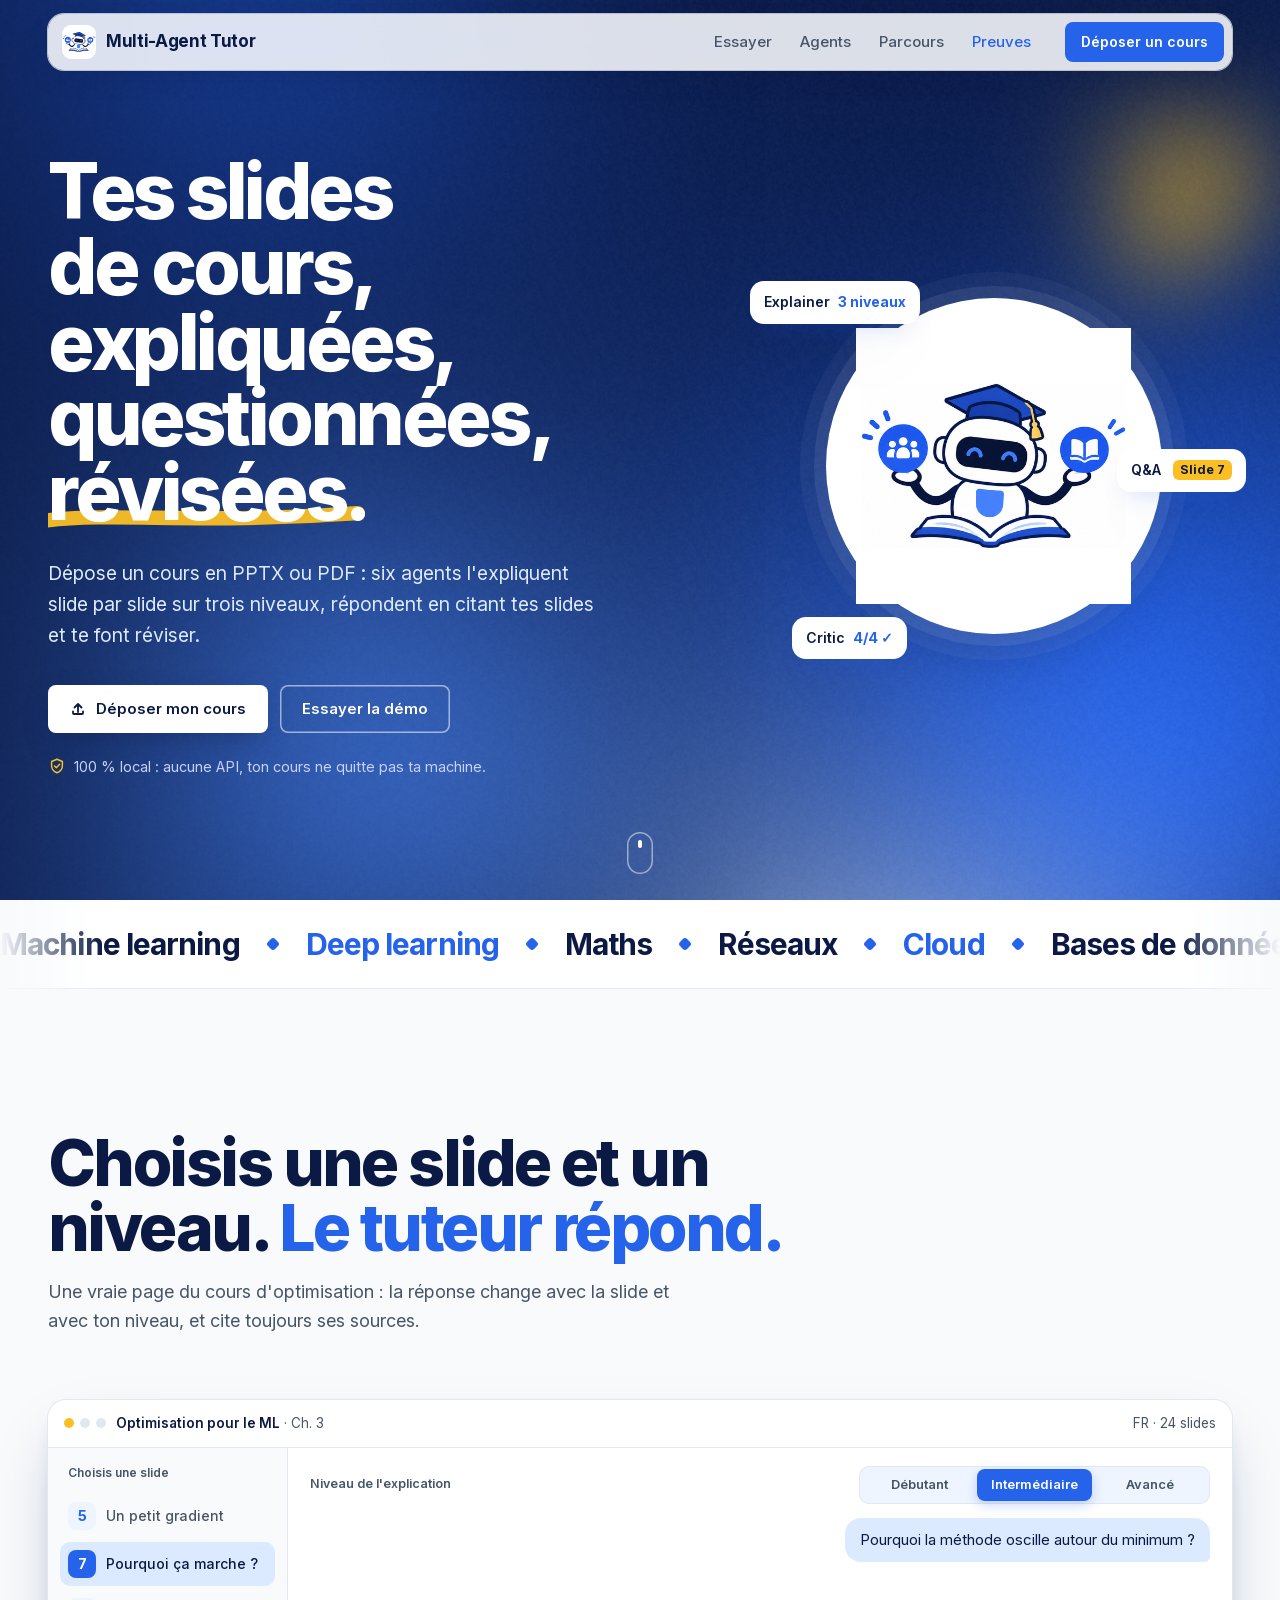
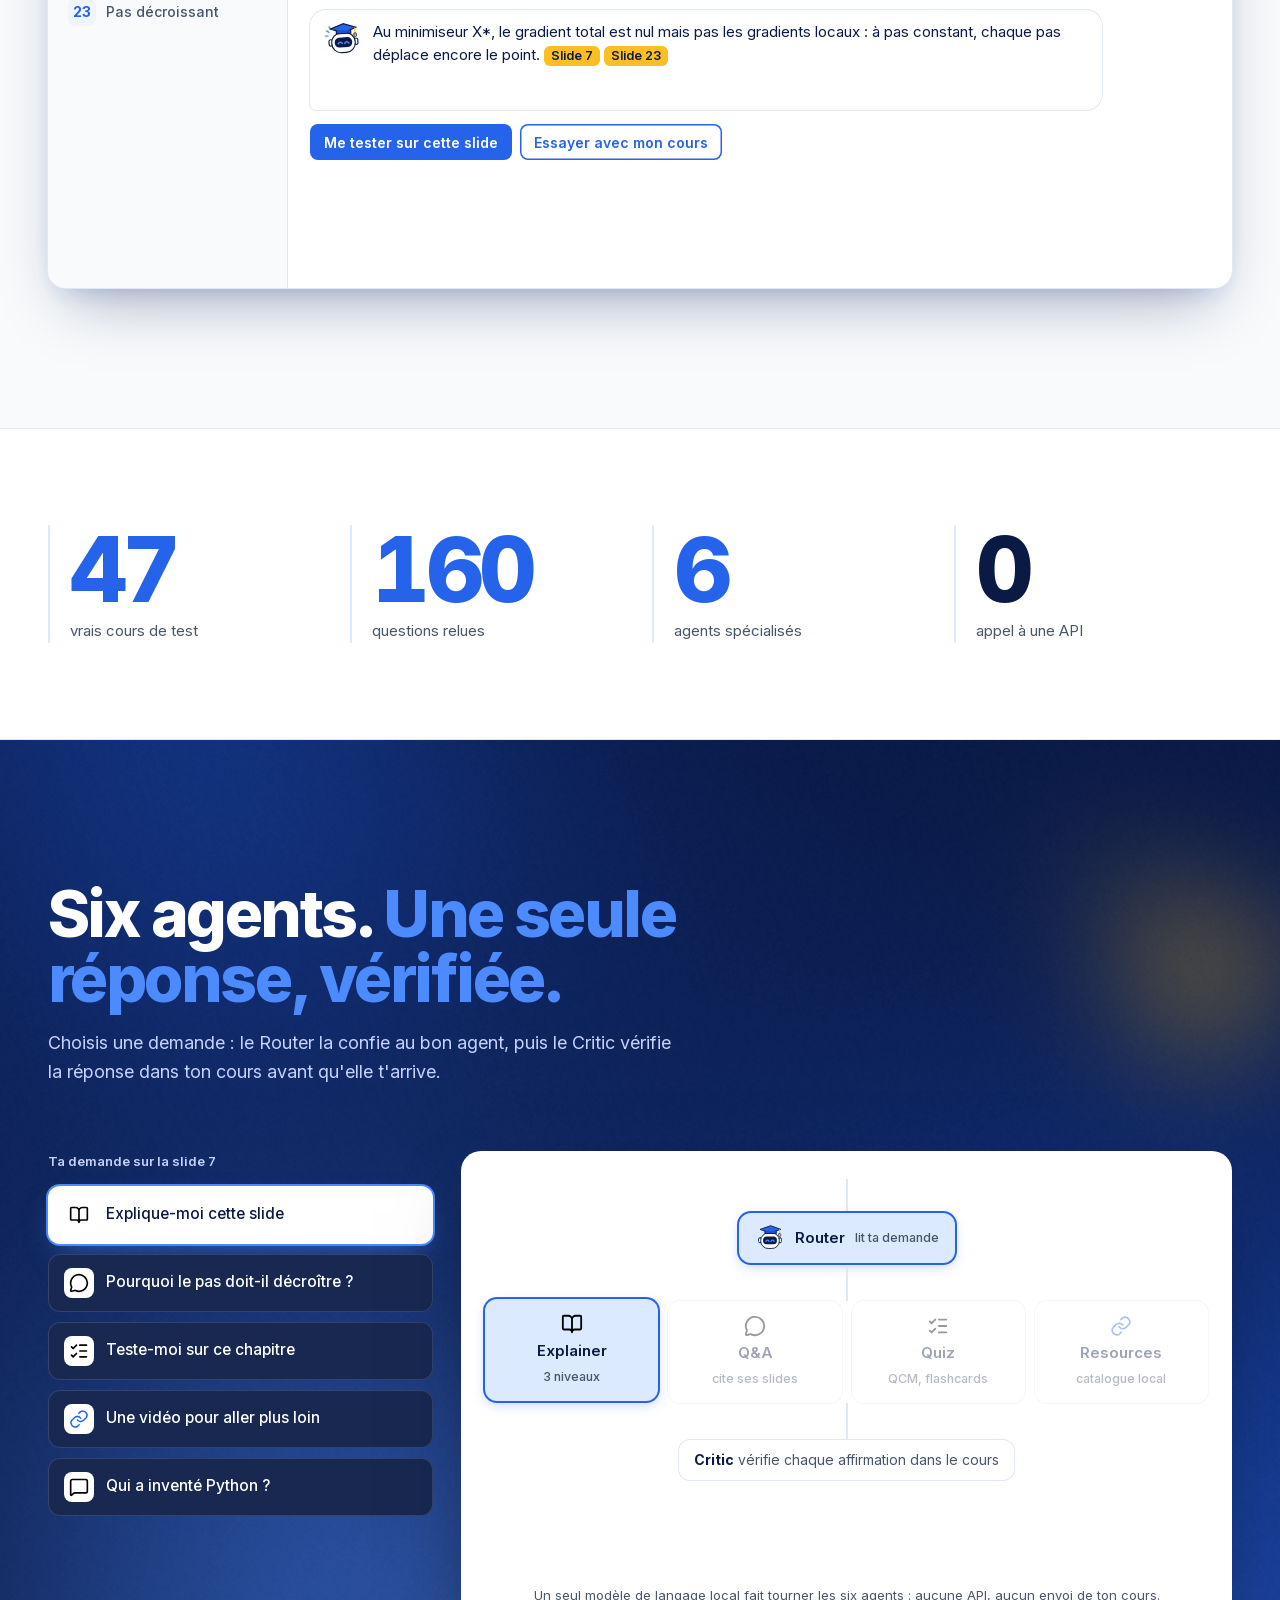
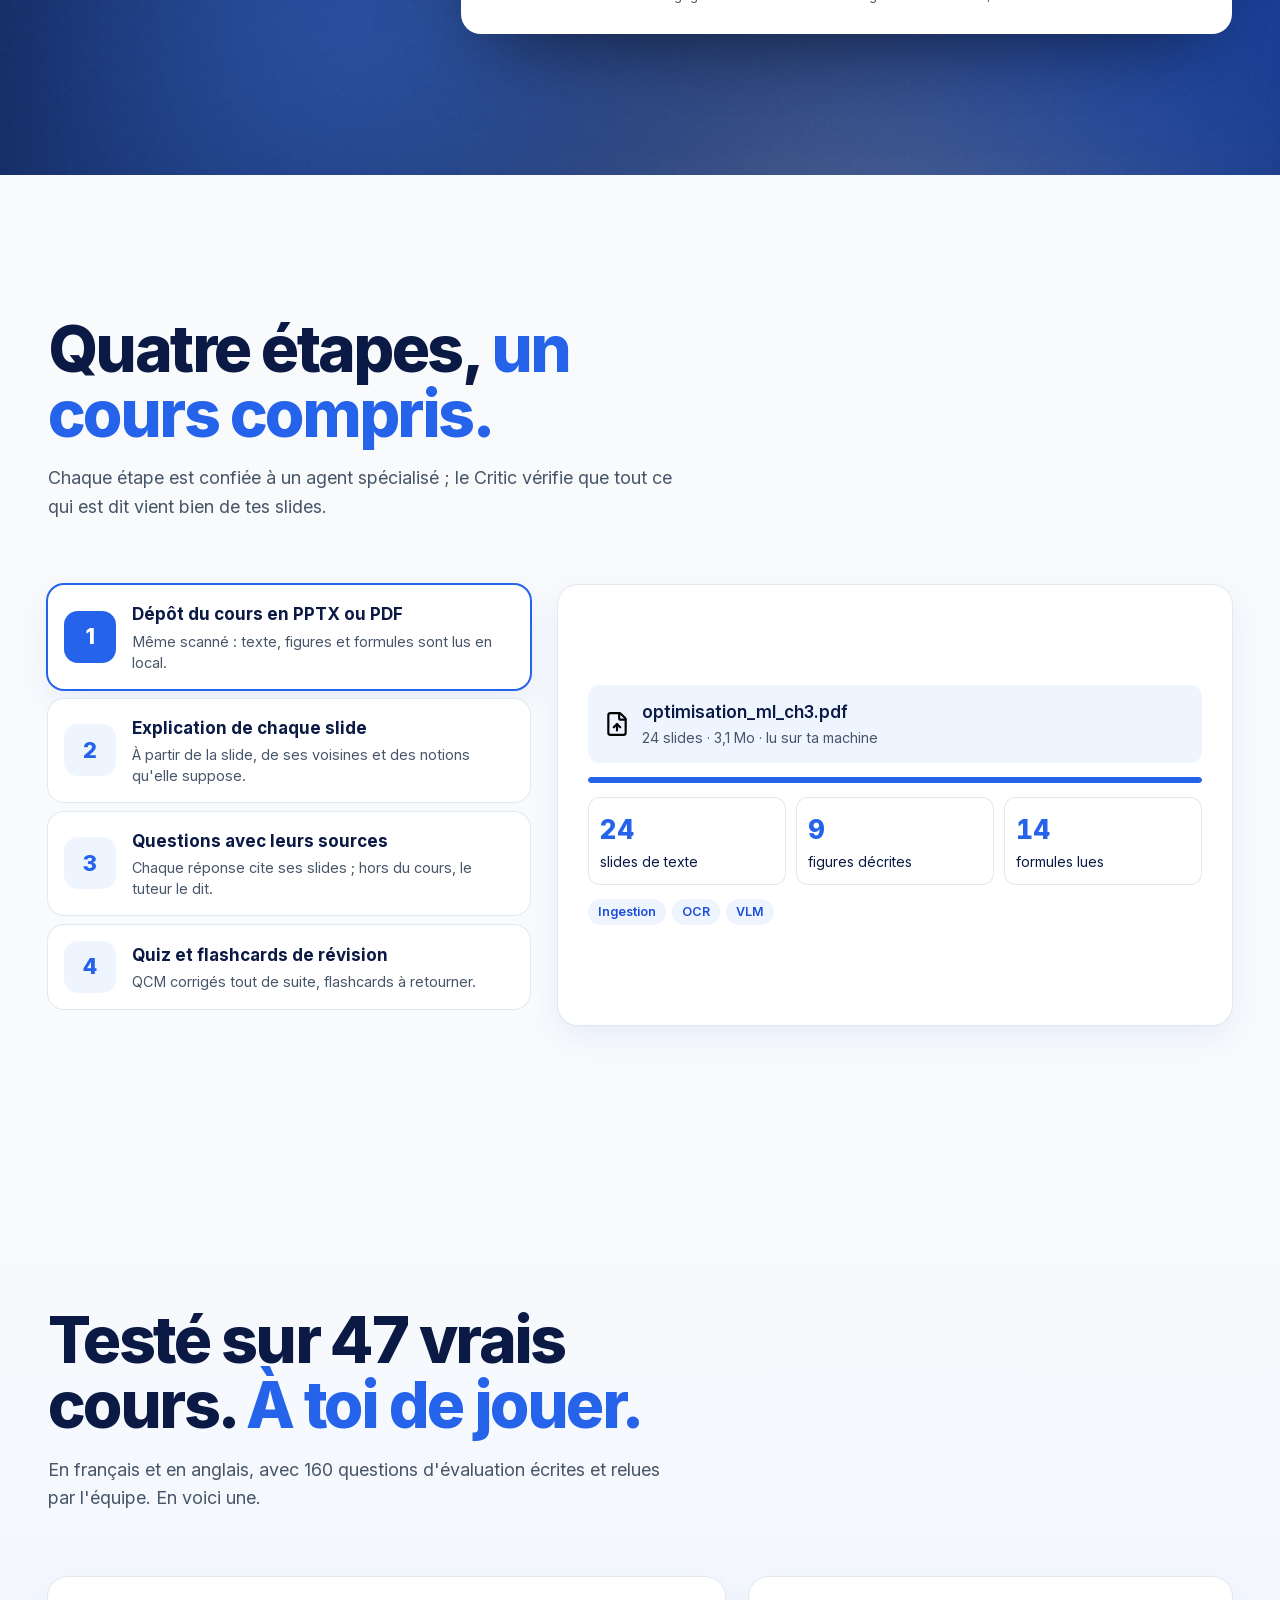
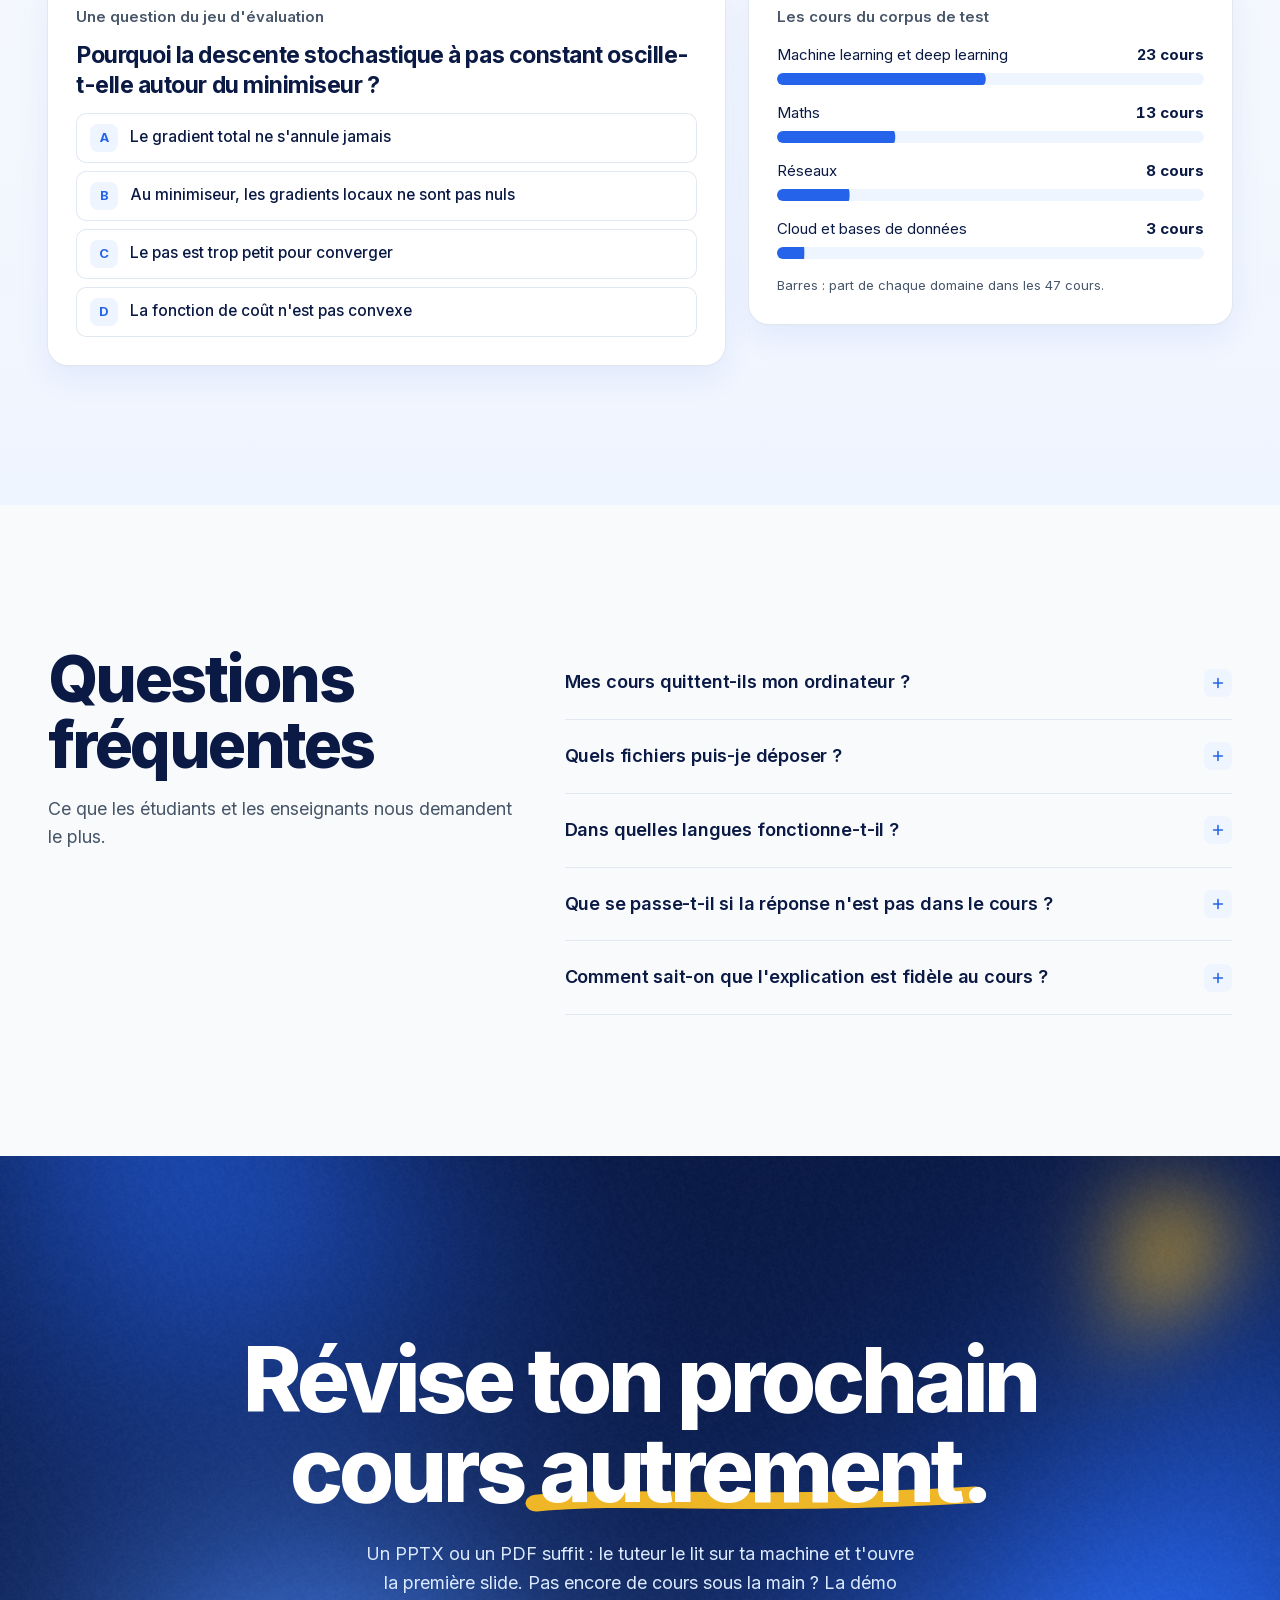
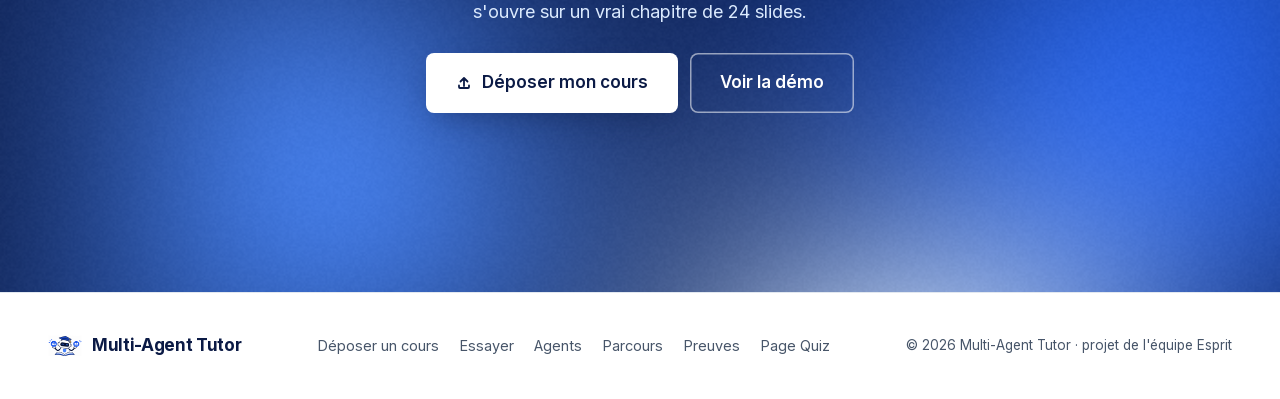
<file: docs/maquettes/accueil/index.html>
<!doctype html>
<html lang="fr">
<head>
<meta charset="utf-8">
<meta name="viewport" content="width=device-width, initial-scale=1, viewport-fit=cover">
<title>Multi-Agent Tutor : tuteur IA pour réviser tes slides de cours</title>
<meta name="description" content="Dépose les slides d'un cours en PPTX ou PDF : six agents l'expliquent slide par slide sur trois niveaux, répondent en citant tes slides et te font réviser. Tout tourne en local.">
<meta property="og:type" content="website">
<meta property="og:title" content="Multi-Agent Tutor : tuteur IA pour réviser tes slides de cours">
<meta property="og:description" content="Explications sur trois niveaux, réponses sourcées et quiz, à partir de tes propres slides. Tout tourne en local.">
<meta property="og:image" content="img/page-cours.png">
<meta name="twitter:card" content="summary_large_image">
<meta name="theme-color" content="#0B1A45">
<link rel="icon" href="img/logo-icone.png" type="image/png">
<link rel="preload" href="fonts/inter-latin.woff2" as="font" type="font/woff2" crossorigin>
<link rel="stylesheet" href="accueil.css">
<script>document.documentElement.classList.add("js")</script>
</head>
<body>
<a class="evitement" href="#contenu">Aller au contenu</a>

<header class="nav" data-nav>
  <div class="nav__pilule">
    <a class="nav__logo" href="#haut" aria-label="Multi-Agent Tutor, haut de page"><img src="img/logo-icone.png" alt="" width="34" height="34"><span>Multi-Agent Tutor</span></a>
    <nav class="nav__liens" aria-label="Principal">
      <a href="#essai">Essayer</a>
      <a href="#agents">Agents</a>
      <a href="#parcours">Parcours</a>
      <a href="#preuves">Preuves</a>
    </nav>
    <a class="bouton bouton--petit" href="../depot.html">Déposer un cours</a>
  </div>
</header>

<main id="contenu">
  <!-- 1. Hero : dégradé vivant, titre en trois temps, surligneur jaune -->
  <section class="hero" id="haut" aria-labelledby="hero-titre">
    <canvas class="degrade" data-degrade aria-hidden="true"></canvas>
    <div class="hero__voile" aria-hidden="true"></div>
    <div class="conteneur hero__grille">
      <div class="hero__texte">
        <h1 id="hero-titre" class="hero__titre">
          <span class="ligne"><span>Tes slides de cours,</span></span>
          <span class="ligne"><span>expliquées, questionnées,</span></span>
          <span class="ligne"><span class="surligne">révisées.<svg viewBox="0 0 300 24" preserveAspectRatio="none" aria-hidden="true"><path d="M4 16 C 70 8, 150 20, 296 9"/></svg></span></span>
        </h1>
        <p class="hero__chapo">Dépose un cours en PPTX ou PDF : six agents l'expliquent slide par slide sur trois niveaux, répondent en citant tes slides et te font réviser.</p>
        <div class="hero__actions">
          <a class="bouton bouton--clair aimant" href="../depot.html"><svg viewBox="0 0 16 16" aria-hidden="true"><path d="M8 11V3M4.5 6.5 8 3l3.5 3.5M3 10.5v1.5a1 1 0 0 0 1 1h8a1 1 0 0 0 1-1v-1.5"/></svg><span>Déposer mon cours</span></a>
          <a class="bouton bouton--contour" href="../cours.html">Essayer la démo</a>
        </div>
        <p class="hero__local"><svg viewBox="0 0 20 20" aria-hidden="true"><path d="M10 2.5l6 2.5v4.5c0 4-2.7 6.9-6 8-3.3-1.1-6-4-6-8V5z"/><path d="M7.2 10l2 2 3.8-4"/></svg>100 % local : aucune API, ton cours ne quitte pas ta machine.</p>
      </div>
      <div class="hero__mascotte" aria-hidden="true">
        <div class="mascotte-badge" data-parallaxe><img src="img/logo-icone.png" alt="" width="512" height="512" fetchpriority="high"></div>
        <span class="bulle bulle--1" data-parallaxe="0.6">Explainer <b>3 niveaux</b></span>
        <span class="bulle bulle--2" data-parallaxe="1.3">Q&amp;A <b class="cite">Slide 7</b></span>
        <span class="bulle bulle--3" data-parallaxe="0.9">Critic <b>4/4 ✓</b></span>
      </div>
    </div>
    <a class="hero__defiler" href="#essai" aria-label="Descendre vers la démonstration"><span></span></a>
  </section>

  <!-- 2. Bandeau des matières du corpus -->
  <div class="bandeau" aria-label="Matières du corpus de test">
    <div class="bandeau__piste">
      <ul>
        <li>Machine learning</li><li>Deep learning</li><li>Maths</li><li>Réseaux</li><li>Cloud</li><li>Bases de données</li><li>Français</li><li>English</li><li>العربية</li>
      </ul>
      <ul aria-hidden="true">
        <li>Machine learning</li><li>Deep learning</li><li>Maths</li><li>Réseaux</li><li>Cloud</li><li>Bases de données</li><li>Français</li><li>English</li><li>العربية</li>
      </ul>
    </div>
  </div>

  <!-- 3. Le tuteur, jouable -->
  <section class="section" id="essai" aria-labelledby="essai-titre">
    <div class="conteneur">
      <div class="entete revele">
        <h2 id="essai-titre">Choisis une slide et un niveau. <span class="accent">Le tuteur répond.</span></h2>
        <p>Une vraie page du cours d'optimisation : la réponse change avec la slide et avec ton niveau, et cite toujours ses sources.</p>
      </div>
      <div class="scene-tuteur" data-incline>
        <div class="tw" data-tuteur>
          <div class="tw__bar"><span class="tw__dots" aria-hidden="true"><i></i><i></i><i></i></span><span><b>Optimisation pour le ML</b> · Ch. 3</span><span class="sp"></span><span>FR · 24 slides</span></div>
          <div class="tw__body">
            <div class="tw__slides" role="group" aria-label="Choisir une slide">
              <p>Choisis une slide</p>
              <button class="tw__slide" type="button" data-slide="5" aria-pressed="false"><b>5</b><span>Un petit gradient</span></button>
              <button class="tw__slide" type="button" data-slide="7" aria-pressed="true"><b>7</b><span>Pourquoi ça marche ?</span></button>
              <button class="tw__slide" type="button" data-slide="23" aria-pressed="false"><b>23</b><span>Pas décroissant</span></button>
            </div>
            <div class="tw__chat">
              <div class="tw__outils">
                <span id="niveau-l">Niveau de l'explication</span>
                <div class="niveaux" role="group" aria-labelledby="niveau-l">
                  <span class="curseur" aria-hidden="true"></span>
                  <button type="button" data-niveau="debutant" aria-pressed="false">Débutant</button>
                  <button type="button" data-niveau="intermediaire" aria-pressed="true">Intermédiaire</button>
                  <button type="button" data-niveau="avance" aria-pressed="false">Avancé</button>
                </div>
              </div>
              <div class="msg msg--moi">Pourquoi la méthode oscille autour du minimum ?</div>
              <div class="outil" hidden>Recherche dans les slides du chapitre 3</div>
              <div class="msg msg--tuteur" data-mascotte aria-live="polite"><div><span class="ecrit">Au minimiseur X*, le gradient total est nul mais pas les gradients locaux : à pas constant, chaque pas déplace encore le point.</span><span class="sources"><span class="cite">Slide 7</span><span class="cite">Slide 23</span></span></div></div>
              <div class="acts"><a href="../quiz.html">Me tester sur cette slide</a><a class="acts__second" href="../depot.html">Essayer avec mon cours</a></div>
            </div>
          </div>
        </div>
      </div>
    </div>
  </section>

  <!-- 4. Les chiffres, qui comptent à l'arrivée -->
  <section class="chiffres" aria-label="Le projet en chiffres">
    <div class="conteneur chiffres__ligne">
      <p><b data-compte="47">47</b><span>vrais cours de test</span></p>
      <p><b data-compte="160">160</b><span>questions relues</span></p>
      <p><b data-compte="6">6</b><span>agents spécialisés</span></p>
      <p><b data-compte="0">0</b><span>appel à une API</span></p>
    </div>
  </section>

  <!-- 5. Les agents (bande marine) -->
  <section class="section section--marine" id="agents" aria-labelledby="agents-titre">
    <canvas class="degrade degrade--doux" data-degrade aria-hidden="true"></canvas>
    <div class="conteneur">
      <div class="entete revele">
        <h2 id="agents-titre">Six agents. <span class="accent">Une seule réponse, vérifiée.</span></h2>
        <p>Choisis une demande : le Router la confie au bon agent, puis le Critic vérifie la réponse dans ton cours avant qu'elle t'arrive.</p>
      </div>
      <div class="routeur" data-routeur>
        <div class="demandes" role="group" aria-label="Demandes d'exemple">
          <p>Ta demande sur la slide 7</p>
          <button class="demande" type="button" data-route="explainer" aria-pressed="false"><img src="assets/icons/ui-book-open.svg" alt="" width="20" height="20">Explique-moi cette slide</button>
          <button class="demande" type="button" data-route="qa" aria-pressed="false"><img src="assets/icons/ui-message-circle.svg" alt="" width="20" height="20">Pourquoi le pas doit-il décroître ?</button>
          <button class="demande" type="button" data-route="quiz" aria-pressed="false"><img src="assets/icons/ui-list-checks.svg" alt="" width="20" height="20">Teste-moi sur ce chapitre</button>
          <button class="demande" type="button" data-route="resources" aria-pressed="false"><svg width="20" height="20" viewBox="0 0 24 24" fill="none" stroke="currentColor" stroke-width="1.8" stroke-linecap="round" stroke-linejoin="round" aria-hidden="true"><path d="M10 13a5 5 0 0 0 7.5.5l3-3a5 5 0 0 0-7-7l-1.7 1.7"/><path d="M14 11a5 5 0 0 0-7.5-.5l-3 3a5 5 0 0 0 7 7l1.7-1.7"/></svg>Une vidéo pour aller plus loin</button>
          <button class="demande" type="button" data-route="refus" aria-pressed="false"><img src="assets/icons/ui-message-square.svg" alt="" width="20" height="20">Qui a inventé Python ?</button>
        </div>
        <div class="flux" aria-live="polite">
          <div class="lien" aria-hidden="true"><i></i></div>
          <div class="noeud noeud--router" data-mascotte>Router <small>lit ta demande</small></div>
          <div class="lien" aria-hidden="true"><i></i></div>
          <div class="agents4">
            <div class="noeud" data-agent="explainer"><img src="assets/icons/ui-book-open.svg" alt="" width="22" height="22">Explainer<small>3 niveaux</small></div>
            <div class="noeud" data-agent="qa"><img src="assets/icons/ui-message-circle.svg" alt="" width="22" height="22">Q&amp;A<small>cite ses slides</small></div>
            <div class="noeud" data-agent="quiz"><img src="assets/icons/ui-list-checks.svg" alt="" width="22" height="22">Quiz<small>QCM, flashcards</small></div>
            <div class="noeud" data-agent="resources"><svg width="22" height="22" viewBox="0 0 24 24" fill="none" stroke="#2563EB" stroke-width="1.8" stroke-linecap="round" stroke-linejoin="round" aria-hidden="true"><path d="M10 13a5 5 0 0 0 7.5.5l3-3a5 5 0 0 0-7-7l-1.7 1.7"/><path d="M14 11a5 5 0 0 0-7.5-.5l-3 3a5 5 0 0 0 7 7l1.7-1.7"/></svg>Resources<small>catalogue local</small></div>
          </div>
          <div class="lien" aria-hidden="true"><i></i></div>
          <div class="critic"><span><b>Critic</b> vérifie chaque affirmation dans le cours</span></div>
          <div class="sortie cache"></div>
          <p class="local">Un seul modèle de langage local fait tourner les six agents : aucune API, aucun envoi de ton cours.</p>
        </div>
      </div>
    </div>
  </section>

  <!-- 6. Le parcours -->
  <section class="section" id="parcours" aria-labelledby="parcours-titre">
    <div class="conteneur">
      <div class="entete revele">
        <h2 id="parcours-titre">Quatre étapes, <span class="accent">un cours compris.</span></h2>
        <p>Chaque étape est confiée à un agent spécialisé ; le Critic vérifie que tout ce qui est dit vient bien de tes slides.</p>
      </div>
      <div class="parcours">
        <div class="etapes" role="tablist" aria-label="Étapes du parcours" aria-orientation="vertical" data-parcours>
          <button class="etape projecteur" type="button" role="tab" id="t-depot" aria-controls="v-depot" aria-selected="true"><span class="num">1</span><span><strong class="t">Dépôt du cours en PPTX ou PDF</strong><span class="d">Même scanné : texte, figures et formules sont lus en local.</span></span></button>
          <button class="etape projecteur" type="button" role="tab" id="t-expl" aria-controls="v-expl" aria-selected="false" tabindex="-1"><span class="num">2</span><span><strong class="t">Explication de chaque slide</strong><span class="d">À partir de la slide, de ses voisines et des notions qu'elle suppose.</span></span></button>
          <button class="etape projecteur" type="button" role="tab" id="t-qa" aria-controls="v-qa" aria-selected="false" tabindex="-1"><span class="num">3</span><span><strong class="t">Questions avec leurs sources</strong><span class="d">Chaque réponse cite ses slides ; hors du cours, le tuteur le dit.</span></span></button>
          <button class="etape projecteur" type="button" role="tab" id="t-quiz" aria-controls="v-quiz" aria-selected="false" tabindex="-1"><span class="num">4</span><span><strong class="t">Quiz et flashcards de révision</strong><span class="d">QCM corrigés tout de suite, flashcards à retourner.</span></span></button>
        </div>
        <div class="scene">
          <div class="scene__vue" id="v-depot" role="tabpanel" aria-labelledby="t-depot">
            <div class="fichier"><img src="assets/icons/ui-file-up.svg" alt="" width="26" height="26"><span>optimisation_ml_ch3.pdf<small>24 slides · 3,1 Mo · lu sur ta machine</small></span></div>
            <div class="barre" aria-hidden="true"><i></i></div>
            <div class="lu"><div><b>24</b>slides de texte</div><div><b>9</b>figures décrites</div><div><b>14</b>formules lues</div></div>
            <div class="agents-cites"><span>Ingestion</span><span>OCR</span><span>VLM</span></div>
          </div>
          <div class="scene__vue" id="v-expl" role="tabpanel" aria-labelledby="t-expl" hidden>
            <dl class="rubriques">
              <div class="rubrique"><dt>Idée clé</dt><dd>À pas constant, la méthode oscille autour du minimum.<span class="cite">Slide 7</span></dd></div>
              <div class="rubrique"><dt>Explication</dt><dd>Le gradient total s'annule en X*, mais pas les gradients locaux.</dd></div>
              <div class="rubrique"><dt>Exemple</dt><dd>Deux exemples tirent à gauche, un à droite : le point bouge encore.</dd></div>
              <div class="rubrique"><dt>Lien slide 6</dt><dd>On reprend le pas constant présenté juste avant.<span class="cite">Slide 6</span></dd></div>
              <div class="rubrique"><dt>À retenir</dt><dd><span class="retenir">Pas constant = convergence vers un voisinage de X*</span></dd></div>
            </dl>
            <div class="agents-cites"><span>Explainer</span><span>Critic</span></div>
          </div>
          <div class="scene__vue" id="v-qa" role="tabpanel" aria-labelledby="t-qa" hidden>
            <div class="msg msg--moi">Pourquoi faire décroître le pas ?</div>
            <div class="msg msg--tuteur" data-mascotte><div>Avec un pas qui décroît, le bruit des gradients locaux s'atténue et l'itéré converge vers X*.<span class="cite">Slide 23</span><span class="cite">Slide 7</span></div></div>
            <div class="msg msg--moi">Et qui a inventé Python ?</div>
            <div class="refus"><img src="assets/icons/ui-message-circle.svg" alt="" width="20" height="20">L'information n'est pas dans le cours.</div>
            <div class="agents-cites"><span>Q&amp;A</span><span>Critic</span></div>
          </div>
          <div class="scene__vue" id="v-quiz" role="tabpanel" aria-labelledby="t-quiz" hidden>
            <button class="flashcard" type="button" aria-pressed="false" aria-label="Flashcard : clique pour voir la réponse">
              <span class="flashcard__in">
                <span class="flashcard__face flashcard__face--recto"><small>Recto · slide 23</small>Quelles conditions sur le pas αₖ ?</span>
                <span class="flashcard__face flashcard__face--dos"><small>Verso</small>Σαₖ = ∞ et Σαₖ² &lt; ∞, par exemple αₖ = 1/k.</span>
              </span>
            </button>
            <p class="indice">Clique sur la carte pour la retourner.</p>
            <div class="agents-cites"><span>Quiz</span><span>Resources</span></div>
          </div>
        </div>
      </div>
    </div>
  </section>

  <!-- 7. Preuves : une question du jeu d'évaluation, à jouer -->
  <section class="section section--ciel" id="preuves" aria-labelledby="preuves-titre">
    <div class="conteneur">
      <div class="entete revele">
        <h2 id="preuves-titre">Testé sur 47 vrais cours. <span class="accent">À toi de jouer.</span></h2>
        <p>En français et en anglais, avec 160 questions d'évaluation écrites et relues par l'équipe. En voici une.</p>
      </div>
      <div class="preuves">
        <article class="carte qcm projecteur" data-qcm>
          <h3>Une question du jeu d'évaluation</h3>
          <p class="q" id="qcm-q">Pourquoi la descente stochastique à pas constant oscille-t-elle autour du minimiseur ?</p>
          <div class="qcm__choix" role="group" aria-labelledby="qcm-q">
            <button class="choix" type="button" data-juste="false"><span class="lettre">A</span>Le gradient total ne s'annule jamais<svg class="verdict verdict--non" viewBox="0 0 20 20" aria-label="Faux"><path d="M5.5 5.5l9 9M14.5 5.5l-9 9"/></svg><svg class="verdict verdict--ok" viewBox="0 0 20 20" aria-label="Juste"><path d="M4.5 10.5l3.5 3.5 7.5-8"/></svg></button>
            <button class="choix" type="button" data-juste="true"><span class="lettre">B</span>Au minimiseur, les gradients locaux ne sont pas nuls<svg class="verdict verdict--non" viewBox="0 0 20 20" aria-label="Faux"><path d="M5.5 5.5l9 9M14.5 5.5l-9 9"/></svg><svg class="verdict verdict--ok" viewBox="0 0 20 20" aria-label="Juste"><path d="M4.5 10.5l3.5 3.5 7.5-8"/></svg></button>
            <button class="choix" type="button" data-juste="false"><span class="lettre">C</span>Le pas est trop petit pour converger<svg class="verdict verdict--non" viewBox="0 0 20 20" aria-label="Faux"><path d="M5.5 5.5l9 9M14.5 5.5l-9 9"/></svg><svg class="verdict verdict--ok" viewBox="0 0 20 20" aria-label="Juste"><path d="M4.5 10.5l3.5 3.5 7.5-8"/></svg></button>
            <button class="choix" type="button" data-juste="false"><span class="lettre">D</span>La fonction de coût n'est pas convexe<svg class="verdict verdict--non" viewBox="0 0 20 20" aria-label="Faux"><path d="M5.5 5.5l9 9M14.5 5.5l-9 9"/></svg><svg class="verdict verdict--ok" viewBox="0 0 20 20" aria-label="Juste"><path d="M4.5 10.5l3.5 3.5 7.5-8"/></svg></button>
          </div>
          <div class="retour" data-mascotte role="status" hidden><p></p></div>
          <button class="rejouer" type="button" hidden>Réessayer</button>
        </article>
        <article class="carte projecteur">
          <h3>Les cours du corpus de test</h3>
          <div class="corpus">
            <div class="corpus__ligne" style="--part: .489"><div><span>Machine learning et deep learning</span><b>23 cours</b></div><div class="corpus__barre" aria-hidden="true"><i></i></div></div>
            <div class="corpus__ligne" style="--part: .277"><div><span>Maths</span><b>13 cours</b></div><div class="corpus__barre" aria-hidden="true"><i></i></div></div>
            <div class="corpus__ligne" style="--part: .170"><div><span>Réseaux</span><b>8 cours</b></div><div class="corpus__barre" aria-hidden="true"><i></i></div></div>
            <div class="corpus__ligne" style="--part: .064"><div><span>Cloud et bases de données</span><b>3 cours</b></div><div class="corpus__barre" aria-hidden="true"><i></i></div></div>
            <p class="corpus__note">Barres : part de chaque domaine dans les 47 cours.</p>
          </div>
        </article>
      </div>
    </div>
  </section>

  <!-- 8. Questions -->
  <section class="section" id="questions" aria-labelledby="questions-titre">
    <div class="conteneur faq-grille">
      <div class="entete revele">
        <h2 id="questions-titre">Questions fréquentes</h2>
        <p>Ce que les étudiants et les enseignants nous demandent le plus.</p>
      </div>
      <div class="faq">
        <details><summary>Mes cours quittent-ils mon ordinateur ?</summary><p>Non. Le modèle de langage, la lecture des slides, la recherche et la voix tournent en local ; aucun service en ligne n'est appelé.</p></details>
        <details><summary>Quels fichiers puis-je déposer ?</summary><p>Des présentations PPTX et des PDF, y compris des slides scannées : le texte est alors lu par OCR.</p></details>
        <details><summary>Dans quelles langues fonctionne-t-il ?</summary><p>L'interface et les réponses existent en français, en anglais et en arabe, avec une mise en page de droite à gauche pour l'arabe.</p></details>
        <details><summary>Que se passe-t-il si la réponse n'est pas dans le cours ?</summary><p>Le tuteur répond que l'information n'est pas dans ton cours plutôt que d'inventer, et propose une notion proche qu'il peut expliquer.</p></details>
        <details><summary>Comment sait-on que l'explication est fidèle au cours ?</summary><p>L'agent Critic relit chaque réponse et vérifie que ses affirmations sont appuyées par les slides citées. Sinon, la réponse repart vers l'agent avec les corrections, deux fois au plus.</p></details>
      </div>
    </div>
  </section>

  <!-- 9. Fin : grand titre sur le dégradé -->
  <section class="fin" aria-labelledby="fin-titre">
    <canvas class="degrade" data-degrade data-clair="1" aria-hidden="true"></canvas>
    <div class="conteneur fin__contenu">
      <h2 id="fin-titre" class="fin__titre revele">Révise ton prochain cours <span class="surligne surligne--fin">autrement.<svg viewBox="0 0 300 24" preserveAspectRatio="none" aria-hidden="true"><path d="M4 16 C 70 8, 150 20, 296 9"/></svg></span></h2>
      <p class="revele">Un PPTX ou un PDF suffit : le tuteur le lit sur ta machine et t'ouvre la première slide. Pas encore de cours sous la main ? La démo s'ouvre sur un vrai chapitre de 24 slides.</p>
      <div class="fin__actions revele"><a class="bouton bouton--clair bouton--grand aimant" href="../depot.html"><svg viewBox="0 0 16 16" aria-hidden="true"><path d="M8 11V3M4.5 6.5 8 3l3.5 3.5M3 10.5v1.5a1 1 0 0 0 1 1h8a1 1 0 0 0 1-1v-1.5"/></svg><span>Déposer mon cours</span></a><a class="bouton bouton--contour bouton--grand" href="../cours.html">Voir la démo</a></div>
    </div>
  </section>
</main>

<footer class="pied">
  <div class="conteneur pied__grille">
    <a class="nav__logo" href="#haut" aria-label="Multi-Agent Tutor, haut de page"><img src="img/logo-icone.png" alt="" width="34" height="34"><span>Multi-Agent Tutor</span></a>
    <nav aria-label="Pied de page"><a href="../depot.html">Déposer un cours</a><a href="#essai">Essayer</a><a href="#agents">Agents</a><a href="#parcours">Parcours</a><a href="#preuves">Preuves</a><a href="../quiz.html">Page Quiz</a></nav>
    <p>&copy; 2026 Multi-Agent Tutor · projet de l'équipe Esprit</p>
  </div>
</footer>

<nav class="barre-action" aria-label="Action rapide"><a class="bouton" href="../depot.html">Déposer mon cours</a></nav>

<script src="../maquettes.js"></script>
<script src="accueil.js" defer></script>
<script type="module">
  import { monterDegrade } from "./gradient.js";
  document.querySelectorAll("[data-degrade]").forEach(c => monterDegrade(c, { clair: Number(c.dataset.clair || 0) }));
</script>
</body>
</html>
</file>
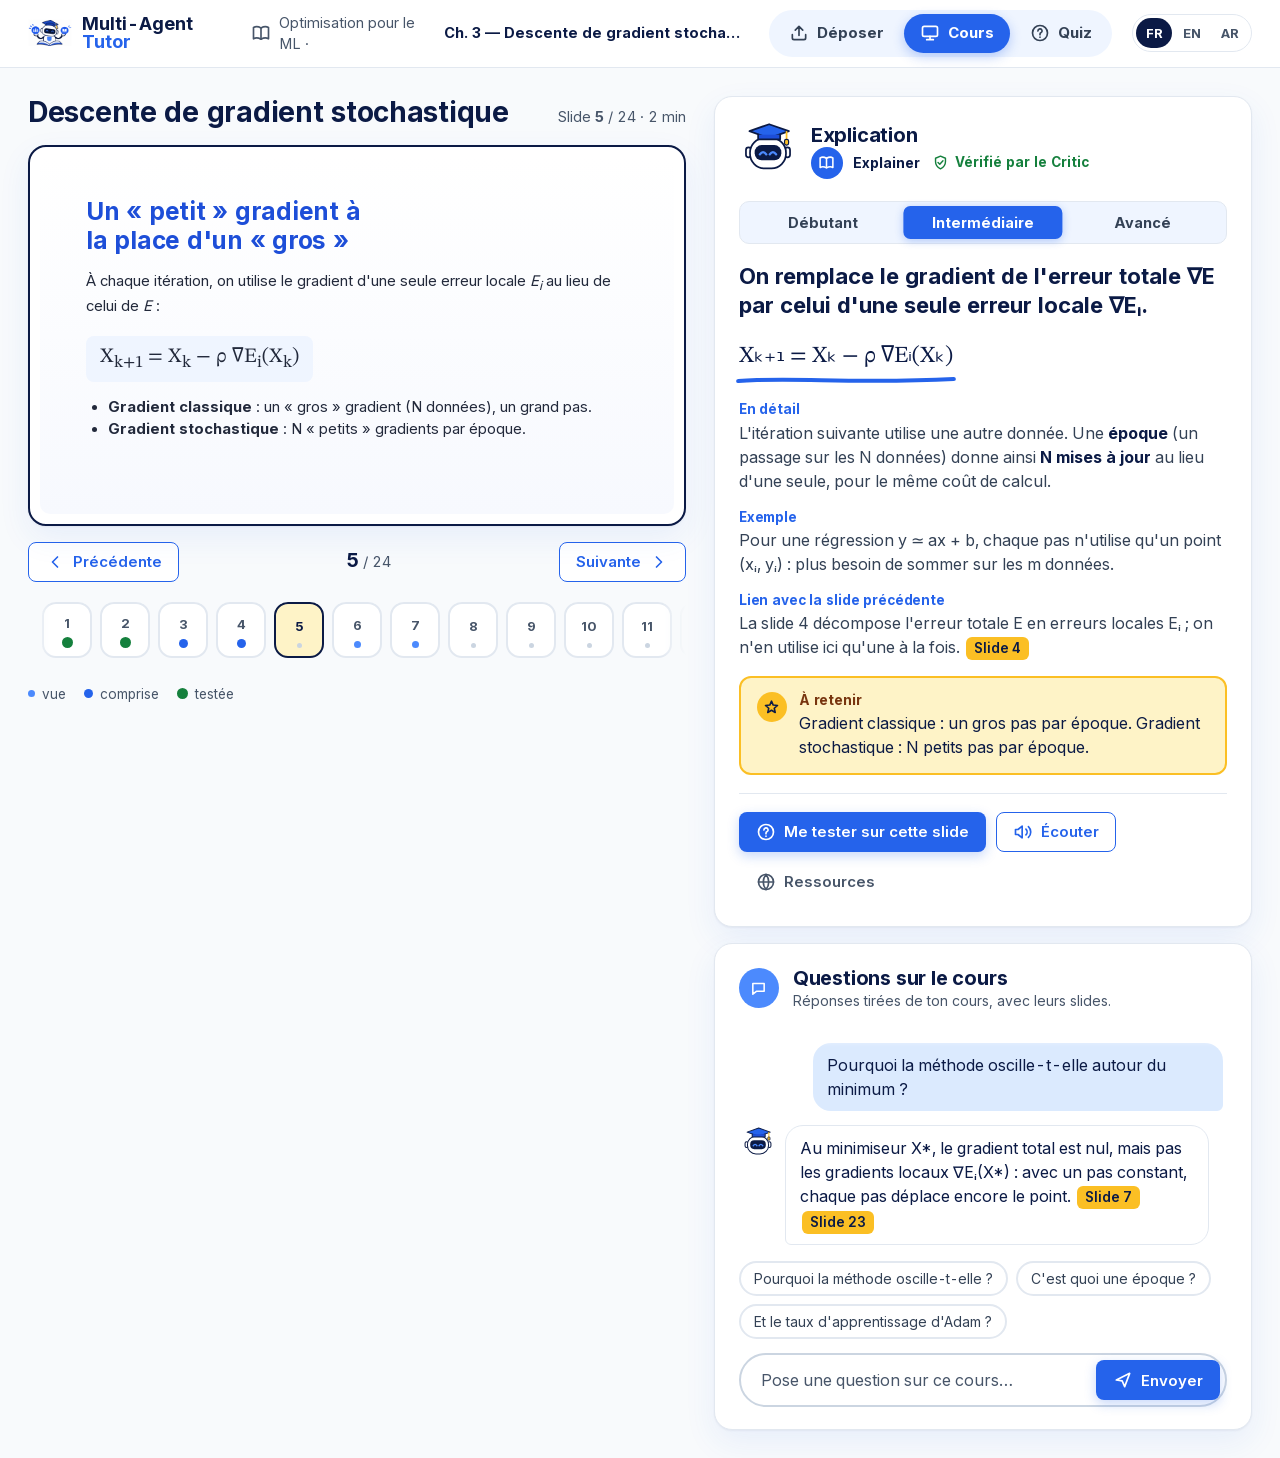
<file: docs/maquettes/cours.html>
<!doctype html>
<html lang="fr" dir="ltr">
<head>
<meta charset="utf-8">
<meta name="viewport" content="width=device-width, initial-scale=1">
<meta name="theme-color" content="#ffffff">
<title>Cours — Multi-Agent Tutor</title>
<link rel="preload" href="fonts/inter-latin.woff2" as="font" type="font/woff2" crossorigin>
<link rel="stylesheet" href="maquettes.css">
</head>
<body>
<svg width="0" height="0" style="position:absolute" aria-hidden="true">
  <symbol id="i-depot" viewBox="0 0 24 24"><path d="M12 15V4M7.5 8.5 12 4l4.5 4.5"/><path d="M4 14v4a2 2 0 0 0 2 2h12a2 2 0 0 0 2-2v-4"/></symbol>
  <symbol id="i-livre" viewBox="0 0 24 24"><path d="M3 5.5C5.5 4 8.5 4 12 6c3.5-2 6.5-2 9-.5V19c-2.5-1.5-5.5-1.5-9 .5-3.5-2-6.5-2-9-.5z"/><path d="M12 6v13.5"/></symbol>
  <symbol id="i-cours" viewBox="0 0 24 24"><rect x="3" y="4" width="18" height="12" rx="2"/><path d="M8 20h8M12 16v4"/></symbol>
  <symbol id="i-quiz" viewBox="0 0 24 24"><circle cx="12" cy="12" r="9"/><path d="M9.5 9.5a2.5 2.5 0 1 1 3.5 2.3c-.6.3-1 .9-1 1.6V14"/><path d="M12 17h.01"/></symbol>
  <symbol id="i-gauche" viewBox="0 0 24 24"><path d="M15 6l-6 6 6 6"/></symbol>
  <symbol id="i-droite" viewBox="0 0 24 24"><path d="M9 6l6 6-6 6"/></symbol>
  <symbol id="i-etoile" viewBox="0 0 24 24"><path d="M12 3l2.4 5.6 6.1.5-4.6 4 1.4 6-5.3-3.2-5.3 3.2 1.4-6-4.6-4 6.1-.5z"/></symbol>
  <symbol id="i-bouclier" viewBox="0 0 24 24"><path d="M12 3l7 3v5c0 4.5-3 8-7 10-4-2-7-5.5-7-10V6z"/><path d="M8.5 12l2.5 2.5 4.5-5"/></symbol>
  <symbol id="i-son" viewBox="0 0 24 24"><path d="M11 5L6 9H3v6h3l5 4z"/><path d="M15.5 8.5a5 5 0 0 1 0 7M18.5 5.5a9 9 0 0 1 0 13"/></symbol>
  <symbol id="i-monde" viewBox="0 0 24 24"><circle cx="12" cy="12" r="9"/><path d="M3 12h18M12 3a14 14 0 0 1 0 18M12 3a14 14 0 0 0 0 18"/></symbol>
  <symbol id="i-bulle" viewBox="0 0 24 24"><path d="M4 5h16v11H9l-5 4z"/></symbol>
  <symbol id="i-envoyer" viewBox="0 0 24 24"><path d="M4 12l16-8-6 16-3-7z"/></symbol>
  <symbol id="i-etudiants" viewBox="0 0 24 24"><circle cx="12" cy="8" r="3"/><circle cx="5.5" cy="10" r="2.2"/><circle cx="18.5" cy="10" r="2.2"/><path d="M6.5 19c0-3 2.5-5 5.5-5s5.5 2 5.5 5M1.5 18c0-2 1.5-3.5 4-3.5M22.5 18c0-2-1.5-3.5-4-3.5"/></symbol>
</svg>

<header class="barre">
  <a class="marque" href="accueil/index.html" aria-label="Multi-Agent Tutor, accueil"><img src="img/logo-icone.png" alt="" width="44" height="44"><span class="marque-nom">Multi-Agent <b>Tutor</b></span></a>
  <div class="cours-actuel">
    <svg class="icone"><use href="#i-livre"/></svg>
    <span>Optimisation pour le ML ·</span>
    <strong>Ch. 3 — Descente de gradient stochastique</strong>
  </div>
  <nav class="onglets" aria-label="Sections">
    <a href="depot.html"><svg class="icone"><use href="#i-depot"/></svg><span data-t="depot">Déposer</span></a>
    <a href="cours.html" aria-current="page"><svg class="icone"><use href="#i-cours"/></svg><span data-t="cours">Cours</span></a>
    <a href="quiz.html"><svg class="icone"><use href="#i-quiz"/></svg><span data-t="quiz">Quiz</span></a>
  </nav>
  <div class="langues" role="group" aria-label="Langue">
    <button data-lang="fr" aria-pressed="true">FR</button>
    <button data-lang="en" aria-pressed="false">EN</button>
    <button data-lang="ar" aria-pressed="false" aria-label="العربية">AR</button>
  </div>
</header>

<main class="page-cours">
  <!-- Gauche : la slide du cours -->
  <div class="colonne slide-fixe">
    <div class="titre-slide">
      <h1>Descente de gradient stochastique</h1>
      <span class="meta"><span data-t="slide">Slide</span> <b id="numero">5</b> / 24 · 2 min</span>
    </div>
    <div class="cadre-slide" id="cadre">
      <section class="slide" id="slide" aria-live="polite" aria-label="Slide 5"></section>
    </div>
    <div class="navigation">
      <button class="bouton" id="precedente"><svg class="icone miroir"><use href="#i-gauche"/></svg><span data-t="prec">Précédente</span></button>
      <div class="position"><b id="numero-nav">5</b> / 24</div>
      <button class="bouton" id="suivante"><span data-t="suiv">Suivante</span><svg class="icone miroir"><use href="#i-droite"/></svg></button>
    </div>
    <div class="bande" id="bande" aria-label="Slides du cours"></div>
    <div class="legende" aria-hidden="true">
      <span><i style="width:7px;height:7px;background:var(--bleu-clair)"></i><span data-t="vue">vue</span></span>
      <span><i style="width:9px;height:9px;background:var(--bleu)"></i><span data-t="comprise">comprise</span></span>
      <span><i style="width:11px;height:11px;background:var(--vert)"></i><span data-t="testee">testée</span></span>
    </div>
  </div>

  <!-- Droite : explication puis questions -->
  <div class="colonne">
    <section class="panneau explication" aria-labelledby="titre-explication">
      <div class="tete-panneau">
        <span data-mascotte id="mascotte-explication"></span>
        <div>
          <h2 id="titre-explication" data-t="expl">Explication</h2>
          <div class="sous">
            <span class="agent"><span class="disque"><svg class="icone"><use href="#i-livre"/></svg></span>Explainer</span>
            <span class="verifie"><svg class="icone"><use href="#i-bouclier"/></svg><span data-t="verifie">Vérifié par le Critic</span></span>
          </div>
        </div>
      </div>
      <div class="niveaux" role="group" aria-label="Niveau">
        <span class="curseur" id="curseur"></span>
        <button data-niveau="debutant" aria-pressed="false" data-t="debutant">Débutant</button>
        <button data-niveau="intermediaire" aria-pressed="true" data-t="intermediaire">Intermédiaire</button>
        <button data-niveau="avance" aria-pressed="false" data-t="avance">Avancé</button>
      </div>
      <div class="contenu" id="contenu" aria-live="polite"></div>
      <div class="actions">
        <a class="bouton principal" href="quiz.html"><svg class="icone"><use href="#i-quiz"/></svg><span data-t="tester">Me tester sur cette slide</span></a>
        <button class="bouton"><svg class="icone"><use href="#i-son"/></svg><span data-t="ecouter">Écouter</span></button>
        <button class="bouton discret"><svg class="icone"><use href="#i-monde"/></svg><span data-t="ress">Ressources</span></button>
      </div>
    </section>

    <section class="panneau questions" aria-labelledby="titre-questions">
      <div class="tete-panneau">
        <span class="disque clair" style="width:40px;height:40px"><svg class="icone"><use href="#i-bulle"/></svg></span>
        <div>
          <h2 id="titre-questions" data-t="questions">Questions sur le cours</h2>
          <div class="sous" data-t="sous-questions">Réponses tirées de ton cours, avec leurs slides.</div>
        </div>
      </div>
      <div class="fil" id="fil" aria-live="polite"></div>
      <div class="suggestions" id="suggestions">
        <button>Pourquoi la méthode oscille-t-elle ?</button>
        <button>C'est quoi une époque ?</button>
        <button>Et le taux d'apprentissage d'Adam ?</button>
      </div>
      <form class="saisie" id="formulaire">
        <input type="text" id="question" data-ph="ph" placeholder="Pose une question sur ce cours…" aria-label="Ta question" autocomplete="off">
        <button class="bouton principal" type="submit"><svg class="icone miroir"><use href="#i-envoyer"/></svg><span data-t="envoyer">Envoyer</span></button>
      </form>
    </section>
  </div>
</main>

<!-- Mobile : l'action principale reste à portée de pouce -->
<nav class="barre-mobile" aria-label="Actions">
  <a class="bouton principal" href="quiz.html"><svg class="icone"><use href="#i-quiz"/></svg><span data-t="tester-court">Me tester</span></a>
  <a class="bouton" href="#formulaire"><svg class="icone"><use href="#i-bulle"/></svg><span data-t="demander">Demander</span></a>
</nav>

<script src="maquettes.js"></script>
<script>
  // ---------- Données de démonstration (cours ml_gradient_stochastique_esprit_fr) ----------
  const slides = {
    3: { titre: "Stochastique, mais pourquoi ?", corps: `<p>Pour la régression linéaire sur m données, chaque itération de la descente de gradient demande une <b>somme sur toutes les données</b>.</p><ul><li>Avec des millions de données, ce calcul répété devient très coûteux.</li><li><b>Idée</b> : utiliser à chaque itération une seule donnée, choisie au hasard.</li></ul>` },
    4: { titre: "Erreur totale et erreurs locales", corps: `<p>On mesure la qualité du modèle F par l'erreur totale, somme des erreurs locales :</p><p class="formule-slide">E = Σ E<sub>i</sub>,  E<sub>i</sub> = (y<sub>i</sub> − F(X<sub>i</sub>))²</p>` },
    5: { titre: "Un « petit » gradient à la place d'un « gros »", corps: `<p>À chaque itération, on utilise le gradient d'une seule erreur locale <i>E<sub>i</sub></i> au lieu de celui de <i>E</i> :</p><p class="formule-slide">X<sub>k+1</sub> = X<sub>k</sub> − ρ ∇E<sub>i</sub>(X<sub>k</sub>)</p><ul><li><b>Gradient classique</b> : un « gros » gradient (N données), un grand pas.</li><li><b>Gradient stochastique</b> : N « petits » gradients par époque.</li></ul>` },
    7: { titre: "Pourquoi ça marche ?", corps: `<p>Si l'indice I est tiré uniformément, le gradient stochastique est un <b>estimateur sans biais</b> du gradient :</p><p class="formule-slide">𝔼[∇E<sub>I</sub>(X)] = (1/N) ∇E(X)</p><ul><li>Au minimiseur, ∇E(X*) = 0 mais ∇E<sub>i</sub>(X*) ≠ 0 : à pas constant, la méthode oscille.</li></ul>` },
    13: { titre: "Descente par lots (mini-batch)", corps: `<ul><li><b>K = 1</b> : descente de gradient stochastique ; <b>K = N</b> : descente classique.</li><li>Moyenner sur K données réduit le bruit ; les K gradients se calculent en parallèle (GPU).</li><li>Valeurs usuelles : K = 32, 64, 128 (batch_size).</li></ul>` },
    23: { titre: "Pas constant ou pas décroissant", corps: `<p>Pour converger vers X*, on fait tendre le pas vers 0, mais pas trop vite :</p><p class="formule-slide">Σ ρ<sub>k</sub> = +∞,  Σ ρ<sub>k</sub>² < +∞</p>` }
  };
  const textes = {
    debutant: {
      idee: "Au lieu de regarder toutes les données avant chaque pas, on n'en regarde qu'une seule.",
      formule: "Xₖ₊₁ = Xₖ − ρ ∇Eᵢ(Xₖ)",
      explication: "Imagine descendre une colline dans le brouillard : plutôt que d'interroger mille personnes sur la pente, tu en interroges <strong>une seule</strong> à chaque pas. Chaque conseil est moins précis, mais tu avances bien plus vite.",
      exemple: "Avec un million de photos, la méthode classique les parcourt toutes pour faire un seul pas ; la méthode stochastique fait un million de petits pas dans le même temps.",
      retenir: "Un petit pas par donnée, beaucoup de pas : plus rapide, mais plus « bruité »."
    },
    intermediaire: {
      idee: "On remplace le gradient de l'erreur totale ∇E par celui d'une seule erreur locale ∇Eᵢ.",
      formule: "Xₖ₊₁ = Xₖ − ρ ∇Eᵢ(Xₖ)",
      explication: "L'itération suivante utilise une autre donnée. Une <strong>époque</strong> (un passage sur les N données) donne ainsi <strong>N mises à jour</strong> au lieu d'une seule, pour le même coût de calcul.",
      exemple: "Pour une régression y ≃ ax + b, chaque pas n'utilise qu'un point (xᵢ, yᵢ) : plus besoin de sommer sur les m données.",
      retenir: "Gradient classique : un gros pas par époque. Gradient stochastique : N petits pas par époque."
    },
    avance: {
      idee: "Avec I tiré uniformément, ∇E_I est un estimateur sans biais de (1/N) ∇E.",
      formule: "𝔼[∇E_I(X)] = (1/N) ∇E(X)",
      explication: "En moyenne, un pas stochastique est un pas de descente classique, à l'échelle 1/N près. La <strong>variance</strong> de l'estimateur rend la trajectoire bruitée : au minimiseur, ∇E(X*) = 0 mais ∇Eᵢ(X*) ≠ 0, d'où l'oscillation à pas constant.",
      exemple: "Coût par itération O(1) au lieu de O(N) ; converger vers X* demande Σ ρₖ = ∞ et Σ ρₖ² < ∞.",
      retenir: "Sans biais mais bruité : le pas ρ règle le compromis entre vitesse et précision."
    }
  };
  // Réponses du Q&A (B3) : sourcées, ou refus honnête quand ce n'est pas dans le cours.
  const reponses = [
    { mots: ["oscill", "minimum", "minimis"], texte: "Au minimiseur X*, le gradient total est nul, mais pas les gradients locaux ∇Eᵢ(X*) : avec un pas constant, chaque pas déplace encore le point.", sources: [7, 23] },
    { mots: ["époque", "epoque", "epoch", "itération"], texte: "Une itération est une mise à jour des paramètres ; une époque est un passage complet sur les N données.", sources: [3] },
    { mots: ["lot", "batch", "mini"], texte: "La descente par lots utilise K données par pas : K = 1 donne la descente stochastique, K = N la descente classique.", sources: [13] },
    { mots: ["pas", "décroiss", "ρ", "rho", "converg"], texte: "Pour converger, le pas doit tendre vers 0 sans aller trop vite : Σ ρₖ = +∞ et Σ ρₖ² < +∞.", sources: [23] }
  ];

  const $ = id => document.getElementById(id);
  dessinerMascottes();
  const mascotte = $("mascotte-explication");

  // ---------- Explication à trois niveaux ----------
  const ordre = ["debutant", "intermediaire", "avance"];
  let niveau = "intermediaire";
  function placerCurseur() {
    const i = ordre.indexOf(niveau);
    const sens = document.documentElement.dir === "rtl" ? -1 : 1;
    $("curseur").style.transform = `translateX(${i * 100 * sens}%)`;
    document.querySelectorAll(".niveaux button").forEach(b => b.setAttribute("aria-pressed", b.dataset.niveau === niveau));
  }
  function rendreExplication(trace) {
    const t = textes[niveau];
    $("contenu").innerHTML =
      `<p class="idee">${t.idee}</p>` +
      `<div><span class="formule${trace ? " trace" : ""}">${t.formule}<svg viewBox="0 0 200 10" preserveAspectRatio="none" aria-hidden="true"><path d="M3 6 C 50 2, 110 9, 197 4"/></svg></span></div>` +
      `<div class="bloc"><h3 data-t="h-expl">En détail</h3><p>${t.explication}</p></div>` +
      `<div class="bloc"><h3 data-t="h-ex">Exemple</h3><p>${t.exemple}</p></div>` +
      `<div class="bloc"><h3 data-t="h-lien">Lien avec la slide précédente</h3><p>La slide 4 décompose l'erreur totale E en erreurs locales Eᵢ ; on n'en utilise ici qu'une à la fois. <button class="source" data-slide="4">Slide 4</button></p></div>` +
      `<div class="encadre"><span class="disque"><svg class="icone"><use href="#i-etoile"/></svg></span><div><h3 data-t="h-retenir">À retenir</h3><p>${t.retenir}</p></div></div>`;
    traduire($("contenu"));
  }
  // Changer de niveau = une nouvelle génération de l'agent : la mascotte réfléchit, puis le texte arrive.
  document.querySelectorAll(".niveaux button").forEach(b => b.addEventListener("click", () => {
    if (b.dataset.niveau === niveau) return;
    niveau = b.dataset.niveau;
    placerCurseur();
    $("contenu").classList.add("genere");
    etatMascotte(mascotte, "reflechit");
    clearTimeout(window._gen);
    window._gen = setTimeout(() => {
      rendreExplication(true);
      $("contenu").classList.remove("genere");
      etatMascotte(mascotte, "");
    }, reduireMouvement() ? 150 : 650);
  }));
  rendreExplication(false);
  placerCurseur();

  // ---------- Slides : navigation, bande de maîtrise, sources cliquables ----------
  const total = 24;
  const etats = { 1: "testee", 2: "testee", 3: "comprise", 4: "comprise", 6: "vue", 7: "vue" };
  const bande = $("bande");
  for (let n = 1; n <= total; n++) {
    const b = document.createElement("button");
    b.className = "vignette"; b.dataset.etat = etats[n] || "";
    b.innerHTML = `<span>${n}</span><span class="point"></span>`;
    b.setAttribute("aria-label", `Slide ${n}`);
    b.addEventListener("click", () => aller(n));
    bande.appendChild(b);
  }
  let numero = 5;
  function aller(n, repere) {
    numero = Math.min(total, Math.max(1, n));
    const s = slides[numero] || { titre: `Slide ${numero}`, corps: `<p>Contenu de la slide ${numero} (démonstration : seules les slides 3, 4, 5, 7, 13 et 23 sont remplies).</p>` };
    $("slide").classList.add("change");
    setTimeout(() => {
      $("slide").innerHTML = `<h2>${s.titre}</h2>${s.corps}`;
      $("slide").setAttribute("aria-label", `Slide ${numero} : ${s.titre}`);
      $("slide").classList.remove("change");
    }, 120);
    $("numero").textContent = numero;
    $("numero-nav").textContent = numero;
    [...bande.children].forEach((b, i) => b.setAttribute("aria-current", i + 1 === numero));
    $("precedente").disabled = numero === 1;
    $("suivante").disabled = numero === total;
    const v = bande.children[numero - 1];
    bande.scrollLeft = v.offsetLeft - bande.offsetLeft - (bande.clientWidth - v.offsetWidth) / 2;
    if (repere) {
      // Une source cliquée amène à sa slide, qui s'éclaire brièvement en or.
      $("cadre").classList.remove("repere"); void $("cadre").offsetWidth; $("cadre").classList.add("repere");
      if (innerWidth <= 980) $("cadre").scrollIntoView({ behavior: reduireMouvement() ? "auto" : "smooth", block: "center" });
    }
  }
  $("precedente").addEventListener("click", () => aller(numero - 1));
  $("suivante").addEventListener("click", () => aller(numero + 1));
  document.addEventListener("click", e => {
    const src = e.target.closest(".source[data-slide]");
    if (src) aller(+src.dataset.slide, true);
  });
  aller(5);

  // ---------- Questions : réponse « streamée » avec ses sources, ou refus ----------
  const fil = $("fil");
  function ajouterEtudiant(texte) {
    fil.insertAdjacentHTML("beforeend", `<div class="tour etudiant entre"><div class="bulle"></div></div>`);
    fil.lastElementChild.querySelector(".bulle").textContent = texte;
  }
  function repondre(question) {
    const q = question.toLowerCase();
    const r = reponses.find(x => x.mots.some(m => q.includes(m)));
    fil.insertAdjacentHTML("beforeend", `<div class="tour tuteur entre"><span data-mascotte></span><div class="bulle curseur-ecriture"></div></div>`);
    const tour = fil.lastElementChild;
    dessinerMascottes(tour);
    tour.querySelector(".mascotte").style.cssText = "width:34px;height:34px";
    etatMascotte(tour, "reflechit");
    fil.scrollTop = fil.scrollHeight;
    const bulle = tour.querySelector(".bulle");
    const texte = r ? r.texte : "Ce n'est pas dans ce cours : le chapitre 3 ne traite pas de ce point. Je peux t'expliquer le choix du pas décroissant.";
    const sources = r ? r.sources : [23];
    if (!r) bulle.classList.add("refus");
    const mots = texte.split(" ");
    let i = 0;
    setTimeout(function ecrire() {
      bulle.textContent = mots.slice(0, ++i).join(" ");
      fil.scrollTop = fil.scrollHeight;
      if (i < mots.length) return setTimeout(ecrire, reduireMouvement() ? 0 : 35);
      bulle.classList.remove("curseur-ecriture");
      bulle.insertAdjacentHTML("beforeend", " " + sources.map(n => `<button class="source" data-slide="${n}">Slide ${n}</button>`).join(""));
      etatMascotte(tour, r ? "" : "oups", r ? 0 : 1600);
    }, reduireMouvement() ? 100 : 700);
  }
  function envoyer(texte) {
    if (!texte.trim()) return;
    ajouterEtudiant(texte);
    repondre(texte);
  }
  $("formulaire").addEventListener("submit", e => { e.preventDefault(); envoyer($("question").value); $("question").value = ""; });
  document.querySelectorAll("#suggestions button").forEach(b => b.addEventListener("click", () => envoyer(b.textContent)));
  // Un premier échange déjà présent, pour la démo.
  ajouterEtudiant("Pourquoi la méthode oscille-t-elle autour du minimum ?");
  fil.insertAdjacentHTML("beforeend", `<div class="tour tuteur"><span data-mascotte></span><div class="bulle">${reponses[0].texte} <button class="source" data-slide="7">Slide 7</button><button class="source" data-slide="23">Slide 23</button></div></div>`);
  dessinerMascottes(fil);
  fil.querySelectorAll(".mascotte").forEach(m => (m.style.cssText = "width:34px;height:34px"));
  fil.querySelectorAll(".entre").forEach(e => e.classList.remove("entre"));

  // ---------- Langue de l'interface ----------
  brancherLangues({
    fr: { "tester-court": "Me tester", demander: "Demander", depot: "Déposer", cours: "Cours", quiz: "Quiz", slide: "Slide", prec: "Précédente", suiv: "Suivante", vue: "vue", comprise: "comprise", testee: "testée", expl: "Explication", verifie: "Vérifié par le Critic", debutant: "Débutant", intermediaire: "Intermédiaire", avance: "Avancé", tester: "Me tester sur cette slide", ecouter: "Écouter", ress: "Ressources", questions: "Questions sur le cours", "sous-questions": "Réponses tirées de ton cours, avec leurs slides.", envoyer: "Envoyer", ph: "Pose une question sur ce cours…", "h-expl": "En détail", "h-ex": "Exemple", "h-lien": "Lien avec la slide précédente", "h-retenir": "À retenir" },
    en: { "tester-court": "Test me", demander: "Ask", depot: "Upload", cours: "Course", quiz: "Quiz", slide: "Slide", prec: "Previous", suiv: "Next", vue: "seen", comprise: "understood", testee: "tested", expl: "Explanation", verifie: "Checked by the Critic", debutant: "Beginner", intermediaire: "Intermediate", avance: "Advanced", tester: "Test me on this slide", ecouter: "Listen", ress: "Resources", questions: "Ask about the course", "sous-questions": "Answers drawn from your course, with their slides.", envoyer: "Send", ph: "Ask a question about this course…", "h-expl": "In detail", "h-ex": "Example", "h-lien": "Link with the previous slide", "h-retenir": "Key takeaway" },
    ar: { "tester-court": "اختبرني", demander: "اسأل", depot: "رفع", cours: "الدرس", quiz: "اختبار", slide: "شريحة", prec: "السابقة", suiv: "التالية", vue: "تمت رؤيتها", comprise: "مفهومة", testee: "مختبرة", expl: "الشرح", verifie: "تحقق منه المُراجِع", debutant: "مبتدئ", intermediaire: "متوسط", avance: "متقدم", tester: "اختبرني في هذه الشريحة", ecouter: "استمع", ress: "مصادر", questions: "أسئلة حول الدرس", "sous-questions": "إجابات مأخوذة من درسك مع شرائحها.", envoyer: "إرسال", ph: "اطرح سؤالاً حول هذا الدرس…", "h-expl": "بالتفصيل", "h-ex": "مثال", "h-lien": "الصلة بالشريحة السابقة", "h-retenir": "للتذكّر" }
  }, () => { placerCurseur(); aller(numero); });
</script>
</body>
</html>
</file>
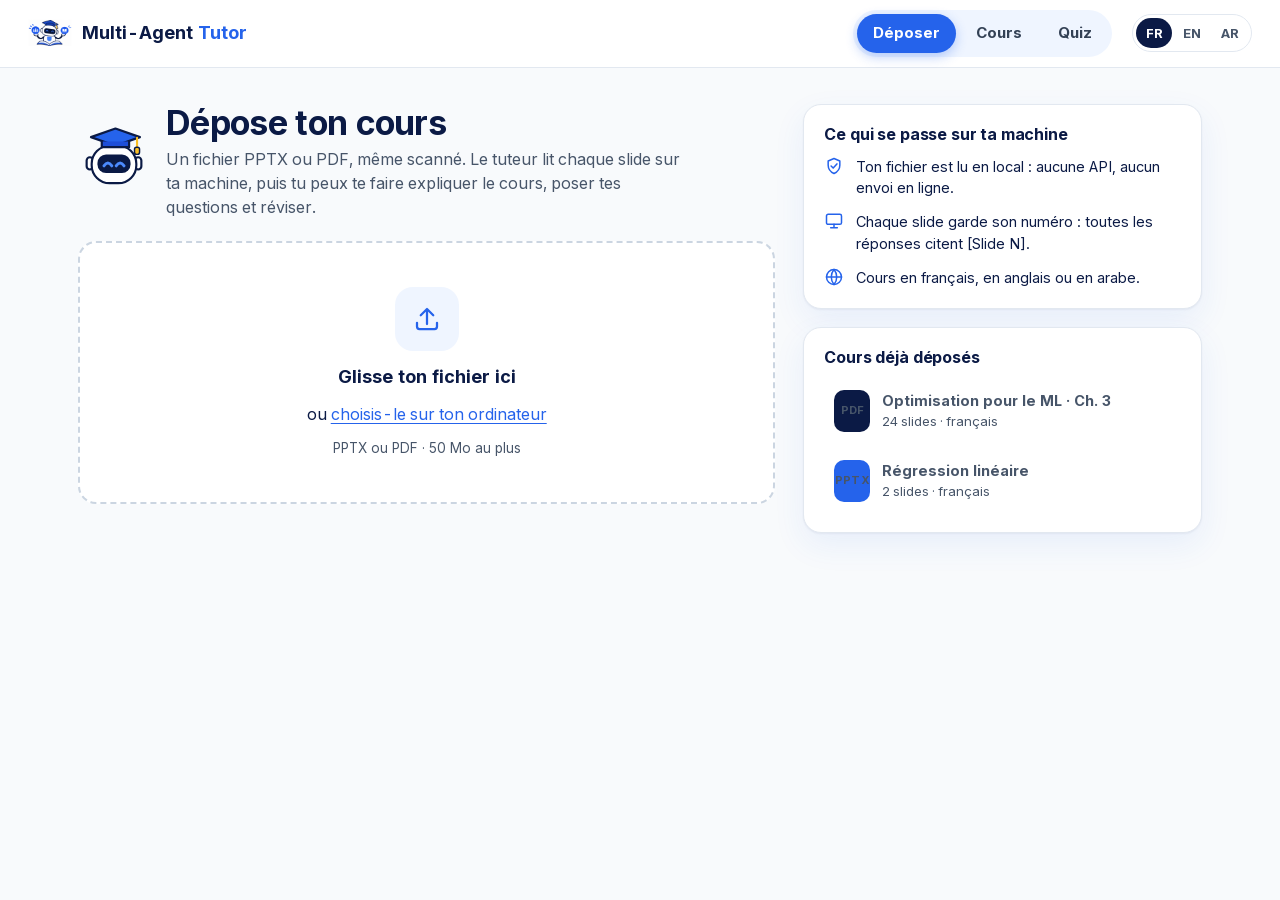
<file: docs/maquettes/depot.html>
<!doctype html>
<html lang="fr" dir="ltr">
<head>
<meta charset="utf-8">
<meta name="viewport" content="width=device-width, initial-scale=1">
<meta name="theme-color" content="#ffffff">
<title>Déposer un cours — Multi-Agent Tutor</title>
<link rel="preload" href="fonts/inter-latin.woff2" as="font" type="font/woff2" crossorigin>
<link rel="icon" href="img/logo-icone.png" type="image/png">
<link rel="stylesheet" href="maquettes.css">
<style>
/* Page Dépôt (maquette D2) : même système que Cours et Quiz (DESIGN.md, registre « outil »). */
.page-depot { display: grid; grid-template-columns: minmax(0, 7fr) minmax(0, 4fr); gap: 28px; max-width: 1180px; margin: 0 auto; padding: 36px 28px 56px; }
.entete-depot { display: flex; align-items: center; gap: 16px; margin-bottom: 22px; }
.entete-depot .mascotte { width: 72px; height: 72px; }
.entete-depot h1 { font-size: clamp(26px, 3vw, 34px); line-height: 1.1; letter-spacing: -0.02em; margin: 0 0 6px; }
.entete-depot p { margin: 0; color: var(--gris); max-width: 52ch; }

.zone { position: relative; display: grid; justify-items: center; gap: 12px; padding: 44px 24px; text-align: center; cursor: pointer;
  border: 2px dashed var(--filet-fort, #CBD5E1); border-radius: 18px; background: var(--surface);
  transition: border-color 160ms ease, background-color 160ms ease, transform 200ms var(--ease-out); }
.zone input { position: absolute; width: 1px; height: 1px; opacity: 0; pointer-events: none; }
.zone:focus-within { outline: 2px solid var(--bleu); outline-offset: 2px; }
.zone .disque { display: grid; place-items: center; width: 64px; height: 64px; border-radius: 18px; background: var(--bleu-ciel); color: var(--bleu);
  transition: transform 240ms var(--ease-out), background-color 160ms ease, color 160ms ease; }
.zone .disque svg { width: 30px; height: 30px; fill: none; stroke: currentColor; stroke-width: 1.8; stroke-linecap: round; stroke-linejoin: round; }
.zone strong { font-size: 18px; }
.zone .lien-choisir { color: var(--bleu); text-decoration: underline; text-underline-offset: 3px; }
.zone small { color: var(--gris); font-size: 13.5px; }
.zone.survol { border-color: var(--bleu); background: var(--bleu-ciel); transform: scale(1.01); }
.zone.survol .disque { background: var(--bleu); color: #fff; transform: translateY(-4px); }
@media (hover: hover) and (pointer: fine) { .zone:hover { border-color: var(--bleu-clair); } .zone:hover .disque { transform: translateY(-3px); } }
.zone[hidden] { display: none; }

.erreur { display: flex; gap: 10px; align-items: center; margin-top: 12px; padding: 10px 14px; border-radius: 10px; background: var(--rouge-doux, #FEE2E2);
  color: #7F1D1D; font-size: 14.5px; }
.erreur svg { flex: none; width: 18px; height: 18px; fill: none; stroke: var(--rouge); stroke-width: 2.2; stroke-linecap: round; }
.erreur[hidden] { display: none; }

.fichier-choisi { display: grid; grid-template-columns: auto 1fr auto; gap: 14px; align-items: center; padding: 16px 18px; }
.fichier-choisi[hidden] { display: none; }
.badge-type { display: grid; place-items: center; width: 48px; height: 56px; border-radius: 10px; background: var(--bleu); color: #fff; font-weight: 700; font-size: 12.5px; letter-spacing: .02em; }
.badge-type.pdf { background: var(--marine); }
.fichier-choisi .nom { font-weight: 600; overflow-wrap: anywhere; }
.fichier-choisi .meta { color: var(--gris); font-size: 13.5px; }

.options { display: grid; grid-template-columns: 1fr 1fr; gap: 14px; margin-top: 16px; }
.options[hidden] { display: none; }
.option { display: grid; gap: 6px; }
.option > span { font-size: 13px; font-weight: 600; color: var(--gris); }
.option select { height: 42px; padding: 0 12px; border: 1px solid var(--filet-fort, #CBD5E1); border-radius: 8px; background: var(--surface);
  font: 500 15px var(--texte, inherit); color: var(--marine); }
.actions-depot { display: flex; flex-wrap: wrap; gap: 10px; margin-top: 18px; }
.actions-depot[hidden] { display: none; }

.etapes-analyse { margin: 18px 0 0; padding: 18px 20px; list-style: none; display: grid; gap: 12px; }
.etapes-analyse[hidden] { display: none; }
.etapes-analyse li { display: grid; grid-template-columns: 26px 1fr auto; gap: 12px; align-items: center; color: var(--gris); transition: color 200ms ease; }
.etapes-analyse .pastille { display: grid; place-items: center; width: 26px; height: 26px; border-radius: 50%; border: 2px solid var(--filet-fort, #CBD5E1); background: var(--surface); }
.etapes-analyse .pastille svg { width: 14px; height: 14px; fill: none; stroke: #fff; stroke-width: 3; stroke-linecap: round; stroke-linejoin: round; opacity: 0; }
.etapes-analyse li.en-cours { color: var(--marine); font-weight: 600; }
.etapes-analyse li.en-cours .pastille { border-color: var(--bleu); border-right-color: transparent; animation: tourne 700ms linear infinite; }
.etapes-analyse li.fait { color: var(--marine); }
.etapes-analyse li.fait .pastille { border-color: var(--vert); background: var(--vert); }
.etapes-analyse li.fait .pastille svg { opacity: 1; }
.etapes-analyse .agent { font-size: 12.5px; font-weight: 600; padding: 2px 9px; border-radius: 999px; background: var(--bleu-ciel); color: var(--bleu-fonce); }
@keyframes tourne { to { transform: rotate(1turn); } }

.pret { margin-top: 18px; padding: 22px; display: grid; gap: 14px; border-color: var(--vert); }
.pret[hidden] { display: none; }
.pret .titre-pret { display: flex; align-items: center; gap: 12px; }
.pret .titre-pret .mascotte { width: 52px; height: 52px; }
.pret h2 { margin: 0; font-size: 21px; }
.pret p { margin: 0; color: var(--gris); }
.pret .verifie { display: inline-flex; gap: 6px; align-items: center; font-size: 13px; font-weight: 600; color: var(--vert); }
.pret .verifie svg { width: 16px; height: 16px; fill: none; stroke: currentColor; stroke-width: 2.4; stroke-linecap: round; stroke-linejoin: round; }

.mode-demo { margin-top: 14px; font-size: 13px; color: var(--gris); }
.mode-demo[hidden] { display: none; }

.cote { display: grid; gap: 18px; align-content: start; }
.cote .panneau { padding: 20px; }
.cote h2 { font-size: 16px; margin: 0 0 12px; }
.liste-garanties { margin: 0; padding: 0; list-style: none; display: grid; gap: 12px; font-size: 14.5px; }
.liste-garanties li { display: grid; grid-template-columns: 22px 1fr; gap: 10px; }
.liste-garanties svg { width: 20px; height: 20px; fill: none; stroke: var(--bleu); stroke-width: 1.8; stroke-linecap: round; stroke-linejoin: round; }
.recents { margin: 0; padding: 0; list-style: none; display: grid; gap: 8px; }
.recents a { display: grid; grid-template-columns: auto 1fr; gap: 12px; align-items: center; padding: 10px; border-radius: 10px; text-decoration: none; color: var(--marine);
  transition: background-color 160ms ease; }
.recents a:hover { background: var(--bleu-ciel); }
.recents .badge-type { width: 36px; height: 42px; font-size: 11px; }
.recents b { display: block; font-size: 14.5px; }
.recents span { font-size: 13px; color: var(--gris); }

@media (max-width: 980px) { .page-depot { grid-template-columns: 1fr; padding: 22px 16px 96px; } }
@media (max-width: 640px) { .options { grid-template-columns: 1fr; } .zone { padding: 32px 16px; } .entete-depot .mascotte { width: 56px; height: 56px; } }
@media (prefers-reduced-motion: reduce) {
  .zone, .zone .disque { transition-property: border-color, background-color, color; }
  .zone.survol, .zone.survol .disque { transform: none; }
  .etapes-analyse li.en-cours .pastille { animation: none; border-right-color: var(--bleu); }
}
</style>
</head>
<body>
<header class="barre">
  <a class="marque" href="accueil/index.html" aria-label="Multi-Agent Tutor, page d'accueil"><img src="img/logo-icone.png" alt="" width="44" height="44"><span class="marque-nom">Multi-Agent <b>Tutor</b></span></a>
  <nav class="onglets" aria-label="Sections">
    <a href="depot.html" aria-current="page"><span data-t="depot">Déposer</span></a>
    <a href="cours.html"><span data-t="cours">Cours</span></a>
    <a href="quiz.html"><span data-t="quiz">Quiz</span></a>
  </nav>
  <div class="langues" role="group" aria-label="Langue">
    <button data-lang="fr" aria-pressed="true">FR</button>
    <button data-lang="en" aria-pressed="false">EN</button>
    <button data-lang="ar" aria-pressed="false" aria-label="العربية">AR</button>
  </div>
</header>

<main class="page-depot">
  <div>
    <div class="entete-depot">
      <span data-mascotte id="mascotte-depot"></span>
      <div>
        <h1 data-t="titre">Dépose ton cours</h1>
        <p data-t="chapo">Un fichier PPTX ou PDF, même scanné. Le tuteur lit chaque slide sur ta machine, puis tu peux te faire expliquer le cours, poser tes questions et réviser.</p>
      </div>
    </div>

    <label class="zone" id="zone">
      <input type="file" id="fichier" accept=".pdf,.pptx,application/pdf,application/vnd.openxmlformats-officedocument.presentationml.presentation">
      <span class="disque" aria-hidden="true"><svg viewBox="0 0 24 24"><path d="M12 16V4M7 9l5-5 5 5"/><path d="M4 15v3a2 2 0 0 0 2 2h12a2 2 0 0 0 2-2v-3"/></svg></span>
      <strong data-t="glisser">Glisse ton fichier ici</strong>
      <span><span data-t="ou">ou</span> <span class="lien-choisir" data-t="choisir">choisis-le sur ton ordinateur</span></span>
      <small data-t="formats">PPTX ou PDF · 50 Mo au plus</small>
    </label>
    <p class="erreur" id="erreur" role="alert" hidden><svg viewBox="0 0 24 24" aria-hidden="true"><circle cx="12" cy="12" r="9"/><path d="M12 7.5v5M12 16h.01"/></svg><span id="erreur-texte"></span></p>

    <div class="panneau fichier-choisi" id="choisi" hidden>
      <span class="badge-type" id="badge">PPTX</span>
      <div><div class="nom" id="nom-fichier"></div><div class="meta" id="meta-fichier"></div></div>
      <button class="bouton discret" type="button" id="changer" data-t="changer">Changer</button>
    </div>

    <div class="options" id="options" hidden>
      <label class="option"><span data-t="langue-cours">Langue du cours</span>
        <select id="langue-cours"><option value="auto" data-t="auto">Détecter automatiquement</option><option value="fr">Français</option><option value="en">English</option><option value="ar">العربية</option></select></label>
      <label class="option"><span data-t="niveau">Niveau des explications</span>
        <select id="niveau"><option value="debutant" data-t="debutant">Débutant</option><option value="intermediaire" selected data-t="intermediaire">Intermédiaire</option><option value="avance" data-t="avance">Avancé</option></select></label>
    </div>
    <div class="actions-depot" id="actions" hidden>
      <button class="bouton principal" type="button" id="lancer"><span data-t="lancer">Analyser le cours</span></button>
    </div>

    <ol class="panneau etapes-analyse" id="etapes" hidden aria-live="polite">
      <li><span class="pastille"><svg viewBox="0 0 16 16"><path d="M3.5 8.5l3 3 6-7"/></svg></span><span data-t="e1">Lecture du fichier et découpage en slides</span><span class="agent">Ingestion</span></li>
      <li><span class="pastille"><svg viewBox="0 0 16 16"><path d="M3.5 8.5l3 3 6-7"/></svg></span><span data-t="e2">Texte, notes et OCR des slides scannées</span><span class="agent">OCR</span></li>
      <li><span class="pastille"><svg viewBox="0 0 16 16"><path d="M3.5 8.5l3 3 6-7"/></svg></span><span data-t="e3">Description des figures et des formules</span><span class="agent">VLM</span></li>
      <li><span class="pastille"><svg viewBox="0 0 16 16"><path d="M3.5 8.5l3 3 6-7"/></svg></span><span data-t="e4">Indexation pour les questions sourcées</span><span class="agent">RAG</span></li>
    </ol>

    <section class="panneau pret" id="pret" hidden aria-labelledby="pret-titre">
      <div class="titre-pret"><span data-mascotte id="mascotte-pret"></span><div><h2 id="pret-titre"></h2><p id="pret-detail"></p></div></div>
      <span class="verifie"><svg viewBox="0 0 16 16" aria-hidden="true"><path d="M3.5 8.5l3 3 6-7"/></svg><span data-t="local">Analysé sur ta machine, rien n'a été envoyé en ligne</span></span>
      <div class="actions-depot">
        <a class="bouton principal" href="cours.html" id="ouvrir"><span data-t="ouvrir">Ouvrir le cours</span></a>
        <a class="bouton" href="quiz.html"><span data-t="tester">Me tester tout de suite</span></a>
        <button class="bouton discret" type="button" id="autre" data-t="autre">Déposer un autre cours</button>
      </div>
    </section>
    <p class="mode-demo" id="mode-demo" hidden data-t="demo">Mode démo : l'API locale n'est pas lancée, l'analyse est simulée sur le cours d'exemple.</p>
  </div>

  <aside class="cote">
    <section class="panneau">
      <h2 data-t="garanties-titre">Ce qui se passe sur ta machine</h2>
      <ul class="liste-garanties">
        <li><svg viewBox="0 0 24 24" aria-hidden="true"><path d="M12 3l7 3v5c0 4.5-3 8-7 10-4-2-7-5.5-7-10V6z"/><path d="M8.5 12l2.5 2.5 4.5-5"/></svg><span data-t="g1">Ton fichier est lu en local : aucune API, aucun envoi en ligne.</span></li>
        <li><svg viewBox="0 0 24 24" aria-hidden="true"><rect x="3" y="4" width="18" height="12" rx="2"/><path d="M8 20h8M12 16v4"/></svg><span data-t="g2">Chaque slide garde son numéro : toutes les réponses citent [Slide N].</span></li>
        <li><svg viewBox="0 0 24 24" aria-hidden="true"><circle cx="12" cy="12" r="9"/><path d="M3 12h18M12 3a14 14 0 0 1 0 18M12 3a14 14 0 0 0 0 18"/></svg><span data-t="g3">Cours en français, en anglais ou en arabe.</span></li>
      </ul>
    </section>
    <section class="panneau">
      <h2 data-t="recents-titre">Cours déjà déposés</h2>
      <ul class="recents">
        <li><a href="cours.html"><span class="badge-type pdf">PDF</span><span><b>Optimisation pour le ML · Ch. 3</b><span data-t="r1">24 slides · français</span></span></a></li>
        <li><a href="cours.html"><span class="badge-type">PPTX</span><span><b>Régression linéaire</b><span data-t="r2">2 slides · français</span></span></a></li>
      </ul>
    </section>
  </aside>
</main>

<script src="maquettes.js"></script>
<script>
const API = "http://localhost:8000";
const TAILLE_MAX = 50 * 1024 * 1024;
const zone = document.getElementById("zone"), entree = document.getElementById("fichier");
const erreur = document.getElementById("erreur"), erreurTexte = document.getElementById("erreur-texte");
const choisi = document.getElementById("choisi"), options = document.getElementById("options"), actions = document.getElementById("actions");
const etapes = document.getElementById("etapes"), pret = document.getElementById("pret"), modeDemo = document.getElementById("mode-demo");
let fichier = null;

const T = {
  fr: { erreurType: "Ce fichier n'est ni un PPTX ni un PDF.", erreurTaille: "Ce fichier dépasse 50 Mo.", erreurApi: "L'analyse a échoué : ", pretTitre: n => `Ton cours est prêt : ${n} slides`, pretDetail: "Chaque slide est lue, indexée et prête à être expliquée.", slides: "slides" },
  en: { erreurType: "This file is neither a PPTX nor a PDF.", erreurTaille: "This file is larger than 50 MB.", erreurApi: "The analysis failed: ", pretTitre: n => `Your course is ready: ${n} slides`, pretDetail: "Every slide is read, indexed and ready to be explained.", slides: "slides" },
  ar: { erreurType: "هذا الملف ليس PPTX ولا PDF.", erreurTaille: "حجم هذا الملف يتجاوز 50 ميغابايت.", erreurApi: "فشل التحليل: ", pretTitre: n => `درسك جاهز: ${n} شريحة`, pretDetail: "تمت قراءة كل شريحة وفهرستها، وهي جاهزة للشرح.", slides: "شرائح" },
};
const t = () => T[LANGUE] || T.fr;

function montrerErreur(message) { erreurTexte.textContent = message; erreur.hidden = !message; }
function taille(octets) { return octets > 1048576 ? `${(octets / 1048576).toFixed(1).replace(".", ",")} Mo` : `${Math.max(1, Math.round(octets / 1024))} Ko`; }

function choisir(f) {
  if (!f) return;
  const ext = f.name.split(".").pop().toLowerCase();
  if (!["pdf", "pptx"].includes(ext)) { montrerErreur(t().erreurType); etatMascotte(document.getElementById("mascotte-depot"), "oups", 1600); return; }
  if (f.size > TAILLE_MAX) { montrerErreur(t().erreurTaille); etatMascotte(document.getElementById("mascotte-depot"), "oups", 1600); return; }
  montrerErreur("");
  fichier = f;
  const badge = document.getElementById("badge");
  badge.textContent = ext.toUpperCase();
  badge.classList.toggle("pdf", ext === "pdf");
  document.getElementById("nom-fichier").textContent = f.name;
  document.getElementById("meta-fichier").textContent = taille(f.size);
  zone.hidden = true; choisi.hidden = false; options.hidden = false; actions.hidden = false;
  document.getElementById("lancer").focus();
}

entree.addEventListener("change", () => choisir(entree.files[0]));
["dragenter", "dragover"].forEach(ev => zone.addEventListener(ev, e => { e.preventDefault(); zone.classList.add("survol"); }));
["dragleave", "drop"].forEach(ev => zone.addEventListener(ev, e => { e.preventDefault(); zone.classList.remove("survol"); }));
zone.addEventListener("drop", e => choisir(e.dataTransfer.files[0]));
document.getElementById("changer").addEventListener("click", () => { entree.value = ""; entree.click(); });

function reinitialiser() {
  fichier = null; entree.value = "";
  zone.hidden = false; choisi.hidden = true; options.hidden = true; actions.hidden = true; etapes.hidden = true; pret.hidden = true; modeDemo.hidden = true;
  etapes.querySelectorAll("li").forEach(li => li.className = "");
  document.getElementById("lancer").disabled = false;
  zone.focus();
}
document.getElementById("autre").addEventListener("click", reinitialiser);

async function apiDisponible() {
  try {
    const r = await fetch(`${API}/health`, { signal: AbortSignal.timeout(800) });
    return r.ok;
  } catch { return false; }
}

const pause = ms => new Promise(r => setTimeout(r, reduireMouvement() ? Math.min(ms, 120) : ms));

document.getElementById("lancer").addEventListener("click", async () => {
  if (!fichier) return;
  const bouton = document.getElementById("lancer");
  bouton.disabled = true;
  etapes.hidden = false;
  const lignes = [...etapes.querySelectorAll("li")];
  const mascotte = document.getElementById("mascotte-depot");
  etatMascotte(mascotte, "reflechit");

  // Vraie API d'Ali (A1) si elle tourne en local, sinon analyse simulée sur le cours d'exemple.
  let cours = null, reel = await apiDisponible();
  const envoi = reel ? (async () => {
    const donnees = new FormData();
    donnees.append("fichier", fichier);
    const r = await fetch(`${API}/upload`, { method: "POST", body: donnees });
    if (!r.ok) throw new Error((await r.json().catch(() => ({}))).detail || r.statusText);
    return r.json();
  })() : null;

  try {
    for (const [i, li] of lignes.entries()) {
      li.className = "en-cours";
      await pause(700 + i * 150);
      if (i === lignes.length - 1 && envoi) cours = await envoi;
      li.className = "fait";
    }
  } catch (e) {
    etatMascotte(mascotte, "oups", 2000);
    montrerErreur(t().erreurApi + e.message);
    bouton.disabled = false;
    return;
  }
  etatMascotte(mascotte, "");
  const n = cours?.nombre_slides ?? 24;
  document.getElementById("pret-titre").textContent = t().pretTitre(n);
  document.getElementById("pret-detail").textContent = cours?.titre ? `${cours.titre} · ${t().pretDetail}` : t().pretDetail;
  pret.hidden = false;
  modeDemo.hidden = reel;
  etatMascotte(document.getElementById("mascotte-pret"), "contente", 1800);
  document.getElementById("ouvrir").focus();
});

const LIBELLES_DEPOT = {
  fr: { depot: "Déposer", cours: "Cours", quiz: "Quiz", titre: "Dépose ton cours", chapo: "Un fichier PPTX ou PDF, même scanné. Le tuteur lit chaque slide sur ta machine, puis tu peux te faire expliquer le cours, poser tes questions et réviser.", glisser: "Glisse ton fichier ici", ou: "ou", choisir: "choisis-le sur ton ordinateur", formats: "PPTX ou PDF · 50 Mo au plus", changer: "Changer", "langue-cours": "Langue du cours", auto: "Détecter automatiquement", niveau: "Niveau des explications", debutant: "Débutant", intermediaire: "Intermédiaire", avance: "Avancé", lancer: "Analyser le cours", e1: "Lecture du fichier et découpage en slides", e2: "Texte, notes et OCR des slides scannées", e3: "Description des figures et des formules", e4: "Indexation pour les questions sourcées", local: "Analysé sur ta machine, rien n'a été envoyé en ligne", ouvrir: "Ouvrir le cours", tester: "Me tester tout de suite", autre: "Déposer un autre cours", demo: "Mode démo : l'API locale n'est pas lancée, l'analyse est simulée sur le cours d'exemple.", "garanties-titre": "Ce qui se passe sur ta machine", g1: "Ton fichier est lu en local : aucune API, aucun envoi en ligne.", g2: "Chaque slide garde son numéro : toutes les réponses citent [Slide N].", g3: "Cours en français, en anglais ou en arabe.", "recents-titre": "Cours déjà déposés", r1: "24 slides · français", r2: "2 slides · français" },
  en: { depot: "Upload", cours: "Course", quiz: "Quiz", titre: "Upload your course", chapo: "A PPTX or PDF file, even scanned. The tutor reads every slide on your machine, then you can get the course explained, ask questions and revise.", glisser: "Drop your file here", ou: "or", choisir: "pick it from your computer", formats: "PPTX or PDF · 50 MB max", changer: "Change", "langue-cours": "Course language", auto: "Detect automatically", niveau: "Explanation level", debutant: "Beginner", intermediaire: "Intermediate", avance: "Advanced", lancer: "Analyse the course", e1: "Reading the file and splitting it into slides", e2: "Text, notes and OCR of scanned slides", e3: "Describing figures and formulas", e4: "Indexing for sourced answers", local: "Analysed on your machine, nothing was sent online", ouvrir: "Open the course", tester: "Quiz me now", autre: "Upload another course", demo: "Demo mode: the local API is not running, the analysis is simulated on the sample course.", "garanties-titre": "What happens on your machine", g1: "Your file is read locally: no API, nothing sent online.", g2: "Every slide keeps its number: every answer cites [Slide N].", g3: "Courses in French, English or Arabic.", "recents-titre": "Uploaded courses", r1: "24 slides · French", r2: "2 slides · French" },
  ar: { depot: "رفع", cours: "الدرس", quiz: "اختبار", titre: "ارفع درسك", chapo: "ملف PPTX أو PDF، حتى لو كان ممسوحًا ضوئيًا. يقرأ المعلم كل شريحة على جهازك، ثم يمكنك طلب شرح الدرس وطرح أسئلتك والمراجعة.", glisser: "اسحب ملفك إلى هنا", ou: "أو", choisir: "اختره من حاسوبك", formats: "PPTX أو PDF · 50 ميغابايت كحد أقصى", changer: "تغيير", "langue-cours": "لغة الدرس", auto: "اكتشاف تلقائي", niveau: "مستوى الشرح", debutant: "مبتدئ", intermediaire: "متوسط", avance: "متقدم", lancer: "تحليل الدرس", e1: "قراءة الملف وتقسيمه إلى شرائح", e2: "النص والملاحظات والتعرف الضوئي", e3: "وصف الأشكال والمعادلات", e4: "الفهرسة للإجابات الموثقة", local: "تم التحليل على جهازك، لم يُرسل أي شيء عبر الإنترنت", ouvrir: "فتح الدرس", tester: "اختبرني الآن", autre: "رفع درس آخر", demo: "وضع العرض: واجهة البرمجة المحلية غير مشغلة، والتحليل محاكى على الدرس النموذجي.", "garanties-titre": "ما يحدث على جهازك", g1: "يُقرأ ملفك محليًا: بلا واجهة برمجة ولا إرسال عبر الإنترنت.", g2: "تحتفظ كل شريحة برقمها: كل إجابة تذكر [Slide N].", g3: "دروس بالفرنسية أو الإنجليزية أو العربية.", "recents-titre": "الدروس المرفوعة", r1: "24 شريحة · الفرنسية", r2: "شريحتان · الفرنسية" },
};
dessinerMascottes();
brancherLangues(LIBELLES_DEPOT);
</script>
</body>
</html>
</file>
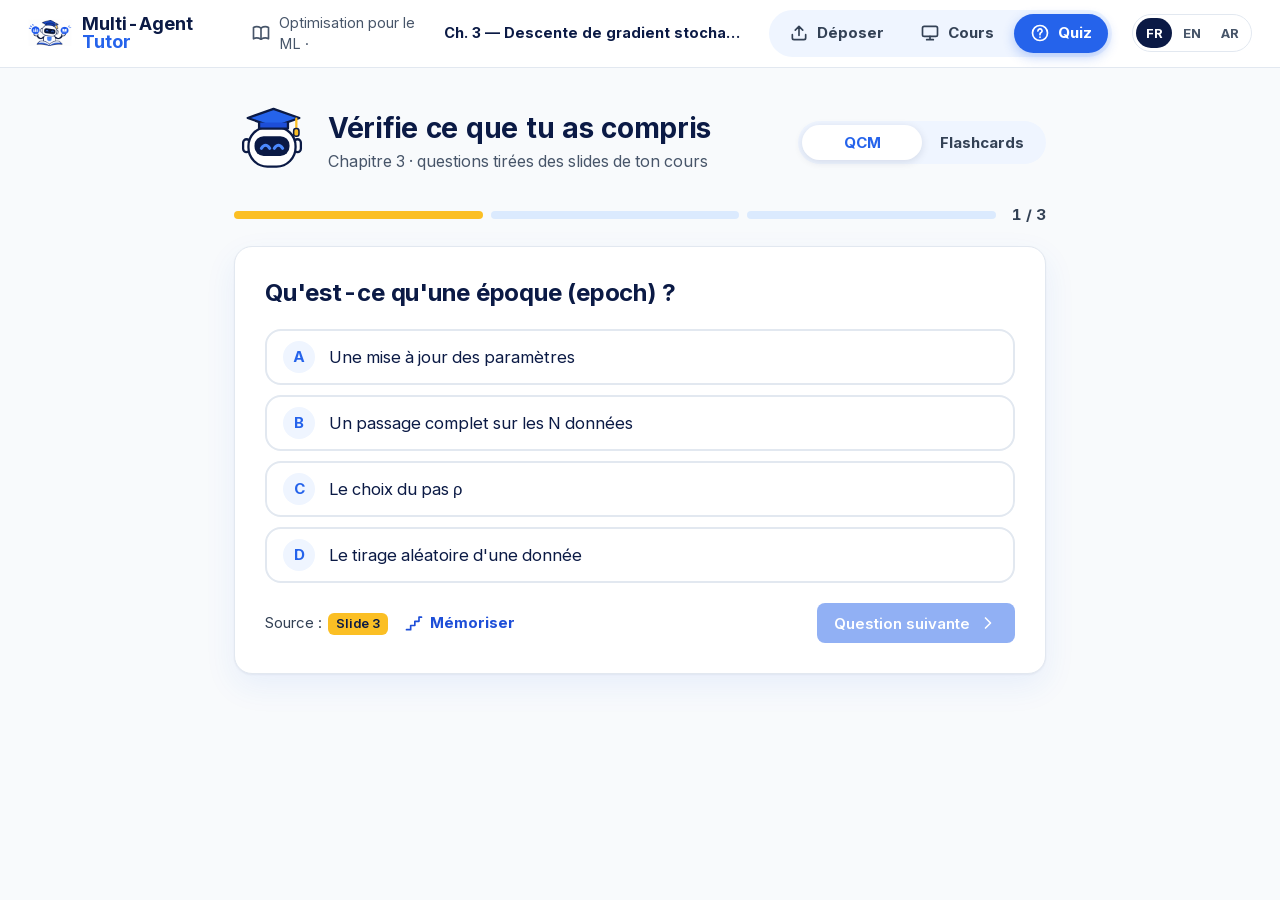
<file: docs/maquettes/quiz.html>
<!doctype html>
<html lang="fr" dir="ltr">
<head>
<meta charset="utf-8">
<meta name="viewport" content="width=device-width, initial-scale=1">
<meta name="theme-color" content="#ffffff">
<title>Quiz — Multi-Agent Tutor</title>
<link rel="preload" href="fonts/inter-latin.woff2" as="font" type="font/woff2" crossorigin>
<link rel="stylesheet" href="maquettes.css">
</head>
<body>
<svg width="0" height="0" style="position:absolute" aria-hidden="true">
  <symbol id="i-depot" viewBox="0 0 24 24"><path d="M12 15V4M7.5 8.5 12 4l4.5 4.5"/><path d="M4 14v4a2 2 0 0 0 2 2h12a2 2 0 0 0 2-2v-4"/></symbol>
  <symbol id="i-livre" viewBox="0 0 24 24"><path d="M3 5.5C5.5 4 8.5 4 12 6c3.5-2 6.5-2 9-.5V19c-2.5-1.5-5.5-1.5-9 .5-3.5-2-6.5-2-9-.5z"/><path d="M12 6v13.5"/></symbol>
  <symbol id="i-cours" viewBox="0 0 24 24"><rect x="3" y="4" width="18" height="12" rx="2"/><path d="M8 20h8M12 16v4"/></symbol>
  <symbol id="i-quiz" viewBox="0 0 24 24"><circle cx="12" cy="12" r="9"/><path d="M9.5 9.5a2.5 2.5 0 1 1 3.5 2.3c-.6.3-1 .9-1 1.6V14"/><path d="M12 17h.01"/></symbol>
  <symbol id="i-ok" viewBox="0 0 24 24"><path d="M6 12.5l4 4L18 8"/></symbol>
  <symbol id="i-ko" viewBox="0 0 24 24"><path d="M7 7l10 10M17 7L7 17"/></symbol>
  <symbol id="i-droite" viewBox="0 0 24 24"><path d="M9 6l6 6-6 6"/></symbol>
  <symbol id="i-recommencer" viewBox="0 0 24 24"><path d="M4 12a8 8 0 1 0 2.5-5.8"/><path d="M4 4v4h4"/></symbol>
  <symbol id="i-export" viewBox="0 0 24 24"><path d="M12 3v12M7 10l5 5 5-5"/><path d="M5 21h14"/></symbol>
  <symbol id="i-cartes" viewBox="0 0 24 24"><rect x="3" y="6" width="14" height="14" rx="2"/><path d="M7 3h12a2 2 0 0 1 2 2v12"/></symbol>
  <symbol id="i-niveau" viewBox="0 0 24 24"><path d="M3 20h5v-5h5v-5h5V5h3"/></symbol>
</svg>

<header class="barre">
  <a class="marque" href="accueil/index.html" aria-label="Multi-Agent Tutor, accueil"><img src="img/logo-icone.png" alt="" width="44" height="44"><span class="marque-nom">Multi-Agent <b>Tutor</b></span></a>
  <div class="cours-actuel">
    <svg class="icone"><use href="#i-livre"/></svg>
    <span>Optimisation pour le ML ·</span>
    <strong>Ch. 3 — Descente de gradient stochastique</strong>
  </div>
  <nav class="onglets" aria-label="Sections">
    <a href="depot.html"><svg class="icone"><use href="#i-depot"/></svg><span data-t="depot">Déposer</span></a>
    <a href="cours.html"><svg class="icone"><use href="#i-cours"/></svg><span data-t="cours">Cours</span></a>
    <a href="quiz.html" aria-current="page"><svg class="icone"><use href="#i-quiz"/></svg><span data-t="quiz">Quiz</span></a>
  </nav>
  <div class="langues" role="group" aria-label="Langue">
    <button data-lang="fr" aria-pressed="true">FR</button>
    <button data-lang="en" aria-pressed="false">EN</button>
    <button data-lang="ar" aria-pressed="false" aria-label="العربية">AR</button>
  </div>
</header>

<main class="page-quiz">
  <div class="entete-quiz">
    <div class="titre-quiz">
      <span data-mascotte id="mascotte-quiz"></span>
      <div>
        <h1 data-t="titre">Vérifie ce que tu as compris</h1>
        <p data-t="sous-titre">Chapitre 3 · questions tirées des slides de ton cours</p>
      </div>
    </div>
    <div class="modes" role="group" aria-label="Mode">
      <button data-mode="qcm" aria-pressed="true" data-t="qcm">QCM</button>
      <button data-mode="flashcards" aria-pressed="false" data-t="flash">Flashcards</button>
    </div>
  </div>
  <div class="progression-quiz" id="progression">
    <div class="etapes" id="etapes" aria-hidden="true"></div>
    <span class="compteur" id="compteur"></span>
  </div>

  <!-- QCM : une question à la fois, retour immédiat -->
  <section class="panneau carte-question" id="qcm" aria-live="polite">
    <h2 id="enonce"></h2>
    <div class="choix" id="choix"></div>
    <div class="retour" id="retour"></div>
    <div class="pied">
      <div class="infos">
        <span><span data-t="source">Source</span> : <span id="source"></span></span>
        <span class="bloom"><svg class="icone"><use href="#i-niveau"/></svg><span id="bloom"></span></span>
      </div>
      <button class="bouton principal" id="suivant" disabled><span id="libelle-suivant" data-t="suivante">Question suivante</span><svg class="icone miroir"><use href="#i-droite"/></svg></button>
    </div>
  </section>

  <!-- Score -->
  <section class="panneau score" id="score" aria-live="polite">
    <span data-mascotte id="mascotte-score"></span>
    <div class="resultat" id="resultat"></div>
    <div class="pastilles" id="pastilles" aria-hidden="true"></div>
    <h2 id="message"></h2>
    <div class="revoir" id="revoir"></div>
    <div class="actions" style="justify-content:center;border:0;padding:0">
      <button class="bouton" id="recommencer"><svg class="icone"><use href="#i-recommencer"/></svg><span data-t="recommencer">Recommencer</span></button>
      <button class="bouton" id="vers-cartes"><svg class="icone"><use href="#i-cartes"/></svg><span data-t="reviser">Réviser en flashcards</span></button>
      <button class="bouton principal"><svg class="icone"><use href="#i-export"/></svg><span data-t="anki">Exporter vers Anki</span></button>
    </div>
  </section>

  <!-- Flashcards : recto / verso, auto-évaluation (SM-2, A6) -->
  <section class="flashcards" id="flashcards">
    <div class="scene">
      <button class="flashcard" id="carte" aria-pressed="false" aria-label="Retourner la carte">
        <span class="face recto"><span class="cote" data-t="question">Question</span><span class="contenu" id="recto"></span><span class="indice" data-t="indice">Clique ou appuie sur Espace pour voir la réponse</span></span>
        <span class="face verso"><span class="cote" data-t="reponse">Réponse</span><span class="contenu" id="verso"></span></span>
      </button>
    </div>
    <div class="evaluation">
      <button class="bouton"><span data-t="revoir">À revoir</span><small data-t="d1">dans 1 min</small></button>
      <button class="bouton"><span data-t="difficile">Difficile</span><small data-t="d2">dans 6 min</small></button>
      <button class="bouton"><span data-t="bien">Bien</span><small data-t="d3">demain</small></button>
      <button class="bouton principal"><span data-t="facile">Facile</span><small data-t="d4">dans 4 jours</small></button>
    </div>
    <p class="compte" id="compte-cartes"></p>
  </section>
</main>

<script src="maquettes.js"></script>
<script>
  // Données de démonstration au format de l'agent Quiz (A2).
  const questions = [
    { enonce: "Qu'est-ce qu'une époque (epoch) ?", bloom: "Mémoriser", slide: 3,
      choix: ["Une mise à jour des paramètres", "Un passage complet sur les N données", "Le choix du pas ρ", "Le tirage aléatoire d'une donnée"],
      bonne: 1, explication: "Une itération est une mise à jour des paramètres ; une époque est un passage complet sur les N données." },
    { enonce: "Pourquoi la descente stochastique à pas constant oscille-t-elle autour du minimiseur X* ?", bloom: "Comprendre", slide: 7,
      choix: ["Parce que ∇E(X*) ≠ 0", "Parce que les gradients locaux ∇Eᵢ(X*) ne sont pas nuls", "Parce que le pas est trop petit", "Parce que les données sont mélangées"],
      bonne: 1, explication: "Au minimiseur, le gradient total est nul, mais pas les gradients locaux : chaque pas déplace encore le point." },
    { enonce: "Avec une descente par lots de taille K = N, on retrouve…", bloom: "Appliquer", slide: 13,
      choix: ["La descente stochastique", "La recherche linéaire", "La descente de gradient classique", "La méthode de Newton"],
      bonne: 2, explication: "K = 1 donne la descente stochastique ; K = N, la descente de gradient classique." }
  ];
  const cartes = [
    { recto: "Formule de mise à jour de la descente stochastique", verso: "Xₖ₊₁ = Xₖ − ρ ∇Eᵢ(Xₖ)" },
    { recto: "Conditions d'un pas décroissant qui converge", verso: "Σ ρₖ = +∞  et  Σ ρₖ² < +∞" },
    { recto: "Tailles de lot usuelles en apprentissage profond", verso: "32, 64, 128 (batch_size)" }
  ];
  const $ = id => document.getElementById(id);
  const L = k => LIBELLES[LANGUE][k];
  dessinerMascottes();
  let i = 0; const resultats = [];

  function etapes() {
    $("etapes").style.setProperty("--n", questions.length);
    $("etapes").innerHTML = questions.map((_, n) =>
      `<span class="${n < resultats.length ? (resultats[n] ? "juste" : "fausse") : n === i ? "courante" : ""}"></span>`).join("");
    $("compteur").textContent = `${Math.min(i + 1, questions.length)} / ${questions.length}`;
  }
  function afficherQuestion() {
    const q = questions[i];
    $("enonce").textContent = q.enonce;
    $("bloom").textContent = q.bloom;
    $("source").innerHTML = `<a class="source" href="cours.html">Slide ${q.slide}</a>`;
    $("retour").className = "retour";
    $("suivant").disabled = true;
    $("choix").innerHTML = "";
    q.choix.forEach((texte, n) => {
      const b = document.createElement("button");
      b.innerHTML = `<span class="lettre">${"ABCD"[n]}</span><span></span>`;
      b.lastElementChild.textContent = texte;
      b.addEventListener("click", () => repondre(n));
      $("choix").appendChild(b);
    });
    etatMascotte($("mascotte-quiz"), "");
    etapes();
  }
  function repondre(n) {
    const q = questions[i];
    const boutons = [...$("choix").children];
    boutons.forEach(b => (b.disabled = true));
    boutons[q.bonne].classList.add("bonne");
    // Icône ✓ / ✗ en plus de la couleur (charte D1 : ne pas reposer sur la couleur seule)
    boutons[q.bonne].querySelector(".lettre").innerHTML = `<svg class="icone" aria-label="Bonne réponse"><use href="#i-ok"/></svg>`;
    const juste = n === q.bonne;
    resultats.push(juste);
    if (!juste) { boutons[n].classList.add("mauvaise"); boutons[n].querySelector(".lettre").innerHTML = `<svg class="icone" aria-label="Mauvaise réponse"><use href="#i-ko"/></svg>`; }
    // La mascotte réagit : éclats du logo sur une bonne réponse, tête penchée sur une erreur.
    etatMascotte($("mascotte-quiz"), juste ? "contente" : "oups");
    $("retour").className = `retour visible ${juste ? "ok" : "ko"}`;
    $("retour").innerHTML = `<span data-mascotte></span><p><strong>${L(juste ? "exact" : "presque")}</strong> ${q.explication}</p>`;
    dessinerMascottes($("retour"));
    etatMascotte($("retour"), juste ? "contente" : "oups");
    $("suivant").disabled = false;
    $("libelle-suivant").dataset.t = i === questions.length - 1 ? "voir-score" : "suivante";
    $("libelle-suivant").textContent = L($("libelle-suivant").dataset.t);
    $("suivant").focus();
    etapes();
  }
  function score() {
    const bonnes = resultats.filter(Boolean).length;
    $("qcm").style.display = "none";
    $("progression").style.visibility = "hidden";
    $("score").style.display = "flex";
    $("resultat").innerHTML = `${bonnes}<small> / ${questions.length}</small>`;
    $("pastilles").innerHTML = resultats.map((ok, k) =>
      `<span class="disque ${ok ? "vert" : ""}" style="${ok ? "" : "background:var(--rouge)"};animation-delay:${80 + k * 70}ms"><svg class="icone"><use href="#i-${ok ? "ok" : "ko"}"/></svg></span>`).join("");
    $("message").dataset.t = bonnes === questions.length ? "tout-acquis" : "a-revoir";
    $("message").textContent = L($("message").dataset.t);
    etatMascotte($("mascotte-score"), bonnes === questions.length ? "contente" : "");
    if (bonnes) etatMascotte($("mascotte-score"), "contente");
    const fausses = questions.filter((_, n) => !resultats[n]);
    $("revoir").innerHTML = fausses.map(q => `<div><span>${q.enonce}</span><a class="source" href="cours.html">Slide ${q.slide}</a></div>`).join("");
  }
  $("suivant").addEventListener("click", () => { i++; i < questions.length ? afficherQuestion() : score(); });
  function recommencer() {
    i = 0; resultats.length = 0;
    $("score").style.display = "none"; $("qcm").style.display = "flex"; $("progression").style.visibility = "visible";
    afficherQuestion();
  }
  $("recommencer").addEventListener("click", recommencer);

  // Flashcards
  let c = 0;
  function carte() {
    $("carte").setAttribute("aria-pressed", "false");
    $("recto").textContent = cartes[c].recto;
    $("verso").textContent = cartes[c].verso;
    $("compte-cartes").textContent = `${c + 1} / ${cartes.length}`;
  }
  $("carte").addEventListener("click", () => $("carte").setAttribute("aria-pressed", $("carte").getAttribute("aria-pressed") !== "true"));
  document.querySelectorAll(".evaluation button").forEach(b => b.addEventListener("click", () => { c = (c + 1) % cartes.length; carte(); }));

  function mode(m) {
    const flash = m === "flashcards";
    document.querySelectorAll(".modes button").forEach(x => x.setAttribute("aria-pressed", x.dataset.mode === m));
    $("flashcards").style.display = flash ? "flex" : "none";
    if (flash) { $("qcm").style.display = "none"; $("score").style.display = "none"; $("progression").style.visibility = "hidden"; }
    else recommencer();
  }
  document.querySelectorAll(".modes button").forEach(b => b.addEventListener("click", () => mode(b.dataset.mode)));
  $("vers-cartes").addEventListener("click", () => mode("flashcards"));

  brancherLangues({
    fr: { exact: "Exact !", presque: "Pas tout à fait.", "voir-score": "Voir mon score", "tout-acquis": "Tout est acquis sur ce chapitre !", "a-revoir": "Bien joué ! Encore une notion à revoir.", depot: "Déposer", cours: "Cours", quiz: "Quiz", titre: "Vérifie ce que tu as compris", "sous-titre": "Chapitre 3 · questions tirées des slides de ton cours", qcm: "QCM", flash: "Flashcards", source: "Source", suivante: "Question suivante", recommencer: "Recommencer", reviser: "Réviser en flashcards", anki: "Exporter vers Anki", question: "Question", reponse: "Réponse", indice: "Clique ou appuie sur Espace pour voir la réponse", revoir: "À revoir", difficile: "Difficile", bien: "Bien", facile: "Facile", d1: "dans 1 min", d2: "dans 6 min", d3: "demain", d4: "dans 4 jours" },
    en: { exact: "Correct!", presque: "Not quite.", "voir-score": "See my score", "tout-acquis": "You have mastered this chapter!", "a-revoir": "Well done! One notion left to review.", depot: "Upload", cours: "Course", quiz: "Quiz", titre: "Check what you understood", "sous-titre": "Chapter 3 · questions drawn from your course slides", qcm: "Multiple choice", flash: "Flashcards", source: "Source", suivante: "Next question", recommencer: "Start again", reviser: "Review as flashcards", anki: "Export to Anki", question: "Question", reponse: "Answer", indice: "Click or press Space to see the answer", revoir: "Again", difficile: "Hard", bien: "Good", facile: "Easy", d1: "in 1 min", d2: "in 6 min", d3: "tomorrow", d4: "in 4 days" },
    ar: { exact: "صحيح!", presque: "ليس تمامًا.", "voir-score": "عرض نتيجتي", "tout-acquis": "أتقنت هذا الفصل!", "a-revoir": "أحسنت! بقيت فكرة واحدة للمراجعة.", depot: "رفع", cours: "الدرس", quiz: "اختبار", titre: "تحقّق مما فهمته", "sous-titre": "الفصل 3 · أسئلة مأخوذة من شرائح درسك", qcm: "اختيار من متعدد", flash: "بطاقات", source: "المصدر", suivante: "السؤال التالي", recommencer: "إعادة", reviser: "راجع بالبطاقات", anki: "تصدير إلى Anki", question: "سؤال", reponse: "الجواب", indice: "انقر أو اضغط المسافة لرؤية الجواب", revoir: "أعد", difficile: "صعب", bien: "جيد", facile: "سهل", d1: "بعد دقيقة", d2: "بعد 6 دقائق", d3: "غدًا", d4: "بعد 4 أيام" }
  });

  afficherQuestion();
  carte();
</script>
</body>
</html>
</file>
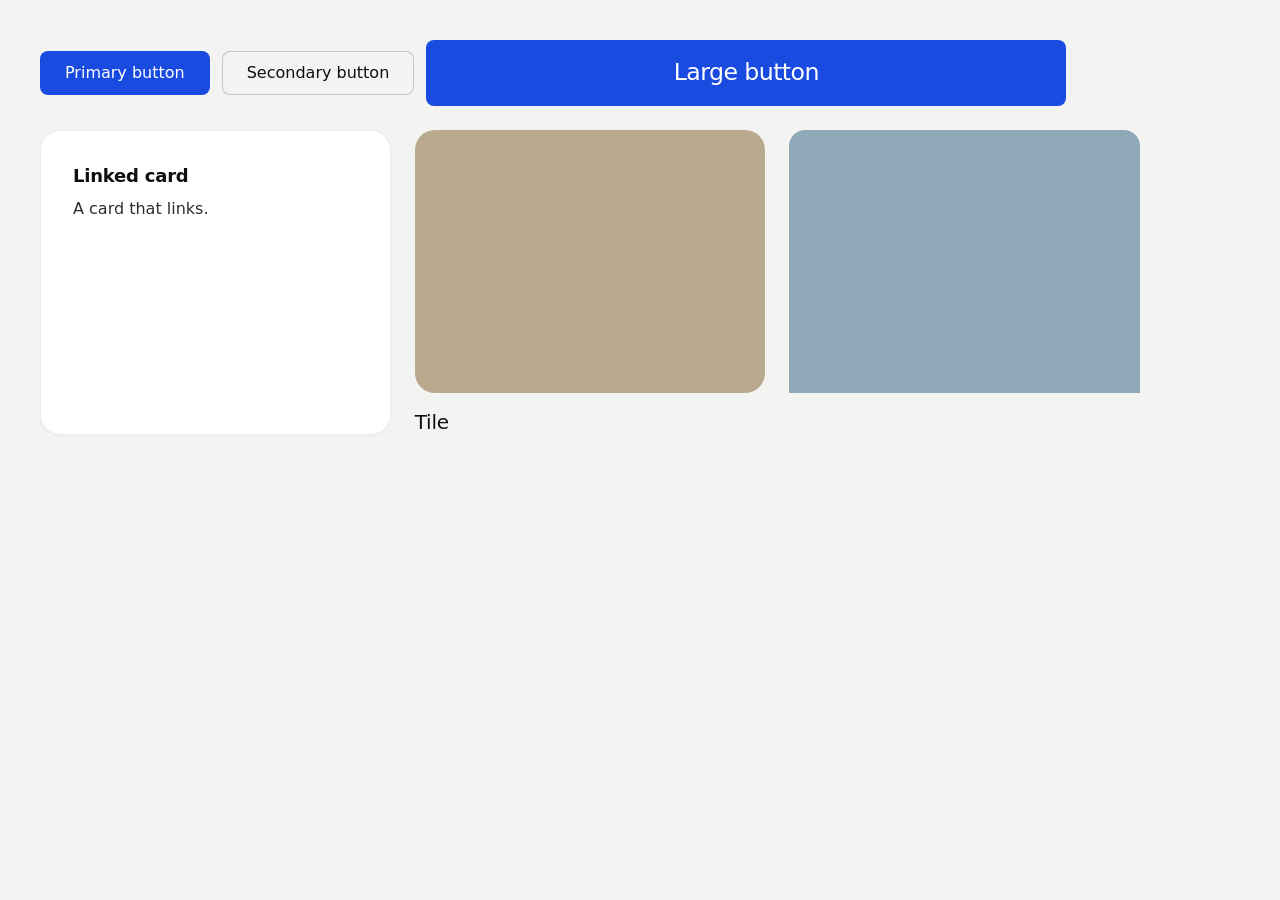
<file: docs/maquettes/accueil/assets/motion/_hover-test.html>
<!doctype html>
<html lang="en">
<head>
<meta charset="utf-8"><meta name="viewport" content="width=device-width, initial-scale=1">
<title>Hover test</title>
<link rel="stylesheet" href="../system.css">
<link rel="stylesheet" href="../ui/cards.css">
<link rel="stylesheet" href="motion.css">
<style>:root{--bg:#f3f3f1;--card:#fff;--ink:#0f0f0e;--muted:#686863;--accent:#e5531c}body{background:var(--bg);color:var(--ink);padding:40px}.row{display:grid;grid-template-columns:repeat(3,1fr);gap:24px;max-width:1100px}</style>
</head>
<body>
<main>
<div class="btn-row" style="margin-bottom:24px"><a class="btn btn--primary" href="#p">Primary button</a><a class="btn btn--secondary" href="#s">Secondary button</a><a class="btn btn--primary btn--xl" href="#x">Large button</a></div>
<div class="row">
  <a class="card" id="c1" href="#a"><h3>Linked card</h3><p>A card that links.</p></a>
  <a class="tile" id="t1" href="#b"><div class="tile__media"><img id="i1" alt="" src="data:image/svg+xml,%3Csvg xmlns='http://www.w3.org/2000/svg' width='400' height='300'%3E%3Crect width='400' height='300' fill='%23b9a98f'/%3E%3C/svg%3E"></div><div class="tile__head"><h3>Tile</h3></div></a>
  <div class="m-zoom" id="z1" style="border-radius:16px"><img id="i2" alt="" style="display:block;width:100%" src="data:image/svg+xml,%3Csvg xmlns='http://www.w3.org/2000/svg' width='400' height='300'%3E%3Crect width='400' height='300' fill='%238fa9b9'/%3E%3C/svg%3E"></div>
</div>
</main>
</body>
</html>
</file>
<file: docs/maquettes/accueil/accueil.css>
/* Landing Multi-Agent Tutor — version créative et animée, dans la charte D1 (Both, docs/charte.md).
   Toute couleur vient d'une variable --mat-* ou d'une teinte pâle dérivée ; Inter auto-hébergée partout.
   Mouvement : transform et opacity seulement (voir animation-performance), le reste en couleur. */

@font-face { font-family: "Inter"; font-style: normal; font-weight: 100 900; font-display: swap;
  src: url("fonts/inter-latin.woff2") format("woff2");
  unicode-range: U+0000-00FF, U+0131, U+0152-0153, U+02BB-02BC, U+02C6, U+02DA, U+02DC, U+0304, U+0308, U+0329, U+2000-206F, U+20AC, U+2122, U+2191, U+2193, U+2212, U+2215, U+FEFF, U+FFFD; }
@font-face { font-family: "Inter"; font-style: normal; font-weight: 100 900; font-display: swap;
  src: url("fonts/inter-latin-ext.woff2") format("woff2");
  unicode-range: U+0100-02BA, U+02BD-02C5, U+02C7-02CC, U+02CE-02D7, U+02DD-02FF, U+0304, U+0308, U+0329, U+1D00-1DBF, U+1E00-1E9F, U+1EF2-1EFF, U+2020, U+20A0-20AB, U+20AD-20C0, U+2113, U+2C60-2C7F, U+A720-A7FF; }

:root {
  --mat-primaire: #2563EB;
  --mat-primaire-survol: #1D4ED8;
  --mat-secondaire: #4C8AFD;
  --mat-accent: #FBBF24;
  --mat-texte: #0B1A45;
  --mat-texte-secondaire: #475569;
  --mat-fond: #F8FAFC;
  --mat-surface: #FFFFFF;
  --mat-fond-clair: #DBEAFE;
  --mat-bordure: #E2E8F0;
  --mat-succes: #15803D;
  --mat-erreur: #DC2626;
  --bleu-ciel: #EFF5FF;          /* teinte pâle dérivée de --mat-fond-clair */
  --jaune-pale: #FEF3C7;         /* « à retenir », dérivé de --mat-accent */
  --vert-pale: #DCFCE7;
  --rouge-pale: #FEE2E2;
  --marine-surface: #182851;           /* surface sur la bande marine, dérivée de --mat-texte */
  --sur-marine: #C7D2FE;         /* texte secondaire sur marine, dérivé de --mat-fond-clair */
  --ombre-panneau: 0 1px 2px rgba(14, 26, 61, .05), 0 12px 32px rgba(35, 80, 216, .08);
  --ombre-forte: 0 30px 60px -20px rgba(11, 26, 69, .35), 0 12px 24px -12px rgba(37, 99, 235, .25);
  --lueur-action: 0 4px 12px rgba(37, 99, 235, .25);
  --ease-out: cubic-bezier(0.23, 1, 0.32, 1);
  --ease-in-out: cubic-bezier(0.77, 0, 0.175, 1);
  --police: "Inter", "Segoe UI", Roboto, Arial, sans-serif;
  --gouttiere: clamp(16px, 4vw, 48px);
  --largeur: 1240px;
}

*, *::before, *::after { box-sizing: border-box; }
html { scroll-behavior: smooth; scroll-padding-top: 96px; -webkit-text-size-adjust: 100%;
  scrollbar-color: var(--mat-secondaire) var(--mat-fond); accent-color: var(--mat-primaire); }
@media (prefers-reduced-motion: reduce) { html { scroll-behavior: auto; } }
body { margin: 0; background: var(--mat-fond); color: var(--mat-texte); font: 400 17px/1.6 var(--police);
  -webkit-font-smoothing: antialiased; text-rendering: optimizeLegibility; overflow-x: clip; }
img, svg, canvas { display: block; max-width: 100%; }
a { color: inherit; }
h1, h2, h3 { margin: 0; font-weight: 700; letter-spacing: -0.03em; text-wrap: balance; }
p { margin: 0; text-wrap: pretty; }
::selection { background: var(--mat-accent); color: var(--mat-texte); }
:focus-visible { outline: 2px solid var(--mat-primaire); outline-offset: 2px; border-radius: 6px; }
.evitement { position: absolute; left: 16px; top: -60px; z-index: 100; padding: 10px 14px; border-radius: 8px; background: var(--mat-surface);
  color: var(--mat-texte); font-weight: 600; transition: transform 200ms var(--ease-out); }
.evitement:focus { transform: translateY(76px); }
.conteneur { width: min(var(--largeur), 100% - 2 * var(--gouttiere)); margin-inline: auto; }

/* --------------------------------------------------------------- boutons (charte : 8 px, 600) */
.bouton { position: relative; display: inline-flex; align-items: center; justify-content: center; gap: 10px; height: 48px; padding: 0 22px;
  border: 0; border-radius: 8px; background: var(--mat-primaire); color: var(--mat-surface); font: 600 15px/1 var(--police);
  text-decoration: none; cursor: pointer; white-space: nowrap;
  transition: background-color 180ms ease, color 180ms ease, box-shadow 180ms ease, transform 160ms var(--ease-out); }
.bouton svg { width: 16px; height: 16px; fill: none; stroke: currentColor; stroke-width: 1.8; stroke-linecap: round; stroke-linejoin: round;
  transition: transform 220ms var(--ease-out); }
.bouton:hover { background: var(--mat-primaire-survol); }
.bouton:active { transform: scale(.97); }
@media (hover: hover) and (pointer: fine) { .bouton:hover svg { transform: translateX(3px); } }
.bouton--petit { height: 40px; padding: 0 16px; font-size: 14px; }
.bouton--grand { height: 60px; padding: 0 30px; font-size: 17px; }
.bouton--clair { background: var(--mat-surface); color: var(--mat-texte); box-shadow: 0 10px 30px -10px rgba(11, 26, 69, .5); }
.bouton--clair:hover { background: var(--mat-fond-clair); }
.bouton--contour { background: transparent; color: var(--mat-surface); box-shadow: inset 0 0 0 1.5px rgba(255, 255, 255, .55); }
.bouton--contour:hover { background: rgba(255, 255, 255, .1); box-shadow: inset 0 0 0 1.5px var(--mat-surface); }
.aimant { transition: background-color 180ms ease, box-shadow 180ms ease, transform 400ms var(--ease-out); }
.aimant > * { pointer-events: none; }

/* --------------------------------------------------------------- navigation : pilule flottante */
.nav { position: fixed; z-index: 50; top: 14px; left: 0; right: 0; display: flex; justify-content: center; padding-inline: var(--gouttiere); pointer-events: none; }
.nav__pilule { pointer-events: auto; display: flex; align-items: center; gap: 22px; width: min(var(--largeur), 100%); padding: 8px 8px 8px 14px;
  border-radius: 16px; background: rgba(255, 255, 255, .86); backdrop-filter: saturate(1.4) blur(14px); -webkit-backdrop-filter: saturate(1.4) blur(14px);
  box-shadow: 0 0 0 1px rgba(226, 232, 240, .8), 0 10px 30px -12px rgba(11, 26, 69, .35); transition: transform 300ms var(--ease-out), box-shadow 300ms ease; }
.nav.cachee .nav__pilule { transform: translateY(calc(-100% - 20px)); }
.nav__logo { white-space: nowrap; display: inline-flex; align-items: center; gap: 10px; font-weight: 700; letter-spacing: -0.02em; text-decoration: none; color: var(--mat-texte); }
.nav__logo img { width: 34px; height: 34px; border-radius: 9px; background: var(--mat-surface); }
.nav__liens { display: flex; gap: 4px; margin-inline-start: auto; }
.nav__liens a { position: relative; padding: 8px 12px; border-radius: 8px; font-size: 15px; font-weight: 500; text-decoration: none; color: var(--mat-texte-secondaire);
  transition: color 160ms ease, background-color 160ms ease; }
.nav__liens a:hover { color: var(--mat-texte); background: var(--bleu-ciel); }
.nav__liens a.ici { color: var(--mat-primaire); }
@media (max-width: 767px) { .nav__liens { display: none; } .nav__pilule .bouton { margin-inline-start: auto; } }
@media (max-width: 899px) { .nav__pilule > .nav__logo span { position: absolute; width: 1px; height: 1px; overflow: hidden; clip-path: inset(50%); } }

/* --------------------------------------------------------------- dégradé vivant (gradient.js) */
.degrade { position: absolute; inset: 0; z-index: 0; width: 100%; height: 100%;
  /* Repli CSS : affiché avant WebGL, sans WebGL, et sous le canvas pendant son chargement */
  background:
    radial-gradient(60% 70% at 80% 70%, var(--mat-primaire), transparent 70%),
    radial-gradient(50% 60% at 15% 95%, var(--mat-secondaire), transparent 70%),
    radial-gradient(30% 30% at 92% 12%, rgba(251, 191, 36, .45), transparent 70%),
    var(--mat-texte); }
.degrade.pret { background: var(--mat-texte); }

/* --------------------------------------------------------------- hero */
.hero { position: relative; isolation: isolate; min-height: 100svh; display: grid; align-items: center; overflow: hidden;
  padding: 128px 0 96px; color: var(--mat-surface); background: var(--mat-texte); }
.hero__voile { position: absolute; inset: 0; z-index: 0; background: linear-gradient(90deg, rgba(11, 26, 69, .55), rgba(11, 26, 69, 0) 60%); pointer-events: none; }
.hero__grille { position: relative; z-index: 1; display: grid; grid-template-columns: minmax(0, 7fr) minmax(0, 5fr); gap: 40px; align-items: center; }
.hero__titre { font-size: clamp(40px, 6vw, 86px); line-height: .98; letter-spacing: -0.045em; font-weight: 800; }
.hero__titre .ligne { display: block; overflow: hidden; padding-bottom: .08em; margin-bottom: -.08em; }
.hero__titre .ligne > span { display: inline-block; }
.surligne { position: relative; display: inline-block; color: var(--mat-surface); }
.surligne svg { position: absolute; left: -2%; right: -2%; bottom: .02em; width: 104%; height: .32em; z-index: -1; overflow: visible; }
.surligne path { fill: none; stroke: var(--mat-accent); stroke-width: 14; stroke-linecap: round; stroke-dasharray: 320; stroke-dashoffset: 0; opacity: .95; }
.hero__chapo { max-width: 46ch; margin-top: 28px; font-size: clamp(17px, 1.5vw, 20px); color: var(--mat-fond-clair); }
.hero__actions { display: flex; flex-wrap: wrap; gap: 12px; margin-top: 34px; }
.hero__local { display: flex; align-items: center; gap: 8px; margin-top: 22px; font-size: 14.5px; color: var(--sur-marine); }
.hero__local svg { width: 18px; height: 18px; flex: none; fill: none; stroke: var(--mat-accent); stroke-width: 1.6; stroke-linecap: round; stroke-linejoin: round; }

.hero__mascotte { position: relative; justify-self: center; width: min(420px, 100%); aspect-ratio: 1; }
.mascotte-badge { position: absolute; inset: 10%; border-radius: 50%; background: var(--mat-surface); display: grid; place-items: center;
  box-shadow: 0 0 0 12px rgba(255, 255, 255, .08), 0 0 0 26px rgba(255, 255, 255, .04), var(--ombre-forte); }
.mascotte-badge img { width: 82%; height: auto; animation: flotte 6s var(--ease-in-out) infinite alternate; }
@keyframes flotte { from { transform: translateY(-6px) rotate(-2deg); } to { transform: translateY(6px) rotate(2deg); } }
.bulle { position: absolute; display: inline-flex; align-items: center; gap: 8px; padding: 10px 14px; border-radius: 14px; background: var(--mat-surface);
  color: var(--mat-texte); font-size: 14px; font-weight: 600; box-shadow: var(--ombre-forte); white-space: nowrap; }
.bulle b { font-weight: 700; color: var(--mat-primaire); }
.bulle .cite { color: var(--mat-texte); }
.bulle--1 { top: 6%; left: -8%; }
.bulle--2 { top: 46%; right: -10%; }
.bulle--3 { bottom: 4%; left: 2%; }
[data-parallaxe] { transition: transform 600ms var(--ease-out); }
.hero__defiler { position: absolute; z-index: 1; left: 50%; bottom: 26px; width: 26px; height: 42px; margin-left: -13px; border-radius: 14px;
  box-shadow: inset 0 0 0 1.5px rgba(255, 255, 255, .5); }
.hero__defiler span { position: absolute; left: 50%; top: 8px; width: 4px; height: 8px; margin-left: -2px; border-radius: 2px; background: var(--mat-surface);
  animation: molette 1.8s var(--ease-in-out) infinite; }
@keyframes molette { 0% { transform: translateY(0); opacity: 0; } 30% { opacity: 1; } 100% { transform: translateY(14px); opacity: 0; } }

/* Entrée du hero : une fois, au chargement */
.js .hero__titre .ligne > span { transform: translateY(105%); }
.js .hero__chapo, .js .hero__actions, .js .hero__local { opacity: 0; transform: translateY(14px); }
.js .hero__mascotte { transform: scale(.9) translateY(20px); }
.js .surligne path { stroke-dashoffset: 320; }
.entree .hero__titre .ligne > span { transform: none; transition: transform 900ms var(--ease-out); }
.entree .hero__titre .ligne:nth-child(2) > span { transition-delay: 90ms; }
.entree .hero__titre .ligne:nth-child(3) > span { transition-delay: 180ms; }
.entree .surligne path { stroke-dashoffset: 0; transition: stroke-dashoffset 700ms var(--ease-out) 750ms; }
.entree .hero__chapo, .entree .hero__actions, .entree .hero__local { opacity: 1; transform: none; transition: opacity 600ms ease, transform 700ms var(--ease-out); }
.entree .hero__chapo { transition-delay: 320ms; } .entree .hero__actions { transition-delay: 420ms; } .entree .hero__local { transition-delay: 520ms; }
.entree .hero__mascotte { transform: none; transition: transform 1000ms var(--ease-out) 200ms; }

@media (max-width: 899px) {
  .hero { padding: 112px 0 88px; min-height: auto; }
  .hero__grille { grid-template-columns: 1fr; }
  .hero__mascotte { width: min(300px, 80%); order: -1; }
  .hero__voile { background: linear-gradient(180deg, rgba(11, 26, 69, .2), rgba(11, 26, 69, .55)); }
  .hero__defiler { display: none; }
}
@media (max-width: 479px) {
  .hero__actions .bouton { width: 100%; }
  .bulle { font-size: 12.5px; padding: 8px 11px; }
  .bulle--1 { left: -4%; } .bulle--2 { right: -6%; }
}

/* --------------------------------------------------------------- bandeau défilant */
.bandeau { overflow: hidden; padding: 20px 0; background: var(--mat-surface); border-bottom: 1px solid var(--mat-bordure);
  -webkit-mask-image: linear-gradient(90deg, transparent, #000 8%, #000 92%, transparent); mask-image: linear-gradient(90deg, transparent, #000 8%, #000 92%, transparent); }
.bandeau__piste { display: flex; width: max-content; animation: defile 38s linear infinite; }
.bandeau:hover .bandeau__piste { animation-play-state: paused; }
.bandeau ul { display: flex; margin: 0; padding: 0; list-style: none; }
.bandeau li { display: flex; align-items: center; gap: 28px; padding-inline-end: 28px; font-size: clamp(20px, 2.4vw, 30px); font-weight: 700; letter-spacing: -0.03em; white-space: nowrap; }
.bandeau li::after { content: ""; width: 10px; height: 10px; border-radius: 3px; background: var(--mat-primaire); transform: rotate(45deg); }
.bandeau li:nth-child(3n + 2) { color: var(--mat-primaire); }
@keyframes defile { to { transform: translateX(-50%); } }

/* --------------------------------------------------------------- sections */
.section { position: relative; padding: clamp(80px, 11vw, 150px) 0; }
.section--marine { isolation: isolate; overflow: hidden; background: var(--mat-texte); color: var(--mat-surface); }
.section--marine > .conteneur { position: relative; z-index: 1; }
.degrade--doux { opacity: .55; }
.section--ciel { background: linear-gradient(180deg, var(--mat-fond), var(--bleu-ciel)); }
.entete { display: grid; gap: 18px; max-width: 780px; margin-bottom: clamp(40px, 6vw, 64px); }
.entete h2 { font-size: clamp(34px, 5vw, 64px); line-height: 1.02; letter-spacing: -0.04em; font-weight: 800; }
.entete p { max-width: 58ch; font-size: clamp(16.5px, 1.4vw, 19px); color: var(--mat-texte-secondaire); }
.accent { color: var(--mat-primaire); }
.section--marine .entete p { color: var(--sur-marine); }
.section--marine .accent { color: var(--mat-secondaire); }

/* Apparition au défilement : une seule fois, depuis un état déjà lisible */
.js .revele { opacity: 0; transform: translateY(24px); transition: opacity 700ms ease, transform 900ms var(--ease-out); }
.js .revele.vu { opacity: 1; transform: none; }

/* --------------------------------------------------------------- chiffres */
.chiffres { padding: clamp(56px, 8vw, 96px) 0; background: var(--mat-surface); border-block: 1px solid var(--mat-bordure); }
.chiffres__ligne { display: grid; grid-template-columns: repeat(4, minmax(0, 1fr)); gap: 24px; }
.chiffres p { display: grid; gap: 4px; padding-inline-start: 20px; border-inline-start: 2px solid var(--mat-fond-clair); }
.chiffres b { font-size: clamp(48px, 7vw, 96px); line-height: 1; font-weight: 800; letter-spacing: -0.05em; color: var(--mat-primaire); font-variant-numeric: tabular-nums; }
.chiffres p:last-child b { color: var(--mat-texte); }
.chiffres span { font-size: 15px; color: var(--mat-texte-secondaire); }
@media (max-width: 767px) { .chiffres__ligne { grid-template-columns: 1fr 1fr; row-gap: 36px; } }

/* --------------------------------------------------------------- mascotte (visage du tuteur) */
.mascotte { width: 44px; height: 44px; flex: none; overflow: visible; }
.mascotte .contour { stroke: var(--mat-texte); stroke-width: 3; stroke-linecap: round; stroke-linejoin: round; }
.mascotte .yeux { transition: opacity 160ms ease; }
.mascotte .yeux-points, .mascotte .yeux-oups, .mascotte .eclats { opacity: 0; }
.mascotte .eclats path { stroke: var(--mat-primaire); stroke-width: 3; stroke-linecap: round; transform-box: fill-box; transform-origin: 0% 100%; }
.mascotte .tete { transform-box: fill-box; transform-origin: 50% 90%; transition: transform 240ms var(--ease-out); }
.mascotte[data-etat="reflechit"] .yeux-arcs { opacity: 0; }
.mascotte[data-etat="reflechit"] .yeux-points { opacity: 1; }
.mascotte[data-etat="reflechit"] .yeux-points circle { animation: pulse 900ms var(--ease-in-out) infinite; }
.mascotte[data-etat="reflechit"] .yeux-points circle:nth-child(2) { animation-delay: 150ms; }
.mascotte[data-etat="reflechit"] .yeux-points circle:nth-child(3) { animation-delay: 300ms; }
.mascotte[data-etat="contente"] .tete { transform: translateY(-2px) rotate(-4deg); }
.mascotte[data-etat="contente"] .eclats { opacity: 1; }
.mascotte[data-etat="contente"] .eclats path { animation: eclat 360ms var(--ease-out) both; }
.mascotte[data-etat="contente"] .eclats path:nth-child(2) { animation-delay: 40ms; }
.mascotte[data-etat="contente"] .eclats path:nth-child(3) { animation-delay: 90ms; }
.mascotte[data-etat="oups"] .yeux-arcs { opacity: 0; }
.mascotte[data-etat="oups"] .yeux-oups { opacity: 1; }
.mascotte[data-etat="oups"] .tete { transform: rotate(5deg); }
@keyframes pulse { 0%, 100% { opacity: .35; } 50% { opacity: 1; } }
@keyframes eclat { from { opacity: 0; transform: scale(.6); } to { opacity: 1; transform: scale(1); } }

/* --------------------------------------------------------------- citations [Slide N] */
.cite { display: inline-block; padding: 0 7px; border-radius: 6px; background: var(--mat-accent); color: var(--mat-texte);
  font-weight: 600; font-size: 12.5px; line-height: 1.6; margin-inline-start: 4px; white-space: nowrap; }
.cite.entre { animation: cite-in 320ms var(--ease-out) both; }
@keyframes cite-in { from { opacity: 0; transform: translateY(4px) scale(.96); } }

/* --------------------------------------------------------------- le tuteur jouable */
.scene-tuteur { perspective: 1400px; }
.tw { background: var(--mat-surface); color: var(--mat-texte); border-radius: 18px; overflow: hidden; font-size: 15px; line-height: 1.5;
  box-shadow: 0 0 0 1px var(--mat-bordure), var(--ombre-forte); transform-origin: 50% 0; }
/* Le tuteur se redresse en entrant à l'écran (animation liée au défilement, compositeur seulement) */
@supports (animation-timeline: view()) {
  @media (prefers-reduced-motion: no-preference) {
    .scene-tuteur .tw { animation: redresse linear both; animation-timeline: view(); animation-range: entry 0% cover 40%; }
  }
}
@keyframes redresse { from { transform: rotateX(18deg) scale(.92) translateY(40px); opacity: .4; } to { transform: none; opacity: 1; } }
.tw__bar { display: flex; align-items: center; gap: 10px; height: 48px; padding: 0 16px; border-bottom: 1px solid var(--mat-bordure);
  font-size: 13.5px; color: var(--mat-texte-secondaire); }
.tw__bar b { color: var(--mat-texte); font-weight: 600; }
.tw__dots { display: flex; gap: 6px; } .tw__dots i { width: 10px; height: 10px; border-radius: 50%; background: var(--mat-bordure); }
.tw__dots i:first-child { background: var(--mat-accent); }
.tw__bar .sp { flex: 1; }
.tw__body { display: grid; grid-template-columns: 240px 1fr; min-height: 440px; }
.tw__slides { border-inline-end: 1px solid var(--mat-bordure); padding: 12px; display: grid; align-content: start; gap: 4px; background: var(--mat-fond); }
.tw__slides p { margin: 4px 8px 8px; font-size: 12px; font-weight: 600; color: var(--mat-texte-secondaire); }
.tw__slide { display: grid; grid-template-columns: 28px 1fr; gap: 10px; align-items: center; width: 100%; padding: 8px; border: 0;
  border-radius: 10px; background: none; text-align: start; font: 500 14px/1.3 var(--police); color: var(--mat-texte-secondaire);
  cursor: pointer; transition: background-color 180ms ease, color 180ms ease, transform 160ms var(--ease-out); }
.tw__slide b { width: 28px; height: 28px; border-radius: 8px; display: grid; place-items: center; background: var(--bleu-ciel);
  color: var(--mat-primaire); font-weight: 700; transition: background-color 180ms ease, color 180ms ease; }
.tw__slide[aria-pressed="true"] { background: var(--mat-fond-clair); color: var(--mat-texte); }
.tw__slide[aria-pressed="true"] b { background: var(--mat-primaire); color: var(--mat-surface); }
.tw__slide:active { transform: scale(.98); }
@media (hover: hover) and (pointer: fine) { .tw__slide:not([aria-pressed="true"]):hover { background: var(--bleu-ciel); color: var(--mat-texte); } }
.tw__chat { display: grid; align-content: start; gap: 14px; padding: 18px 22px 22px; }
.tw__outils { display: flex; align-items: center; justify-content: space-between; gap: 10px; flex-wrap: wrap; }
.tw__outils > span { font-size: 12.5px; font-weight: 600; color: var(--mat-texte-secondaire); }
.niveaux { position: relative; display: inline-grid; grid-auto-flow: column; grid-auto-columns: 1fr; padding: 3px;
  border-radius: 10px; background: var(--bleu-ciel); box-shadow: inset 0 0 0 1px var(--mat-bordure); }
.niveaux button { position: relative; z-index: 1; height: 32px; padding: 0 14px; border: 0; border-radius: 8px; background: none;
  font: 600 13px/1 var(--police); color: var(--mat-texte-secondaire); cursor: pointer; transition: color 180ms ease; }
.niveaux button[aria-pressed="true"] { color: var(--mat-surface); }
.niveaux .curseur { position: absolute; z-index: 0; top: 3px; bottom: 3px; left: 0; width: 0; border-radius: 8px;
  background: var(--mat-primaire); box-shadow: var(--lueur-action); transition: transform 260ms var(--ease-out); }
.msg { max-width: 88%; padding: 11px 15px; border-radius: 16px; }
.msg--moi { justify-self: end; background: var(--mat-fond-clair); border-end-end-radius: 6px; }
.msg--tuteur { display: grid; grid-template-columns: auto 1fr; gap: 10px; align-items: start; background: var(--mat-surface);
  box-shadow: 0 0 0 1px var(--mat-bordure); border-end-start-radius: 6px; min-height: 100px; }
.msg--tuteur .mascotte { width: 38px; height: 38px; }
.outil { display: flex; align-items: center; gap: 8px; font-size: 13px; color: var(--mat-texte-secondaire); min-height: 20px; }
.outil::before { content: ""; width: 12px; height: 12px; border-radius: 50%; border: 2px solid currentColor; border-right-color: transparent; animation: tourne 700ms linear infinite; }
.outil[hidden] { display: flex; opacity: 0; }
@keyframes tourne { to { transform: rotate(1turn); } }
.ecrit.en-cours::after { content: ""; display: inline-block; width: 7px; height: 1em; margin-inline-start: 2px; vertical-align: -2px;
  background: var(--mat-primaire); border-radius: 2px; animation: pulse 800ms ease infinite; }
.tw .acts { display: flex; gap: 8px; }
.tw .acts a { height: 36px; padding: 0 14px; border-radius: 8px; display: inline-flex; align-items: center; font-size: 14px; font-weight: 600;
  background: var(--mat-primaire); color: var(--mat-surface); text-decoration: none; transition: background-color 180ms ease, transform 160ms var(--ease-out); }
.tw .acts a:hover { background: var(--mat-primaire-survol); }
.tw .acts a.acts__second { background: var(--mat-surface); color: var(--mat-primaire); box-shadow: inset 0 0 0 1.5px var(--mat-primaire); }
.tw .acts a.acts__second:hover { background: var(--bleu-ciel); }
.tw .acts { flex-wrap: wrap; }
.fin__actions { display: flex; flex-wrap: wrap; justify-content: center; gap: 12px; }
@media (max-width: 479px) { .fin__actions .bouton { width: 100%; } }
.tw .acts a:active { transform: scale(.97); }
@media (max-width: 639px) {
  .tw { font-size: 14px; }
  .tw__body { grid-template-columns: 1fr; min-height: 0; }
  .tw__slides { border-inline-end: 0; border-bottom: 1px solid var(--mat-bordure); grid-auto-flow: column; grid-auto-columns: 1fr; }
  .tw__slides p { display: none; }
  .tw__slide { grid-template-columns: 1fr; justify-items: center; }
  .tw__slide span { display: none; }
  .tw__bar .sp ~ span { display: none; }
  .tw__chat { padding: 14px; }
  .niveaux button { padding: 0 10px; }
}

/* --------------------------------------------------------------- projecteur qui suit le curseur */
.projecteur { position: relative; isolation: isolate; overflow: hidden; }
.projecteur > .spot { position: absolute; z-index: -1; left: 0; top: 0; width: 360px; height: 360px; margin: -180px 0 0 -180px; border-radius: 50%;
  background: radial-gradient(closest-side, rgba(76, 138, 253, .16), transparent); opacity: 0; pointer-events: none; transition: opacity 240ms ease; }
@media (hover: hover) and (pointer: fine) { .projecteur:hover > .spot { opacity: 1; } }

/* --------------------------------------------------------------- agents : routeur jouable sur marine */
.routeur { display: grid; grid-template-columns: minmax(0, 4fr) minmax(0, 8fr); gap: 28px; align-items: start; }
.demandes { display: grid; gap: 10px; }
.demandes p { margin: 0 0 4px; font-size: 13px; font-weight: 600; color: var(--sur-marine); }
.demande { display: flex; align-items: center; gap: 12px; width: 100%; padding: 14px 16px; border: 0; border-radius: 12px; background: var(--marine-surface);
  box-shadow: inset 0 0 0 1px rgba(199, 210, 254, .16); text-align: start; font: 500 15.5px/1.35 var(--police); color: var(--mat-surface); cursor: pointer;
  transition: box-shadow 200ms ease, background-color 200ms ease, color 200ms ease, transform 160ms var(--ease-out); }
.demande img, .demande svg { flex: none; padding: 5px; width: 30px; height: 30px; border-radius: 8px; background: var(--mat-surface); color: var(--mat-primaire); }
.demande[aria-pressed="true"] { background: var(--mat-surface); color: var(--mat-texte); box-shadow: 0 0 0 2px var(--mat-secondaire), 0 12px 30px -10px rgba(76, 138, 253, .6); }
.demande:active { transform: scale(.98); }
@media (hover: hover) and (pointer: fine) { .demande:not([aria-pressed="true"]):hover { box-shadow: inset 0 0 0 1px var(--mat-secondaire); transform: translateX(4px); } }
.flux { position: relative; display: grid; justify-items: center; padding: 28px 24px; border-radius: 20px; background: var(--mat-surface); color: var(--mat-texte);
  box-shadow: 0 30px 80px -30px rgba(0, 0, 0, .6); }
.noeud { position: relative; display: inline-flex; align-items: center; gap: 10px; padding: 10px 16px; border-radius: 12px; background: var(--mat-surface);
  box-shadow: 0 0 0 1px var(--mat-bordure); font-weight: 600; font-size: 15px;
  transition: box-shadow 240ms ease, background-color 240ms ease, opacity 240ms ease, transform 240ms var(--ease-out); }
.noeud img { width: 22px; height: 22px; }
.noeud small { font-weight: 500; color: var(--mat-texte-secondaire); font-size: 12.5px; }
.noeud.actif { background: var(--mat-fond-clair); box-shadow: 0 0 0 2px var(--mat-primaire), var(--lueur-action); transform: translateY(-2px); }
.noeud--router .mascotte { width: 30px; height: 30px; }
.lien { position: relative; width: 2px; height: 36px; background: var(--mat-bordure); }
.lien i { position: absolute; left: -4px; top: 0; width: 10px; height: 10px; border-radius: 50%; background: var(--mat-primaire); opacity: 0;
  box-shadow: 0 0 0 4px rgba(37, 99, 235, .18); }
.lien.passe i { animation: impulsion 420ms var(--ease-in-out) forwards; }
@keyframes impulsion { 0% { opacity: 0; transform: translateY(0); } 15% { opacity: 1; } 85% { opacity: 1; } 100% { opacity: 0; transform: translateY(26px); } }
.agents4 { display: grid; grid-template-columns: repeat(4, minmax(0, 1fr)); gap: 10px; width: 100%; }
.agents4 .noeud { flex-direction: column; justify-content: center; gap: 4px; padding: 14px 8px; text-align: center; }
.agents4.choisi .noeud:not(.actif) { opacity: .4; }
.critic { display: flex; align-items: center; gap: 10px; padding: 10px 16px; border-radius: 12px; box-shadow: inset 0 0 0 1px var(--mat-bordure);
  font-size: 14px; color: var(--mat-texte-secondaire); transition: box-shadow 240ms ease, color 240ms ease; }
.critic b { color: var(--mat-texte); }
.critic.actif { color: var(--mat-texte); box-shadow: inset 0 0 0 2px var(--mat-primaire); }
.critic .ok { display: none; width: 20px; height: 20px; color: var(--mat-succes); }
.critic.valide .ok { display: block; }
.sortie { width: 100%; margin-top: 4px; padding: 16px 18px; border-radius: 14px; background: var(--bleu-ciel); font-size: 15.5px; min-height: 84px;
  transition: opacity 220ms ease, transform 260ms var(--ease-out); }
.sortie.cache { opacity: 0; transform: translateY(8px); }
.sortie small { display: block; margin-bottom: 4px; font-size: 12.5px; font-weight: 600; color: var(--mat-primaire-survol); }
.local { margin-top: 16px; font-size: 13px; color: var(--mat-texte-secondaire); text-align: center; }
@media (max-width: 1023px) { .routeur { grid-template-columns: 1fr; } .demandes { grid-template-columns: 1fr 1fr; } .demandes p { grid-column: 1 / -1; } }
@media (max-width: 639px) {
  .demandes { grid-template-columns: 1fr; }
  .demande { padding: 11px 12px; font-size: 14.5px; }
  .flux { padding: 20px 12px; }
  .agents4 { grid-template-columns: 1fr 1fr; }
  .agents4 .noeud small { display: none; }
}

/* --------------------------------------------------------------- parcours : étapes + scène */
.parcours { display: grid; grid-template-columns: minmax(0, 5fr) minmax(0, 7fr); gap: 28px; align-items: stretch; }
.etapes { display: grid; gap: 10px; align-content: start; }
.etape { display: grid; grid-template-columns: 52px 1fr; gap: 16px; align-items: center; width: 100%; padding: 16px; border: 0;
  border-radius: 16px; background: var(--mat-surface); text-align: start; font: inherit; color: inherit; cursor: pointer;
  box-shadow: 0 0 0 1px var(--mat-bordure); transition: box-shadow 220ms ease, transform 160ms var(--ease-out); }
.etape .num { display: grid; place-items: center; width: 52px; height: 52px; border-radius: 14px; background: var(--bleu-ciel); color: var(--mat-primaire);
  font-size: 22px; font-weight: 800; letter-spacing: -0.03em; transition: background-color 220ms ease, color 220ms ease; }
.etape .t { display: block; margin: 0 0 2px; font-size: 17px; font-weight: 700; }
.etape .d { display: block; color: var(--mat-texte-secondaire); font-size: 14.5px; line-height: 1.45; }
.etape[aria-selected="true"] { box-shadow: 0 0 0 2px var(--mat-primaire), var(--ombre-panneau); }
.etape[aria-selected="true"] .num { background: var(--mat-primaire); color: var(--mat-surface); }
.etape:active { transform: scale(.99); }
.scene { position: relative; border-radius: 20px; background: var(--mat-surface); box-shadow: 0 0 0 1px var(--mat-bordure), var(--ombre-panneau);
  padding: 30px; min-height: 440px; display: grid; align-content: center; overflow: hidden; }
.scene__vue { display: grid; gap: 14px; }
.scene__vue[hidden] { display: none; }
.scene__vue.entre > * { animation: monte 420ms var(--ease-out) both; }
.scene__vue.entre > *:nth-child(2) { animation-delay: 60ms; }
.scene__vue.entre > *:nth-child(3) { animation-delay: 120ms; }
.scene__vue.entre > *:nth-child(4) { animation-delay: 180ms; }
.scene__vue.entre > *:nth-child(5) { animation-delay: 240ms; }
@keyframes monte { from { opacity: 0; transform: translateY(12px); } }
.scene .msg--moi { justify-self: end; }
.agents-cites { display: flex; flex-wrap: wrap; gap: 6px; }
.agents-cites span { font-size: 12.5px; font-weight: 600; padding: 3px 10px; border-radius: 999px; background: var(--bleu-ciel); color: var(--mat-primaire-survol); }
.fichier { display: flex; align-items: center; gap: 12px; padding: 14px 16px; border-radius: 12px; background: var(--bleu-ciel); font-weight: 600; }
.fichier small { display: block; font-weight: 400; color: var(--mat-texte-secondaire); }
.barre { height: 6px; border-radius: 999px; background: var(--mat-bordure); overflow: hidden; }
.barre i { display: block; height: 100%; border-radius: inherit; background: var(--mat-primaire); transform-origin: left; transform: scaleX(0); }
.entre .barre i { animation: remplit 1100ms var(--ease-in-out) 200ms forwards; }
@keyframes remplit { to { transform: scaleX(1); } }
.lu { display: grid; grid-template-columns: repeat(3, 1fr); gap: 10px; }
.lu div { padding: 12px; border-radius: 12px; box-shadow: inset 0 0 0 1px var(--mat-bordure); font-size: 14px; }
.lu b { display: block; font-size: 26px; font-weight: 800; color: var(--mat-primaire); font-variant-numeric: tabular-nums; }
.rubriques { display: grid; gap: 10px; margin: 0; }
.rubrique { display: grid; grid-template-columns: 120px 1fr; gap: 12px; align-items: baseline; padding-bottom: 10px; border-bottom: 1px solid var(--mat-bordure); font-size: 15px; }
.rubrique:last-child { border-bottom: 0; padding-bottom: 0; }
.rubrique dt { font-weight: 700; font-size: 13px; color: var(--mat-primaire-survol); }
.rubrique dd { margin: 0; }
.retenir { padding: 2px 8px; border-radius: 6px; background: var(--jaune-pale); }
.refus { display: flex; gap: 10px; align-items: center; padding: 10px 14px; border-radius: 12px; box-shadow: inset 0 0 0 1px var(--mat-bordure);
  color: var(--mat-texte-secondaire); font-size: 14.5px; }
.flashcard { perspective: 900px; border: 0; padding: 0; background: none; cursor: pointer; font: inherit; color: inherit; text-align: center; }
.flashcard__in { position: relative; display: grid; min-height: 200px; transform-style: preserve-3d; transition: transform 560ms var(--ease-in-out); }
.flashcard[aria-pressed="true"] .flashcard__in { transform: rotateY(180deg); }
.flashcard__face { grid-area: 1 / 1; display: grid; place-items: center; align-content: center; gap: 6px; padding: 24px; border-radius: 16px; backface-visibility: hidden;
  background: var(--mat-surface); box-shadow: 0 0 0 1px var(--mat-bordure), var(--ombre-panneau); font-size: 19px; font-weight: 700; }
.flashcard__face small { font-size: 12.5px; font-weight: 600; color: var(--mat-texte-secondaire); }
.flashcard__face--dos { transform: rotateY(180deg); background: var(--mat-primaire); color: var(--mat-surface); font-weight: 600; }
.flashcard__face--dos small { color: var(--mat-fond-clair); }
.indice { font-size: 13px; color: var(--mat-texte-secondaire); text-align: center; }
@media (max-width: 1023px) { .parcours { grid-template-columns: 1fr; } .scene { min-height: 0; } }
@media (max-width: 639px) {
  .etape { grid-template-columns: 44px 1fr; padding: 12px; } .etape .num { width: 44px; height: 44px; font-size: 19px; }
  .etape .d { display: none; }
  .scene { padding: 18px; }
  .rubrique { grid-template-columns: 1fr; gap: 2px; }
  .lu div { padding: 10px; font-size: 12.5px; }
}

/* --------------------------------------------------------------- preuves */
.preuves { display: grid; grid-template-columns: minmax(0, 7fr) minmax(0, 5fr); gap: 24px; align-items: start; }
.carte { padding: 28px; border-radius: 20px; background: var(--mat-surface); box-shadow: 0 0 0 1px var(--mat-bordure), var(--ombre-panneau); }
.carte h3 { font-size: 15px; font-weight: 600; letter-spacing: 0; color: var(--mat-texte-secondaire); margin-bottom: 14px; }
.qcm { display: grid; gap: 12px; }
.qcm h3 { margin-bottom: 0; }
.qcm .q { font-weight: 700; font-size: clamp(19px, 2vw, 23px); line-height: 1.3; letter-spacing: -0.02em; }
.qcm__choix { display: grid; gap: 8px; }
.choix { display: flex; align-items: center; gap: 12px; width: 100%; min-height: 50px; padding: 10px 14px; border: 0; border-radius: 10px;
  background: var(--mat-surface); box-shadow: inset 0 0 0 1px var(--mat-bordure); text-align: start; font: 500 15.5px/1.35 var(--police);
  color: var(--mat-texte); cursor: pointer; transition: box-shadow 180ms ease, background-color 180ms ease, transform 160ms var(--ease-out); }
.choix .lettre { flex: none; display: grid; place-items: center; width: 28px; height: 28px; border-radius: 8px; background: var(--bleu-ciel);
  color: var(--mat-primaire); font-weight: 700; font-size: 13px; }
.choix .verdict { margin-inline-start: auto; width: 20px; height: 20px; display: none; fill: none; stroke: currentColor; stroke-width: 2.4; stroke-linecap: round; stroke-linejoin: round; }
.choix:active:not(:disabled) { transform: scale(.99); }
@media (hover: hover) and (pointer: fine) { .choix:not(:disabled):hover { box-shadow: inset 0 0 0 1px var(--mat-secondaire); background: var(--bleu-ciel); transform: translateX(3px); } }
.choix:disabled { cursor: default; }
.choix.juste { background: var(--vert-pale); box-shadow: inset 0 0 0 2px var(--mat-succes); }
.choix.juste .verdict--ok { display: block; color: var(--mat-succes); }
.choix.faux { background: var(--rouge-pale); box-shadow: inset 0 0 0 2px var(--mat-erreur); }
.choix.faux .verdict--non { display: block; color: var(--mat-erreur); }
.qcm .retour { display: flex; gap: 10px; align-items: flex-start; padding: 12px 14px; border-radius: 12px; background: var(--bleu-ciel); font-size: 15px; }
.qcm .retour[hidden] { display: none; }
.qcm .retour .mascotte { width: 40px; height: 40px; }
.qcm .rejouer { justify-self: start; height: 38px; padding: 0 16px; border: 0; border-radius: 8px; background: none; color: var(--mat-primaire);
  box-shadow: inset 0 0 0 1.5px var(--mat-primaire); font: 600 14px/1 var(--police); cursor: pointer; transition: background-color 180ms ease, transform 160ms var(--ease-out); }
.qcm .rejouer:hover { background: var(--bleu-ciel); }
.qcm .rejouer:active { transform: scale(.97); }
.qcm .rejouer[hidden] { display: none; }
.corpus { display: grid; gap: 16px; }
.corpus__ligne { display: grid; gap: 6px; }
.corpus__ligne > div:first-child { display: flex; justify-content: space-between; gap: 12px; font-size: 15px; }
.corpus__ligne b { font-variant-numeric: tabular-nums; }
.corpus__barre { height: 12px; border-radius: 999px; background: var(--bleu-ciel); overflow: hidden; }
.corpus__barre i { display: block; height: 100%; border-radius: inherit; background: var(--mat-primaire); transform-origin: left;
  transform: scaleX(var(--part)); transition: transform 1000ms var(--ease-out); }
.corpus.attend .corpus__barre i { transform: scaleX(0); }
.corpus__ligne:nth-child(2) .corpus__barre i { transition-delay: 80ms; }
.corpus__ligne:nth-child(3) .corpus__barre i { transition-delay: 160ms; }
.corpus__ligne:nth-child(4) .corpus__barre i { transition-delay: 240ms; }
.corpus__note { font-size: 13px; color: var(--mat-texte-secondaire); }
@media (max-width: 899px) { .preuves { grid-template-columns: 1fr; } .carte { padding: 20px; } }

/* --------------------------------------------------------------- questions */
.faq-grille { display: grid; grid-template-columns: minmax(0, 5fr) minmax(0, 7fr); gap: 40px; align-items: start; }
.faq { display: grid; }
.faq details { border-bottom: 1px solid var(--mat-bordure); }
.faq summary { display: flex; justify-content: space-between; align-items: center; gap: 16px; padding: 22px 0; cursor: pointer; list-style: none;
  font-size: 18px; font-weight: 600; letter-spacing: -0.01em; }
.faq summary::-webkit-details-marker { display: none; }
.faq summary::after { content: ""; flex: none; width: 28px; height: 28px; border-radius: 8px; background: var(--bleu-ciel)
  url("data:image/svg+xml,%3Csvg xmlns='http://www.w3.org/2000/svg' viewBox='0 0 16 16'%3E%3Cpath d='M8 3v10M3 8h10' stroke='%232563EB' stroke-width='1.8' stroke-linecap='round'/%3E%3C/svg%3E") center / 14px no-repeat;
  transition: transform 240ms var(--ease-out), background-color 200ms ease; }
.faq details[open] summary::after { transform: rotate(45deg); background-color: var(--mat-fond-clair); }
.faq summary:hover { color: var(--mat-primaire); }
.faq details p { padding: 0 0 22px; max-width: 62ch; color: var(--mat-texte-secondaire); }
.faq details[open] p { animation: monte 320ms var(--ease-out); }
@media (max-width: 899px) { .faq-grille { grid-template-columns: 1fr; gap: 0; } .faq summary { font-size: 16.5px; } }

/* --------------------------------------------------------------- fin */
.fin { position: relative; isolation: isolate; overflow: hidden; padding: clamp(100px, 14vw, 180px) 0; color: var(--mat-surface); background: var(--mat-texte); text-align: center; }
.fin__contenu { position: relative; z-index: 1; display: grid; justify-items: center; gap: 26px; }
.fin__titre { font-size: clamp(40px, 7vw, 100px); line-height: 1; font-weight: 800; letter-spacing: -0.045em; max-width: 14ch; }
.fin p { max-width: 50ch; font-size: 18px; color: var(--mat-fond-clair); }
.surligne--fin path { stroke-dashoffset: 320; }
.fin__titre.vu .surligne--fin path { stroke-dashoffset: 0; transition: stroke-dashoffset 800ms var(--ease-out) 400ms; }
.js .fin p.revele { transition-delay: 120ms; } .js .fin .bouton.revele { transition-delay: 220ms; }

/* --------------------------------------------------------------- pied */
.pied { padding: 36px 0 110px; background: var(--mat-surface); border-top: 1px solid var(--mat-bordure); }
.pied__grille { display: flex; flex-wrap: wrap; align-items: center; gap: 16px 32px; justify-content: space-between; }
.pied nav { display: flex; flex-wrap: wrap; gap: 6px 20px; }
.pied nav a { font-size: 14.5px; color: var(--mat-texte-secondaire); text-decoration: none; }
.pied nav a:hover { color: var(--mat-primaire); text-decoration: underline; text-underline-offset: 4px; }
.pied p { font-size: 13.5px; color: var(--mat-texte-secondaire); }
@media (min-width: 768px) { .pied { padding-bottom: 36px; } }

/* --------------------------------------------------------------- barre d'action mobile */
.barre-action { position: fixed; z-index: 40; left: 0; right: 0; bottom: 0; padding: 10px 16px calc(10px + env(safe-area-inset-bottom));
  background: rgba(255, 255, 255, .92); backdrop-filter: blur(12px); -webkit-backdrop-filter: blur(12px); box-shadow: 0 -1px 0 var(--mat-bordure);
  transform: translateY(110%); transition: transform 300ms var(--ease-out); }
.barre-action.visible { transform: none; }
.barre-action .bouton { width: 100%; }
@media (min-width: 768px) { .barre-action { display: none; } }

/* --------------------------------------------------------------- mouvement réduit : mêmes états, sans déplacement */
@media (prefers-reduced-motion: reduce) {
  .bandeau__piste, .mascotte-badge img, .hero__defiler span { animation: none; }
  .bandeau { overflow-x: auto; }
  .js .hero__titre .ligne > span, .js .hero__chapo, .js .hero__actions, .js .hero__local, .js .hero__mascotte, .js .revele { transform: none; }
  .js .surligne path { stroke-dashoffset: 0; }
  [data-parallaxe] { transform: none !important; }
  .scene__vue.entre > *, .cite.entre, .lien.passe i, .mascotte .eclats path, .faq details[open] p { animation: none; }
  .entre .barre i { animation: none; transform: scaleX(1); }
  .corpus__barre i { transition: none; }
  .mascotte[data-etat] .tete { transform: none; }
  .flashcard__in { transition: none; }
  .flashcard[aria-pressed="true"] .flashcard__in, .flashcard[aria-pressed="true"] .flashcard__face--dos { transform: none; }
  .flashcard[aria-pressed="true"] .flashcard__face--recto { visibility: hidden; }
}
</file>
<file: docs/maquettes/maquettes.css>
/* D2 — Maquettes du Multi-Agent Tutor, dans le thème du logo (docs/maquettes/img/logo.jpg).
   Bleu roi = action et agents · bleu clair = zones douces · bleu marine = texte et contours
   or = l'unique accent (état actif, « à retenir ») · blanc bleuté = fond.
   Signature : la mascotte robot du logo, qui change d'état (réfléchit, contente, oups).
   Couleurs en variables : à aligner sur la charte de Both (D1, docs/charte.md). */

/* ---------- Polices (auto-hébergées) ---------- */
@font-face { font-family: "Inter"; font-style: normal; font-weight: 100 900; font-display: swap;
  src: url("fonts/inter-latin.woff2") format("woff2");
  unicode-range: U+0000-00FF, U+0131, U+0152-0153, U+02BB-02BC, U+02C6, U+02DA, U+02DC, U+0304, U+0308, U+0329, U+2000-206F, U+20AC, U+2122, U+2191, U+2193, U+2212, U+2215, U+FEFF, U+FFFD; }
@font-face { font-family: "Inter"; font-style: normal; font-weight: 100 900; font-display: swap;
  src: url("fonts/inter-latin-ext.woff2") format("woff2");
  unicode-range: U+0100-02BA, U+02BD-02C5, U+02C7-02CC, U+02CE-02D7, U+02DD-02FF, U+0304, U+0308, U+0329, U+1D00-1DBF, U+1E00-1E9F, U+1EF2-1EFF, U+2020, U+20A0-20AB, U+20AD-20C0, U+2113, U+2C60-2C7F, U+A720-A7FF; }
@font-face { font-family: "Noto Sans Arabic"; font-style: normal; font-weight: 400 700; font-display: swap;
  src: url("fonts/noto-sans-arabic-arabic.woff2") format("woff2");
  unicode-range: U+0600-06FF, U+0750-077F, U+0870-0891, U+0897-08E1, U+08E3-08FF, U+200C-200E, U+2010-2011, U+204F, U+2E41, U+FB50-FDFF, U+FE70-FE74, U+FE76-FEFC; }
@font-face { font-family: "STIX Two Text"; font-style: normal; font-weight: 400; font-display: swap;
  src: url("fonts/stix-two-text-400-latin.woff2") format("woff2");
  unicode-range: U+0000-00FF, U+0131, U+0152-0153, U+02BB-02BC, U+02C6, U+02DA, U+02DC, U+0304, U+0308, U+0329, U+2000-206F, U+20AC, U+2122, U+2191, U+2193, U+2212, U+2215, U+FEFF, U+FFFD; }
@font-face { font-family: "STIX Two Text"; font-style: normal; font-weight: 400; font-display: swap;
  src: url("fonts/stix-two-text-400-greek.woff2") format("woff2");
  unicode-range: U+0370-0377, U+037A-037F, U+0384-038A, U+038C, U+038E-03A1, U+03A3-03FF; }
@font-face { font-family: "Noto Sans Math"; font-style: normal; font-weight: 400; font-display: swap;
  src: url("fonts/noto-sans-math.woff2") format("woff2"); }

/* ---------- Jetons ---------- */
:root {
  /* Valeurs de la charte D1 (Both, docs/charte.md) — variables --mat-* reprises telles quelles */
  --mat-primaire: #2563EB;
  --mat-primaire-survol: #1D4ED8;
  --mat-secondaire: #4C8AFD;
  --mat-accent: #FBBF24;
  --mat-texte: #0B1A45;
  --mat-texte-secondaire: #475569;
  --mat-fond: #F8FAFC;
  --mat-surface: #FFFFFF;
  --mat-fond-clair: #DBEAFE;
  --mat-bordure: #E2E8F0;
  --mat-succes: #15803D;
  --mat-erreur: #DC2626;

  --fond: var(--mat-fond);
  --surface: var(--mat-surface);
  --bleu-ciel: #EFF5FF;            /* teinte intermédiaire dérivée de --mat-fond-clair, pour les grands aplats */
  --bleu-ciel-2: var(--mat-fond-clair);
  --bleu-clair: var(--mat-secondaire);
  --bleu: var(--mat-primaire);
  --bleu-fonce: var(--mat-primaire-survol);
  --marine: var(--mat-texte);
  --marine-2: #334155;
  --gris: var(--mat-texte-secondaire);
  --filet: var(--mat-bordure);
  --filet-fort: #CBD5E1;
  --or: var(--mat-accent);
  --or-doux: #FEF3C7;
  --or-texte: #78350F;
  --vert: var(--mat-succes);
  --vert-doux: #DCFCE7;
  --rouge: var(--mat-erreur);
  --rouge-doux: #FEE2E2;

  --trait: 2.5px;                 /* l'épaisseur des contours du logo */
  --rayon: 18px;
  --rayon-sm: 12px;
  --ombre: 0 1px 2px rgba(11, 26, 69, 0.05), 0 12px 32px rgba(37, 99, 235, 0.08);
  --ombre-forte: 0 18px 44px rgba(37, 99, 235, 0.18);

  --titre: "Inter", "Noto Sans Arabic", "Segoe UI", Roboto, Arial, sans-serif;
  --texte: "Inter", "Noto Sans Arabic", "Segoe UI", Roboto, Arial, sans-serif;
  --maths: "STIX Two Text", "Noto Sans Math", serif;

  --ease-out: cubic-bezier(0.23, 1, 0.32, 1);
  --ease-in-out: cubic-bezier(0.77, 0, 0.175, 1);
  color-scheme: light;
}

* { box-sizing: border-box; }
html { -webkit-text-size-adjust: 100%; }
body {
  margin: 0; min-height: 100vh;
  font-family: var(--texte); font-size: 16px; line-height: 1.5;
  color: var(--marine); background: var(--fond);
  font-variant-numeric: tabular-nums;
}
html[lang="ar"] body { --titre: "Noto Sans Arabic", sans-serif; --texte: "Noto Sans Arabic", sans-serif; }
h1, h2, h3 { font-family: var(--titre); font-weight: 700; margin: 0; line-height: 1.2; text-wrap: balance; letter-spacing: -0.01em; }
::selection { background: var(--bleu-ciel-2); color: var(--marine); }
input { caret-color: var(--bleu); }
* { scrollbar-width: thin; scrollbar-color: var(--filet-fort) transparent; }
:focus-visible { outline: 2px solid var(--bleu); outline-offset: 2px; border-radius: 6px; }
a { color: var(--bleu); text-underline-offset: 3px; }
svg.icone { width: 20px; height: 20px; flex: none; stroke: currentColor; fill: none; stroke-width: 2; stroke-linecap: round; stroke-linejoin: round; }
[dir="rtl"] .miroir { transform: scaleX(-1); }
.sr-only { position: absolute; width: 1px; height: 1px; padding: 0; margin: -1px; overflow: hidden; clip: rect(0 0 0 0); white-space: nowrap; border: 0; }

/* ---------- Mascotte (signature) ---------- */
.mascotte { width: 56px; height: 56px; flex: none; overflow: visible; }
.mascotte .contour { stroke: var(--marine); stroke-width: 3; stroke-linecap: round; stroke-linejoin: round; }
.mascotte .yeux { transition: opacity 160ms ease; }
.mascotte .yeux-points { opacity: 0; }
.mascotte .yeux-oups { opacity: 0; }
.mascotte .eclats { opacity: 0; }
.mascotte .eclats path { stroke: var(--bleu); stroke-width: 3; stroke-linecap: round; }
.mascotte .tete { transform-box: fill-box; transform-origin: 50% 90%; transition: transform 240ms var(--ease-out); }
/* Réfléchit : les yeux deviennent trois points qui pulsent (l'agent génère) */
.mascotte[data-etat="reflechit"] .yeux-arcs { opacity: 0; }
.mascotte[data-etat="reflechit"] .yeux-points { opacity: 1; }
.mascotte[data-etat="reflechit"] .yeux-points circle { animation: pulse 900ms var(--ease-in-out) infinite; }
.mascotte[data-etat="reflechit"] .yeux-points circle:nth-child(2) { animation-delay: 150ms; }
.mascotte[data-etat="reflechit"] .yeux-points circle:nth-child(3) { animation-delay: 300ms; }
@keyframes pulse { 0%, 100% { opacity: 0.35; } 50% { opacity: 1; } }
/* Contente : la tête se redresse, les éclats du logo apparaissent */
.mascotte[data-etat="contente"] .tete { transform: translateY(-2px) rotate(-4deg); }
.mascotte[data-etat="contente"] .eclats { opacity: 1; }
.mascotte[data-etat="contente"] .eclats path { animation: eclat 360ms var(--ease-out) both; }
.mascotte[data-etat="contente"] .eclats path:nth-child(2) { animation-delay: 40ms; }
.mascotte[data-etat="contente"] .eclats path:nth-child(3) { animation-delay: 90ms; }
@keyframes eclat { from { opacity: 0; transform: scale(0.6); } to { opacity: 1; transform: scale(1); } }
.mascotte .eclats path { transform-box: fill-box; transform-origin: 0% 100%; }
/* Oups : yeux en traits, tête légèrement penchée */
.mascotte[data-etat="oups"] .yeux-arcs { opacity: 0; }
.mascotte[data-etat="oups"] .yeux-oups { opacity: 1; }
.mascotte[data-etat="oups"] .tete { transform: rotate(5deg); }

/* ---------- Barre du haut ---------- */
.barre {
  position: sticky; top: 0; z-index: 10;
  display: flex; align-items: center; gap: 20px;
  padding-block: 10px; padding-inline: 28px;
  background: rgba(255, 255, 255, 0.9); backdrop-filter: blur(10px);
  border-block-end: 1px solid var(--filet);
}
.marque { display: flex; align-items: center; gap: 10px; text-decoration: none; color: var(--marine); }
.marque img { width: 44px; height: 44px; object-fit: contain; }
.marque-nom { font-family: var(--titre); font-weight: 700; font-size: 18px; line-height: 1; }
.marque-nom b { color: var(--bleu); font-weight: 700; }
.cours-actuel { display: flex; align-items: center; gap: 8px; min-width: 0; color: var(--gris); font-size: 14.5px; }
.cours-actuel strong { color: var(--marine); white-space: nowrap; overflow: hidden; text-overflow: ellipsis; }
.onglets { margin-inline-start: auto; display: flex; gap: 4px; padding: 4px; background: var(--bleu-ciel); border-radius: 999px; }
.onglets a {
  display: flex; align-items: center; gap: 8px; padding: 8px 16px; border-radius: 999px;
  text-decoration: none; color: var(--marine-2); font-family: var(--titre); font-weight: 700; font-size: 15px;
  transition: background-color 160ms ease, color 160ms ease;
}
.onglets a[aria-current="page"] { background: var(--bleu); color: #fff; box-shadow: 0 4px 12px rgba(37, 99, 235, 0.3); }
.langues { display: flex; gap: 2px; padding: 3px; border: 1px solid var(--filet); border-radius: 999px; }
.langues button {
  border: 0; background: transparent; color: var(--gris); font-family: var(--titre); font-weight: 700; font-size: 13px;
  min-width: 36px; height: 30px; border-radius: 999px; cursor: pointer;
}
.langues button[aria-pressed="true"] { background: var(--marine); color: #fff; }

/* ---------- Contrôles ---------- */
.bouton {
  display: inline-flex; align-items: center; justify-content: center; gap: 8px;
  min-height: 40px; padding-inline: 16px;
  border: 1px solid var(--bleu); border-radius: 8px;
  background: var(--surface); color: var(--bleu);
  font-family: var(--titre); font-weight: 600; font-size: 15px; text-decoration: none; cursor: pointer;
  transition: transform 160ms var(--ease-out), background-color 160ms ease, box-shadow 160ms ease;
}
.bouton:active { transform: scale(0.97); }
.bouton.principal { background: var(--bleu); border-color: transparent; color: #fff; box-shadow: 0 4px 12px rgba(37, 99, 235, 0.25); }
.bouton.discret { border-color: transparent; background: transparent; color: var(--gris); }
.bouton:disabled { opacity: 0.5; box-shadow: none; cursor: not-allowed; transform: none; }
@media (hover: hover) and (pointer: fine) {
  .bouton:hover:not(:disabled) { background: var(--bleu-ciel); }
  .bouton.principal:hover:not(:disabled) { background: var(--bleu-fonce); }
  .bouton.discret:hover { background: var(--bleu-ciel); }
  .onglets a:not([aria-current="page"]):hover { background: var(--surface); color: var(--bleu); }
  .langues button[aria-pressed="false"]:hover { color: var(--marine); background: var(--bleu-ciel); }
}

/* Citation [Slide N] (charte D1) : pastille jaune du pompon, texte marine, coins 6 px, cliquable */
.source {
  display: inline-flex; align-items: center; gap: 4px; padding: 0 8px; margin-inline: 2px;
  border-radius: 6px; background: var(--or); color: var(--marine);
  font-family: var(--titre); font-weight: 600; font-size: 0.85em; line-height: 1.7; text-decoration: none; white-space: nowrap;
  border: 0; cursor: pointer;
  transition: background-color 160ms ease, transform 160ms var(--ease-out);
}
.source:active { transform: scale(0.95); }
@media (hover: hover) and (pointer: fine) { .source:hover { background: var(--or-doux); } }

/* Avatar d'agent : disque bleu roi qui porte un pictogramme blanc (repris du logo) */
.agent { display: inline-flex; align-items: center; gap: 10px; font-family: var(--titre); font-weight: 700; font-size: 14px; color: var(--marine); }
.disque { width: 32px; height: 32px; border-radius: 50%; display: grid; place-items: center; background: var(--bleu); color: #fff; flex: none; }
.disque svg { width: 17px; height: 17px; stroke-width: 2.2; }
.disque.clair { background: var(--bleu-clair); }
.disque.marine { background: var(--marine); }
.disque.vert { background: var(--vert); }
.verifie { display: inline-flex; align-items: center; gap: 6px; color: var(--vert); font-size: 13.5px; font-weight: 700; }
.verifie svg { width: 17px; height: 17px; }

.panneau { background: var(--surface); border: 1px solid var(--filet); border-radius: var(--rayon); box-shadow: var(--ombre); }

/* ---------- Page Cours ---------- */
.page-cours {
  max-width: 1440px; margin-inline: auto; padding: 28px;
  display: grid; gap: 28px; grid-template-columns: minmax(0, 11fr) minmax(0, 9fr); align-items: start;
}
.colonne { display: flex; flex-direction: column; gap: 16px; min-width: 0; }
.colonne.slide-fixe { position: sticky; top: 92px; }
.titre-slide { display: flex; align-items: baseline; justify-content: space-between; gap: 16px; }
.titre-slide h1 { font-size: 28px; }
.titre-slide .meta { color: var(--gris); font-size: 14.5px; white-space: nowrap; }

/* La slide du cours, dans un cadre au contour marine épais comme le logo */
.cadre-slide { position: relative; border: var(--trait) solid var(--marine); border-radius: var(--rayon); background: var(--surface); padding: 10px; box-shadow: var(--ombre); }
.cadre-slide.repere { animation: repere 900ms var(--ease-out); }
@keyframes repere { 0% { box-shadow: 0 0 0 0 rgba(251, 191, 36, 0.0), var(--ombre); } 25% { box-shadow: 0 0 0 6px rgba(251, 191, 36, 0.55), var(--ombre); } 100% { box-shadow: 0 0 0 0 rgba(251, 191, 36, 0), var(--ombre); } }
.slide {
  aspect-ratio: 16 / 9; border-radius: 10px; overflow: hidden;
  background: linear-gradient(180deg, #ffffff, #f7f9fe); color: #22293b;
  padding: clamp(18px, 3.2vw, 40px) clamp(20px, 3.6vw, 48px);
  transition: opacity 180ms ease;
}
.slide.change { opacity: 0.35; }
.slide h2 { font-size: clamp(19px, 1.9vw, 25px); color: var(--bleu-fonce); margin-block-end: 12px; }
.slide p, .slide li { font-size: clamp(14px, 1.15vw, 16.5px); }
.slide ul { padding-inline-start: 22px; margin: 10px 0 0; }
.slide .formule-slide { display: inline-block; font-family: var(--maths); font-size: clamp(17px, 1.6vw, 21px); background: var(--bleu-ciel); padding: 6px 14px; border-radius: 8px; margin-block: 4px; }

.navigation { display: flex; align-items: center; gap: 12px; }
.navigation .position { margin-inline: auto; color: var(--gris); font-size: 15px; }
.navigation .position b { color: var(--marine); font-family: var(--titre); font-size: 19px; }

/* Bande des slides : la taille du point dit la maîtrise */
.bande {
  display: flex; gap: 8px; overflow-x: auto; padding: 4px 14px 10px;
  /* Fondu aux deux bords : les autres slides continuent hors champ */
  mask-image: linear-gradient(to right, transparent 0, #000 24px, #000 calc(100% - 24px), transparent 100%);
  scrollbar-width: none;
}
.bande::-webkit-scrollbar { display: none; }
.vignette {
  flex: 0 0 50px; height: 56px; display: grid; grid-template-rows: 1fr auto; place-items: center; padding-block: 6px 8px;
  border: 2px solid var(--filet); border-radius: 14px; background: var(--surface);
  color: var(--gris); font-family: var(--titre); font-weight: 700; font-size: 13px; cursor: pointer;
  transition: border-color 160ms ease, transform 160ms var(--ease-out);
}
.vignette:active { transform: scale(0.94); }
.vignette .point { width: var(--d, 5px); height: var(--d, 5px); border-radius: 50%; background: var(--filet-fort); }
.vignette[data-etat="vue"] .point { --d: 7px; background: var(--bleu-clair); }
.vignette[data-etat="comprise"] .point { --d: 9px; background: var(--bleu); }
.vignette[data-etat="testee"] .point { --d: 11px; background: var(--vert); }
.vignette[aria-current="true"] { border-color: var(--marine); color: var(--marine); background: var(--or-doux); }
@media (hover: hover) and (pointer: fine) { .vignette:hover { border-color: var(--bleu-clair); color: var(--bleu); } }
.legende { display: flex; gap: 18px; flex-wrap: wrap; color: var(--gris); font-size: 13.5px; }
.legende span { display: inline-flex; align-items: center; gap: 7px; }
.legende i { display: inline-block; border-radius: 50%; }

/* Explication */
.explication { padding: 22px 24px 24px; display: flex; flex-direction: column; gap: 18px; }
.tete-panneau { display: flex; align-items: center; gap: 14px; }
.tete-panneau .mascotte { width: 58px; height: 58px; }
.tete-panneau h2 { font-size: 20px; }
.tete-panneau .sous { color: var(--gris); font-size: 14px; display: flex; align-items: center; gap: 12px; flex-wrap: wrap; }

/* Sélecteur de niveau avec un curseur qui glisse */
.niveaux { position: relative; display: grid; grid-template-columns: repeat(3, 1fr); padding: 4px; background: var(--bleu-ciel); border: 1px solid var(--filet); border-radius: 10px; }
/* Segment actif en bleu roi (charte D1), qui glisse d'un niveau à l'autre */
.niveaux .curseur {
  position: absolute; inset-block: 4px; inset-inline-start: 4px; width: calc((100% - 8px) / 3);
  background: var(--bleu); border-radius: 7px; box-shadow: 0 2px 8px rgba(37, 99, 235, 0.3);
  transition: transform 220ms var(--ease-out);
}
.niveaux button {
  position: relative; border: 0; background: transparent; cursor: pointer; padding: 8px 6px; border-radius: 7px;
  font-family: var(--titre); font-weight: 700; font-size: 14.5px; color: var(--marine-2);
  transition: color 160ms ease;
}
.niveaux button[aria-pressed="true"] { color: #fff; }

.contenu { display: flex; flex-direction: column; gap: 16px; transition: opacity 180ms ease, filter 180ms ease; }
.contenu.genere { opacity: 0.25; filter: blur(2px); }
.idee { font-family: var(--titre); font-size: 22px; font-weight: 700; line-height: 1.35; color: var(--marine); margin: 0; }
/* La formule clé, soulignée d'un trait bleu tracé (comme les traits qui encadrent « Tutor » dans le logo) */
.formule { position: relative; display: inline-block; font-family: var(--maths); font-size: 23px; color: var(--marine); padding-block: 2px 12px; }
.formule svg { position: absolute; inset-inline: -4px; bottom: 0; width: calc(100% + 8px); height: 10px; overflow: visible; }
.formule path { fill: none; stroke: var(--bleu); stroke-width: 4; stroke-linecap: round; stroke-dasharray: 220; stroke-dashoffset: 0; }
.formule.trace path { animation: tracer 450ms var(--ease-out) 80ms both; }
@keyframes tracer { from { stroke-dashoffset: 220; } to { stroke-dashoffset: 0; } }
.bloc h3 { font-size: 13.5px; color: var(--bleu); margin-block-end: 3px; font-weight: 700; }
.bloc p { margin: 0; color: var(--marine-2); max-width: 68ch; }
.bloc p strong { color: var(--marine); }
.encadre { display: flex; gap: 12px; align-items: flex-start; padding: 14px 16px; border-radius: var(--rayon-sm); background: var(--or-doux); border: 2px solid var(--or); }
.encadre .disque { background: var(--or); color: var(--marine); width: 30px; height: 30px; }
.encadre h3 { font-size: 14px; color: var(--or-texte); margin-block-end: 2px; }
.encadre p { margin: 0; color: var(--marine); }
.actions { display: flex; gap: 10px; flex-wrap: wrap; padding-block-start: 18px; border-block-start: 1px solid var(--filet); }

/* Questions (Q&A) */
.questions { padding: 22px 24px; display: flex; flex-direction: column; gap: 14px; }
.fil { display: flex; flex-direction: column; gap: 14px; max-height: 360px; overflow-y: auto; padding: 18px 4px 2px 2px; mask-image: linear-gradient(to bottom, transparent 0, #000 22px); }
.tour { display: flex; gap: 10px; align-items: flex-start; }
.tour.etudiant { justify-content: flex-end; }
.tour.etudiant .bulle { background: var(--bleu-ciel-2); color: var(--marine); border-radius: 18px; border-end-end-radius: 6px; padding: 10px 14px; max-width: 85%; }
.tour.tuteur .bulle { background: var(--surface); border: 1px solid var(--filet); color: var(--marine); border-radius: 18px; border-end-start-radius: 6px; padding: 10px 14px; max-width: 88%; }
.tour.tuteur .bulle.refus { background: var(--surface); border: 2px dashed var(--filet-fort); }
.tour .disque { margin-block-start: 2px; }
.tour.entre { animation: entrer 260ms var(--ease-out) both; }
@keyframes entrer { from { opacity: 0; transform: translateY(8px); } }
.curseur-ecriture::after { content: ""; display: inline-block; width: 8px; height: 1em; margin-inline-start: 2px; vertical-align: -2px; background: var(--bleu); border-radius: 2px; animation: pulse 800ms ease infinite; }
.suggestions { display: flex; gap: 8px; flex-wrap: wrap; }
.suggestions button {
  border: 2px solid var(--filet); background: var(--surface); color: var(--marine-2); border-radius: 999px; padding: 5px 13px;
  font: inherit; font-size: 14px; cursor: pointer; transition: border-color 160ms ease, color 160ms ease, transform 160ms var(--ease-out);
}
.suggestions button:active { transform: scale(0.96); }
@media (hover: hover) and (pointer: fine) { .suggestions button:hover { border-color: var(--bleu-clair); color: var(--bleu); } }
.saisie { display: flex; gap: 8px; align-items: center; border: var(--trait) solid var(--filet-fort); border-radius: 999px; background: var(--surface); padding: 5px; padding-inline-start: 18px; transition: border-color 160ms ease, box-shadow 160ms ease; }
.saisie:focus-within { border-color: var(--bleu); box-shadow: 0 0 0 4px var(--bleu-ciel-2); }
.saisie input { flex: 1; min-width: 0; border: 0; outline: 0; background: transparent; color: var(--marine); font: inherit; }
.saisie input::placeholder { color: var(--gris); }

/* ---------- Page Quiz ---------- */
.page-quiz { max-width: 860px; margin-inline: auto; padding: 34px 24px 52px; display: flex; flex-direction: column; gap: 20px; }
.entete-quiz { display: flex; align-items: center; gap: 18px; flex-wrap: wrap; }
.entete-quiz .titre-quiz { display: flex; align-items: center; gap: 18px; }
.entete-quiz .mascotte { width: 76px; height: 76px; }
.entete-quiz h1 { font-size: 28px; }
.entete-quiz p { margin: 4px 0 0; color: var(--gris); }
.modes { margin-inline-start: auto; display: grid; grid-template-columns: 1fr 1fr; padding: 4px; background: var(--bleu-ciel); border-radius: 999px; }
.modes button { border: 0; background: transparent; padding: 8px 18px; border-radius: 999px; font-family: var(--titre); font-weight: 700; font-size: 15px; color: var(--marine-2); cursor: pointer; }
.modes button[aria-pressed="true"] { background: var(--surface); color: var(--bleu); box-shadow: 0 2px 8px rgba(11, 26, 69, 0.12); }

.progression-quiz { display: flex; align-items: center; gap: 16px; }
.etapes { flex: 1; display: grid; grid-template-columns: repeat(var(--n, 3), 1fr); gap: 8px; }
.etapes span { height: 8px; border-radius: 999px; background: var(--bleu-ciel-2); transition: background-color 240ms ease; }
.etapes span.courante { background: var(--or); }
.etapes span.juste { background: var(--vert); }
.etapes span.fausse { background: var(--rouge); }
.compteur { color: var(--marine-2); font-family: var(--titre); font-weight: 700; font-size: 15px; white-space: nowrap; }

.carte-question { padding: 30px; display: flex; flex-direction: column; gap: 20px; }
.carte-question h2 { font-size: 24px; line-height: 1.35; }
.choix { display: flex; flex-direction: column; gap: 10px; }
.choix button {
  display: flex; align-items: center; gap: 14px; text-align: start; min-height: 56px; padding: 10px 16px;
  border: 2px solid var(--filet); border-radius: 16px; background: var(--surface); color: var(--marine); font: inherit; font-size: 16.5px; cursor: pointer;
  transition: border-color 160ms ease, background-color 160ms ease, transform 160ms var(--ease-out);
}
.choix button:active:not(:disabled) { transform: scale(0.985); }
@media (hover: hover) and (pointer: fine) { .choix button:hover:not(:disabled) { border-color: var(--bleu-clair); background: var(--bleu-ciel); } }
.choix .lettre { width: 32px; height: 32px; flex: none; display: grid; place-items: center; border-radius: 50%; background: var(--bleu-ciel); color: var(--bleu); font-family: var(--titre); font-weight: 700; font-size: 15px; transition: background-color 160ms ease, color 160ms ease; }
.choix button.bonne { border-color: var(--vert); background: var(--vert-doux); }
.choix button.bonne .lettre { background: var(--vert); color: #fff; }
.choix button.mauvaise { border-color: var(--rouge); background: var(--rouge-doux); }
.choix button.mauvaise .lettre { background: var(--rouge); color: #fff; }
.choix button:disabled { cursor: default; }
.choix button:disabled:not(.bonne):not(.mauvaise) { opacity: 0.5; }
.retour { display: none; gap: 12px; align-items: center; padding: 12px 16px; border-radius: 16px; }
.retour.visible { display: flex; animation: entrer 240ms var(--ease-out) both; }
.retour.ok { background: var(--vert-doux); }
.retour.ko { background: var(--rouge-doux); }
.retour .mascotte { width: 46px; height: 46px; }
.retour p { margin: 0; }
.pied { display: flex; align-items: center; justify-content: space-between; gap: 12px; flex-wrap: wrap; color: var(--marine-2); font-size: 15px; }
.pied .infos { display: flex; align-items: center; gap: 14px; flex-wrap: wrap; }
.bloom { display: inline-flex; align-items: center; gap: 6px; font-weight: 700; color: var(--bleu-fonce); }

.score { display: none; padding: 34px 30px; flex-direction: column; align-items: center; gap: 12px; text-align: center; }
.score .mascotte { width: 110px; height: 110px; }
.score .resultat { font-family: var(--titre); font-weight: 700; font-size: 50px; line-height: 1; color: var(--bleu); }
.score .resultat small { font-size: 24px; color: var(--gris); }
.score h2 { font-size: 23px; }
.pastilles { display: flex; gap: 10px; }
.pastilles .disque { width: 36px; height: 36px; animation: apparaitre 280ms var(--ease-out) both; }
@keyframes apparaitre { from { opacity: 0; transform: scale(0.85); } }
.revoir { width: 100%; display: flex; flex-direction: column; gap: 8px; text-align: start; margin-block: 8px; }
.revoir div { display: flex; justify-content: space-between; align-items: center; gap: 12px; padding: 12px 16px; border-radius: 14px; background: var(--fond); border: 1px solid var(--filet); }

.flashcards { display: none; flex-direction: column; gap: 16px; }
.scene { perspective: 1400px; }
.flashcard { position: relative; width: 100%; height: 300px; padding: 0; border: 0; background: none; font: inherit; color: inherit; cursor: pointer; transform-style: preserve-3d; transition: transform 420ms var(--ease-in-out); }
.flashcard[aria-pressed="true"] { transform: rotateY(180deg); }
.face {
  position: absolute; inset: 0; backface-visibility: hidden; border-radius: var(--rayon);
  display: flex; flex-direction: column; align-items: center; justify-content: center; gap: 14px; padding: 32px; text-align: center;
  background: var(--surface); border: var(--trait) solid var(--marine); box-shadow: var(--ombre-forte);
}
.face.verso { transform: rotateY(180deg); background: var(--bleu); border-color: var(--bleu); color: #fff; }
.face .cote { font-family: var(--titre); font-weight: 700; font-size: 14px; color: var(--bleu); }
.face.verso .cote { color: #fff; }
.face .contenu { font-family: var(--titre); font-weight: 700; font-size: 25px; line-height: 1.35; max-width: 30ch; }
.face.verso .contenu { font-family: var(--maths); font-weight: 400; font-size: 28px; }
.face .indice { color: var(--gris); font-size: 14px; }
.evaluation { display: grid; grid-template-columns: repeat(4, 1fr); gap: 8px; }
.evaluation .bouton { flex-direction: column; gap: 0; border-radius: 16px; min-height: 60px; padding-block: 8px; }
.evaluation small { font-family: var(--texte); font-weight: 400; font-size: 13px; color: var(--gris); }
.evaluation .principal small { color: #fff; }
.compte { color: var(--gris); font-size: 14.5px; text-align: center; margin: 0; }

/* ---------- Mouvement réduit : moins et plus doux, pas zéro ---------- */
@media (prefers-reduced-motion: reduce) {
  .mascotte .tete, .flashcard, .bouton, .choix button, .vignette, .source { transition-property: opacity, background-color, color, border-color; }
  .mascotte[data-etat] .tete { transform: none; }
  .mascotte .eclats path, .formule.trace path, .tour.entre, .retour.visible, .pastilles .disque, .cadre-slide.repere { animation: none; }
  .flashcard[aria-pressed="true"] { transform: none; }
  .flashcard[aria-pressed="true"] .recto { visibility: hidden; }
  .flashcard[aria-pressed="true"] .verso { transform: none; }
}

/* ---------- Petits écrans ---------- */
.barre-mobile { display: none; }
@media (max-width: 980px) {
  .barre-mobile {
    display: grid; grid-template-columns: 1fr 1fr; gap: 8px;
    position: fixed; inset-inline: 0; bottom: 0; z-index: 20;
    padding: 10px 16px calc(10px + env(safe-area-inset-bottom));
    background: rgba(255, 255, 255, 0.94); backdrop-filter: blur(10px); border-block-start: 1px solid var(--filet);
  }
  body:has(.barre-mobile) { padding-block-end: 76px; }
  .page-cours { grid-template-columns: minmax(0, 1fr); padding: 16px; gap: 16px; }
  .colonne { display: contents; }
  .titre-slide { order: 1; } .cadre-slide { order: 2; } .navigation { order: 3; }
  .bande { order: 4; } .legende { order: 5; } .explication { order: 6; } .questions { order: 7; }
  .titre-slide { flex-direction: column; gap: 2px; }
  .titre-slide h1 { font-size: 22px; }
  .slide { aspect-ratio: auto; }
  .barre { padding-inline: 16px; gap: 12px; }
  .cours-actuel { display: none; }
  .explication, .questions { padding: 18px; }
  .fil { max-height: none; overflow: visible; mask-image: none; padding-block-start: 0; }
  .page-quiz { padding: 22px 16px 36px; }
  .carte-question { padding: 22px 18px; }
  .entete-quiz .mascotte { width: 56px; height: 56px; }
  .entete-quiz h1 { font-size: 24px; }
  .modes { margin-inline-start: 0; }
  .evaluation { grid-template-columns: repeat(2, 1fr); }
}
@media (max-width: 640px) {
  /* En-tête sur deux lignes : marque + langues, puis les onglets en pleine largeur */
  /* Sur téléphone, l'en-tête défile avec la page : seule la barre d'actions du bas reste fixe */
  .barre { flex-wrap: wrap; row-gap: 8px; position: static; }
  .marque { margin-inline-end: auto; }
  .onglets { order: 3; flex-basis: 100%; margin-inline-start: 0; }
  .onglets a { flex: 1; justify-content: center; }
  .langues button { min-width: 32px; height: 28px; font-size: 12px; }
  /* Envoyer devient un disque icône, le champ garde sa largeur */
  .saisie .bouton span { position: absolute; width: 1px; height: 1px; overflow: hidden; clip: rect(0 0 0 0); white-space: nowrap; }
  .saisie .bouton { width: 44px; padding: 0; }
  .navigation .bouton span { position: absolute; width: 1px; height: 1px; overflow: hidden; clip: rect(0 0 0 0); white-space: nowrap; }
  /* Quiz : la mascotte reste sur la ligne du titre */
  .entete-quiz .titre-quiz { display: flex; align-items: center; gap: 12px; flex-basis: 100%; }
}

.choix .lettre svg { width: 18px; height: 18px; stroke-width: 3; }
</file>
<file: docs/maquettes/accueil/assets/system.css>
/*
  taste-skill system.css - the one system for the page. Link it first, then assets/ui/cards.css (the
  feature card, its panel and the fragment placements), then set the palette (--p-*), the fonts and
  the radius set on :root in the page (node scripts/start.mjs prints that block).
  Do not add a second grid, spacing scale, type scale, radius scale, button or card style.
*/

/* ---------------------------------------------------------------- tokens */
:root {
  /* palette (hex only; fx.js reads --bg --surface --ink --muted --accent --accent-ink) */
  --p-bg: #ffffff;
  --p-surface: #f4f4f4;
  --p-ink: #111111;
  --p-muted: #6b6b6b;
  --p-accent: #1a4be0;
  --p-accent-ink: #ffffff;
  --p-action: #1a4be0;      /* buttons, links, focus: the accent, or the ink when the accent is too pale */
  --p-action-ink: #ffffff;
  --p-inv-bg: #111111;
  --p-inv-surface: #1c1c1c;
  --p-inv-ink: #f4f4f4;
  --p-inv-muted: #a3a3a3;
  --p-inv-accent: #ffffff;
  --p-inv-accent-ink: #111111;
  --p-inv-action: #ffffff;
  --p-inv-action-ink: #111111;
  /* the lit ground behind UI and in the closing band (references/cards.md), one per page, tech pages only
     (none on kind other, which is flat): <html data-ground="sand|sky|sage|painting">. system.js gives it to every ground
     that holds UI, on light and dark pages alike; --hue on one panel changes only its accent */
  --ground-bg: #d9ccb7; --ground-surface: #e9e0d2; --ground-ink: #2a2622; --ground-muted: #5a534a; --ground-accent: #a8794a;

  /* fonts */
  --font-display: system-ui, -apple-system, "Segoe UI", sans-serif;
  --font-text: system-ui, -apple-system, "Segoe UI", sans-serif;
  --font-mono: ui-monospace, "SFMono-Regular", Menlo, Consolas, monospace;
  --display-weight: 400;    /* headlines 400; 500 on a tech page (software, gaming, hardware) */
  --display-tracking: -0.025em;

  /* the page rhythm (references/layout-v4.md): one section per screen. The header is fixed and
     --nav tall; every section is padded --padt above and --padb (plus the phone action bar, --bar)
     below, and is exactly one or two screens tall (--h: 1 or 2; --hm on a phone). The hero's words
     start --hgap under the header and its content ends --hpadb above the fold. */
  --nav: 72px;
  --padt: 120px;
  --padb: 72px;
  --hgap: 48px;
  --hpadb: 64px;
  --bar: 0px;
  /* grid: one .wrap (alias .container) for the header, every section and the footer, the same
     --gut on both sides: 1280 wide at x 80-1360 at 1440, 342 at x 24-366 at 390 */
  --container: 1280px;
  --gut: 80px;
  --pad: var(--gut);
  --gutter: 24px;

  /* spacing: 4/8 scale */
  --s-1: 4px;  --s-2: 8px;  --s-3: 12px; --s-4: 16px; --s-5: 24px;
  --s-6: 32px; --s-7: 48px; --s-8: 64px; --s-9: 96px; --s-10: 128px;
  --section: 40px;      /* only a .section outside main (the kit's demo pages); every main > section and
                           footer.closing take --padt and --padb */
  --section-band: 56px; /* the same for an older footer outside footer.closing */
  --head-gap: 48px;     /* the one heading-to-content gap, 32 on a phone (layout.css reads it as --ly-head-gap) */
  --card-pad: 16px;     /* card padding (cards.css sets its own for cards with a panel) */
  --card-gap: 16px;     /* gap between cards */

  /* type scale (the only sizes on the page) */
  --t-label: 13px;
  --t-small: 14px;
  --t-body: 16px;
  --t-lead: 18px;
  --t-card: 18px;
  --t-h3: 24px;
  /* straight lines from the phone size at 390 to the desktop size at 1440 (system.md's table) */
  --t-h2: clamp(30px, 1.72vw + 23.3px, 48px);
  --t-h1: clamp(38px, 3.24vw + 25.4px, 72px);
  /* a big number stays a step under the h2 (VI-11): 38 at 1440, 28 at 390, so it never reads as a
     section heading; a stats row and a price set their own, smaller still */
  --t-stat: clamp(28px, .952vw + 24.29px, 38px);

  /* radius: one scale (soft by default; data-radius on <html> switches it) */
  --r-sm: 8px;  --r-md: 12px; --r-lg: 20px; --r-btn: 8px;

  /* controls (fixed here; a page never adds its own) */
  --btn-h: 44px;
  --btn-h-sm: 36px;
  --nav-h: var(--nav);  /* the older name, kept for the kit's files */
  --icon: 16px;         /* small icons: socials, menu chevrons, mono brand marks */

  /* motion: the one UI ease-out (motion.css --m-ease and ui/base.css --u-ease read it; references/motion.md) */
  --ease: cubic-bezier(.2, .8, .2, 1);
  --dur: 180ms;
}
html[data-radius="sharp"] { --r-sm: 4px; --r-md: 6px;  --r-lg: 8px;  --r-btn: 4px; }
html[data-radius="soft"]  { --r-sm: 8px; --r-md: 12px; --r-lg: 20px; --r-btn: 8px; }
html[data-radius="round"] { --r-sm: 10px; --r-md: 16px; --r-lg: 24px; --r-btn: 999px; }
/* the four lit grounds (references/cards.md); sand is the default above. painting goes with
   painterly-landscape (x.ai's daylight sky over olive hills) */
html[data-ground="sky"]      { --ground-bg: #c6d3df; --ground-surface: #d6e0e9; --ground-ink: #25303a; --ground-muted: #4d5964; --ground-accent: #3f6a92; }
html[data-ground="sage"]     { --ground-bg: #cdd6c6; --ground-surface: #dce3d6; --ground-ink: #262d24; --ground-muted: #535b51; --ground-accent: #6c8e63; }
html[data-ground="painting"] { --ground-bg: #79a8d6; --ground-surface: #a6c4e2; --ground-ink: #16212c; --ground-muted: #273949; --ground-accent: #9c9b3c; }
/* cards.css takes its card and panel radii from this scale */
html[data-radius] .card { --c-r: var(--r-lg); }
html[data-radius] .panel { --p-r: var(--r-md); }

/* a phone: the header 56, the sections padded 96 / 48, the hero's words 40 under the header and its
   content ending 24 above the fold, 24 at both sides, 12 between columns */
@media (max-width: 639px) {
  :root { --nav: 56px; --padt: 96px; --padb: 48px; --hgap: 40px; --hpadb: 24px; --gut: 24px; --gutter: 12px; --card-gap: 12px; --head-gap: 32px; }
}
@media (min-width: 640px) {
  :root { --gut: 48px; --section: 48px; --section-band: 72px; --card-pad: 24px; }
}
@media (min-width: 1024px) {
  :root { --gut: 80px; --section: 56px; --section-band: 96px; --card-gap: 24px;
          --t-lead: 20px; --t-card: 20px; --t-h3: 28px; }
  /* a place (and a local service): the 1200 column at x 120-1320 */
  html[data-type="place"] { --gut: 120px; --container: 1200px; }
}
/* a place (VI-06, ST-96, PH-23): its own smaller type (h1 48/53 and 32/37, h2 32/40 and 24/30, titles
   and the sub-line 20 and 18), the Recipe 3 hero's gap under its photograph (40, 24 on a phone),
   square photographs and cards and 2px buttons, whatever data-radius and data-buttons say */
:root[data-type="place"] {
  --hgap: 40px;
  --t-h1: clamp(32px, 1.524vw + 26.06px, 48px);
  --t-h2: clamp(24px, .762vw + 21px, 32px);
  --t-h3: clamp(20px, .381vw + 18.51px, 24px);
  --r-sm: 2px; --r-md: 0px; --r-lg: 0px; --r-btn: 2px;
}
:root[data-type="place"] :is(h1, .t-h1) { line-height: 1.104; }
:root[data-type="place"] :is(h2, .t-h2) { line-height: 1.25; }
@media (max-width: 639px) {
  :root[data-type="place"] { --hgap: 24px; }
  :root[data-type="place"] :is(h1, .t-h1) { line-height: 1.156; }
}

/* ---------------------------------------------------------------- grounds (at most three) */
:root, .ground-base {
  --bg: var(--p-bg); --surface: var(--p-surface); --ink: var(--p-ink); --muted: var(--p-muted);
  --accent: var(--p-accent); --accent-ink: var(--p-accent-ink); --card: var(--p-surface);
  --action: var(--p-action); --action-ink: var(--p-action-ink);
}
.ground-surface {
  --bg: var(--p-surface); --surface: var(--p-bg); --ink: var(--p-ink); --muted: var(--p-muted);
  --accent: var(--p-accent); --accent-ink: var(--p-accent-ink); --card: var(--p-bg);
  --action: var(--p-action); --action-ink: var(--p-action-ink);
}
.ground-inverse {
  --bg: var(--p-inv-bg); --surface: var(--p-inv-surface); --ink: var(--p-inv-ink); --muted: var(--p-inv-muted);
  --accent: var(--p-inv-accent); --accent-ink: var(--p-inv-accent-ink); --card: var(--p-inv-surface);
  --action: var(--p-inv-action); --action-ink: var(--p-inv-action-ink);
}
:root, .ground-base, .ground-surface, .ground-inverse {
  --line: color-mix(in oklab, var(--ink) 11%, transparent);
  --line-strong: color-mix(in oklab, var(--ink) 20%, transparent);
  /* effects (fx.js) and UI fragments (assets/ui) take the colours of the ground they sit on */
  --fx-bg: var(--bg); --fx-surface: var(--surface); --fx-ink: var(--ink); --fx-muted: var(--muted);
  --fx-accent: var(--accent); --fx-accent-ink: var(--accent-ink);
  --ui-font: var(--font-text); --ui-mono: var(--font-mono); --ui-radius: var(--r-md);
}
.ground-base, .ground-surface, .ground-inverse { background: var(--bg); color: var(--ink); }

/* ---------------------------------------------------------------- base */
*, *::before, *::after { box-sizing: border-box; }
/* an anchor lands on the section's top (the judge's frame): the fixed header covers --nav of its --padt */
html { -webkit-text-size-adjust: 100%; scroll-padding-top: 0; scroll-behavior: auto; margin: 0; }
body {
  margin: 0; background: var(--bg); color: var(--ink);
  font: 400 var(--t-body)/1.55 var(--font-text);
  -webkit-font-smoothing: antialiased; text-rendering: optimizeLegibility; overflow-x: clip;
}
img, svg, video, canvas { display: block; max-width: 100%; }
/* hidden means hidden, also on an img the line above makes a block (a menu tab's photograph, a peek photograph) */
[hidden] { display: none !important; }
img, video { height: auto; }
a { color: inherit; text-decoration: none; }
button { font: inherit; color: inherit; }
h1, h2, h3, h4, p, ul, ol, figure, blockquote { margin: 0; }
ul, ol { padding: 0; list-style: none; }
h1, h2, h3, h4 {
  font-family: var(--font-display); font-weight: var(--display-weight);
  letter-spacing: var(--display-tracking); text-wrap: balance; overflow-wrap: break-word;
  /* a long word (a German compound at 390) breaks at a syllable with a hyphen, in the language of <html lang>;
     only words of 10 letters or more, 4 at least on each side, so a short English heading never breaks */
  hyphens: auto; -webkit-hyphens: auto; hyphenate-limit-chars: 10 4 4;
}
h1, .t-h1 { font-size: var(--t-h1); line-height: 1.04; }
h2, .t-h2 { font-size: var(--t-h2); line-height: 1.1; }
h3, .t-h3 { font-size: var(--t-h3); line-height: 1.2; }
h4, .t-card { font-family: var(--font-text); font-weight: 500; font-size: var(--t-card); line-height: 1.3; letter-spacing: -0.01em; }
p { text-wrap: pretty; }
.t-lead  { font-size: var(--t-lead); line-height: 1.5; }
.t-body  { font-size: var(--t-body); line-height: 1.55; }
.t-small { font-size: var(--t-small); line-height: 1.5; }
.t-label { font-size: var(--t-label); font-weight: 500; line-height: 1.4; letter-spacing: 0.01em; }
.t-stat  { font-family: var(--font-display); font-weight: var(--display-weight); font-size: var(--t-stat);
           line-height: 1; letter-spacing: var(--display-tracking); font-variant-numeric: tabular-nums; }
.muted { color: var(--muted); }
.mono  { font-family: var(--font-mono); }
.measure { max-width: 62ch; }
:focus-visible { outline: 2px solid var(--action); outline-offset: 2px; border-radius: 2px; }
::selection { background: color-mix(in oklab, var(--accent) 30%, transparent); }

/* ---------------------------------------------------------------- grid */
.wrap, .container { width: min(100% - 2 * var(--gut), var(--container)); margin-inline: auto; padding-inline: 0; }
.grid { display: grid; grid-template-columns: repeat(12, minmax(0, 1fr)); column-gap: var(--gutter); row-gap: var(--card-gap); }
.grid > * { min-width: 0; grid-column: 1 / -1; }
.section { padding-block: var(--section); }

/* ---------------------------------------------------------------- one section per screen
   The page is a stack of screens. Framed at scrollY = k x the screen height, a shot shows exactly one
   section: the hero alone on the first screen, every other section (and footer.closing, the close and
   the footer in one) exactly one or two screens tall, its h2 first, --padt under its top. Heights
   and padding do it: no pinning, snapping or script.
     <section class="section" id=".." style="--h: 2">     (2 screens; --hm sets a phone's count alone)
       <div class="wrap"> the h2 first, then the content </div>     (the one in-flow child)
     </section>
   A layer (a full-bleed photograph or ground behind the words) is an <img class="layer" aria-hidden="true">
   beside the .wrap. Content must fit: one screen holds 708px of content at 1440x900 (900 - 120 - 72),
   two hold 1,608 (the second screen's part starts --padt under its top with .g2). From 640 to 1279 a
   section keeps at least its screens and grows past them rather than overlap the next. */
main > :is(section, .section), footer.closing {
  position: relative; box-sizing: border-box;
  height: calc(var(--h, 1) * 100vh); height: calc(var(--h, 1) * 100svh);
  padding: var(--padt) 0 calc(var(--padb) + var(--bar));
}
main > :is(section, .section) > :is(.wrap, .container), footer.closing > .wrap { position: relative; z-index: 1; height: 100%; }
main > :is(section, .section) > :is(.wrap, .container):not(.grid) { display: flex; flex-direction: column; }
/* a .wrap that is the section's grid too (class="wrap grid"): its rows start at the top */
main > :is(section, .section) > :is(.wrap, .container).grid { align-content: start; }
/* .fill: the block that takes what the screen leaves under the heading (a photograph, a frame) */
main > :is(section, .section) > .wrap > .fill { flex: 1 1 0; min-height: 0; }
/* two screens as two groups: row 1 the h2 and the first group, row 2 the rest (no second h2), starting
   --padt under the second screen's top, so the second shot looks like any other section */
main > :is(section, .section).g2, footer.closing.g2 { --h: 2; }
main > :is(section, .section).g2 > :is(.wrap, .container), footer.closing.g2 > .wrap { display: grid; grid-template-rows: minmax(0, 1fr) minmax(0, 1fr); row-gap: calc(var(--padt) + var(--padb) + var(--bar)); }
main > :is(section, .section).g2 > :is(.wrap, .container) > *, footer.closing.g2 > .wrap > * { min-height: 0; align-self: start; }
main > :is(section, .section).g2 > :is(.wrap, .container) > :is(.group, .fill) { align-self: stretch; }
/* a group: one screen's part of a .g2 section (its h2 and first rows, or the rest) */
.group { display: flex; flex-direction: column; min-height: 0; }
/* each screen's card row runs down to that screen's foot (the cards stretch, their panels grow), so
   the second screen of a .g2 is never a short row over an empty ground; both rows end on the same line */
@media (min-width: 1024px) {
  main > :is(section, .section).g2 > .wrap > .grid:last-child,
  main > :is(section, .section).g2 > .wrap > .group > .grid:last-child { align-self: stretch; flex: 1 1 auto; min-height: 0; }
}
.group > .fill { flex: 1 1 0; min-height: 0; }
@media (min-width: 640px) and (max-width: 1279px) {
  main > :is(section, .section):not(.hero, .section--hero), footer.closing {
    height: auto; min-height: calc(var(--h, 1) * 100vh); min-height: calc(var(--h, 1) * 100svh);
  }
  /* the section is a column and its .wrap takes all of it, so a .fill (a photograph, a frame) still
     grows to the section's foot (a min-height percentage would not resolve, leaving it at its least) */
  /* :where() keeps it at no weight, so a page's own phone- or tablet-only hiding (section.desk-only { display: none }) wins */
  :where(main > :is(section, .section):not(.hero, .section--hero), footer.closing) { display: flex; flex-direction: column; }
  main > :is(section, .section):not(.hero, .section--hero) > :is(.wrap, .container), footer.closing > .wrap { flex: 1 0 auto; height: auto; min-height: 0; }
}
/* a phone: lvh (the screen with its bars hidden) for every section but the hero; --hm when stacking
   makes the content taller than the desktop count */
@media (max-width: 639px) {
  /* at least its screens, never less: content a screen cannot hold makes the section taller (the rhythm
     check then asks for --hm: 2 or less content); a fixed height would lay its last rows over the next
     section, the fault the phone shots showed most (a list under the closing heading and its button) */
  main > :is(section, .section):not(.hero, .section--hero), footer.closing {
    height: auto; min-height: calc(var(--hm, var(--h, 1)) * 100vh); min-height: calc(var(--hm, var(--h, 1)) * 100lvh);
  }
  /* one grid row at least the screens tall that grows with the .wrap's content: the .wrap is stretched to
     it, so its .fill and its two groups still share a definite height */
  /* (at no weight, as on the tablet: a page's own section.desk-only { display: none } still hides it) */
  :where(main > :is(section, .section):not(.hero, .section--hero):has(> :is(.wrap, .container)), footer.closing) {
    display: grid; grid-template-columns: minmax(0, 1fr); grid-template-rows: 1fr; grid-auto-rows: auto;
  }
  main > :is(section, .section):not(.hero, .section--hero) > :is(.wrap, .container), footer.closing > .wrap { height: auto; }
  main > :is(section, .section).g2m, footer.closing.g2m { --hm: 2; }
  main > :is(section, .section).g2m > :is(.wrap, .container), footer.closing.g2m > .wrap { display: grid; grid-template-rows: minmax(0, 1fr) minmax(0, 1fr); row-gap: calc(var(--padt) + var(--padb) + var(--bar)); }
  /* stacked in one, the two groups keep the open cards' 32px, so the first group's last panel never meets
     the next card's title */
  main > :is(section, .section).g2:not(.g2m) > :is(.wrap, .container) { display: flex; row-gap: var(--s-6); }
  /* what the two screens leave goes around the second group, so it opens below the header, not on the fold */
  main > :is(section, .section).g2:not(.g2m) > :is(.wrap, .container) > :last-child { margin-block: auto; }
  main > :is(section, .section).g2:not(.g2m) > :is(.wrap, .container) > * { align-self: stretch; }
}
/* a layer: the photograph or ground of a whole section, under its words, edge to edge */
main > :is(section, .section) > :is(img, video, canvas, picture).layer,
footer.closing > :is(img, video, canvas, picture).layer {
  position: absolute; inset: 0; z-index: 0; width: 100%; height: 100%; max-width: none; object-fit: cover; object-position: var(--pos, 50% 50%);
}
main > :is(section, .section) > picture.layer > img { width: 100%; height: 100%; object-fit: cover; }

/* the hero: exactly the first screen, the fixed header over its top. Its words start --hgap under the
   header (--photo adds a full-bleed photograph's height above them on a place); its content ends
   --hpadb above the fold, and nothing of the next section shows, at 1440, 1024, 820 and 390.
     <section class="hero hero--<type>"><div class="wrap"><div class="hero-text"> .. </div>[one strip]</div></section>
   .hero-text holds the whole composition (the words, and the picture or window beside or under them);
   one docked strip (logos, three facts) may follow it, at most 96px, desktop only. */
main > :is(.hero, .section--hero) {
  height: 100vh; height: 100svh; min-height: 0;
  padding: calc(var(--nav) + var(--photo, 0px) + var(--hgap)) 0 calc(var(--hpadb) + var(--bar));
}
:is(.hero, .section--hero) > .wrap { height: 100%; display: grid; grid-template-rows: minmax(0, 1fr) auto; row-gap: var(--s-7); }
:is(.hero, .section--hero) > .wrap > .hero-text { min-height: 0; }
/* a phone: the hero is at least the first screen and grows when a short phone (320x640) cannot hold its
   words, buttons and picture, so nothing of it lies over the next section or under the header */
@media (max-width: 639px) {
  main > :is(.hero, .section--hero) { height: auto; min-height: 100vh; min-height: 100svh; }
  main > :is(.hero, .section--hero):has(> :is(.wrap, .container)) { display: grid; grid-template-columns: minmax(0, 1fr); grid-template-rows: 1fr; grid-auto-rows: auto; }
  main > :is(.hero, .section--hero) > :is(.wrap, .container) { height: auto; }
}
:is(.hero, .section--hero) > .wrap > .hero-strip { grid-row: 2; max-height: 96px; }
@media (max-width: 639px) { :is(.hero, .section--hero) > .wrap > .hero-strip { display: none; } }
.section--hero .section-head { max-width: 860px; }
/* the starter's own hero (hero-split): the words on span-5 top-aligned, the picture on span-6 start-7
   as tall as the hero's content box (at most 716 at 1440x900); a phone stacks words, then the picture
   in what is left */
.hero-text.hero-split { height: 100%; align-items: stretch; }
.hero-split > .hero-copy { align-self: start; }
.hero-split > .hero-visual { position: relative; min-height: 0; height: 100%; }
@media (max-width: 1023px) {
  .hero-text.hero-split { display: flex; flex-direction: column; gap: var(--s-6); }
  .hero-split > .hero-visual { flex: 1 1 0; min-height: 200px; height: auto; }
}
.hero-copy > * + * { margin-top: var(--s-5); }
/* the h1 first in the words' column: its capitals start on the picture's top line, not the line box's
   (the leading above the capitals would put the words about 12px under the photograph's top) */
.hero-copy > h1:first-child { text-box: trim-start cap alphabetic; }
.hero-copy > .btn-row { margin-top: var(--s-6); }
/* three short facts at the foot of the words' column, on the picture's bottom line (no dead space
   under the buttons): <dl class="hero-facts"><div><dt>..</dt><dd>..</dd></div> x3</dl> */
@media (min-width: 1024px) {
  .hero-split > .hero-copy { height: 100%; display: flex; flex-direction: column; }
  .hero-split > .hero-copy > .hero-facts { margin-top: auto; }
}
.hero-facts { display: grid; grid-template-columns: repeat(3, minmax(0, 1fr)); gap: var(--s-5) var(--gutter); margin: 0; }
.hero-facts > div { display: grid; gap: var(--s-1); align-content: start; }
.hero-facts dt { font-size: var(--t-small); color: var(--muted); }
.hero-facts dd { margin: 0; font-weight: 500; }
@media (max-width: 1023px) { .hero-facts { display: none; } }
/* a notice line above the h1 (changed hours, a delivery cut-off): one line with a number, static,
   starting on the left line like the h1 under it */
.hero-notice { font-size: var(--t-small); font-weight: 500; color: var(--ink); }
.hero-notice b, .hero-notice strong { font-weight: 500; color: var(--accent); }
.hero-copy > .hero-notice + h1 { margin-top: var(--s-5); }

/* a phone: open tiles from a row of three or four (rooms, goods, beans) go two-up, an odd last one
   across the row, so a row of three fits one 844px screen (stacked one under another they need two) */
@media (max-width: 639px) {
  .grid > .tile:is(.span-3, .span-4) { grid-column: auto / span 6; }
  .grid > .tile:is(.span-3, .span-4):nth-child(odd of .tile):nth-last-child(1 of .tile) { grid-column: 1 / -1; }
  .grid > .tile:is(.span-3, .span-4) .tile__head { flex-wrap: wrap; gap: 0 var(--s-2); }
}
/* a phone: open cards (words on the ground, the panel under them) stacked one under another keep 32px
   between a panel's foot and the next card's title, so a title never reads as the panel's caption */
@media (max-width: 639px) { .grid:has(> .card--open) { row-gap: var(--s-6); } }
/* a phone stacks a two-screen section's four open tiles into its two screens: their panels take 180px (a wide
   crop), so the h2 and the first two tiles of two lines each end on the first screen and the four inside both,
   not a third of a screen past. A page that sets its group's own --p-h (#features .panel) sets its phone value
   too, as the starter does */
@media (max-width: 639px) { main > :is(section, .section).g2 .card--open > .panel { --p-h: 180px; } }
/* spans: desktop >= 1024. Tablet 640-1023: text cards on span-3 and span-6 go two-up; cards with a
   panel (a visual needs the width; the one exception is a span-6 pair, below)
   and everything else (split text and visuals, span-4 cards, span-5/7/8 blocks) take the full row, so a split stacks and no row is left half empty. Phone < 640: one column. */
@media (min-width: 640px) and (max-width: 1023px) {
  .grid > .card.span-3:not(:has(> .panel)), .grid > .card.span-6:not(:has(> .panel)) { grid-column: auto / span 6; }
  /* the one exception with a panel: a 2x2 (or a pair) of span-6 cards stays two-up from 720px (a panel
     of about 310px and more, wide enough for a kit fragment), so four cards take one or two screens
     at 768-820 instead of a card per row (four stacked panels run past two screens). Split cards and
     every other span keep the full row. Under 720 a card per row. */
  @media (min-width: 720px) {
    .grid > .card.span-6:has(> .panel):not(.card--split) { grid-column: auto / span 6; }
    .grid > .card.span-6:has(> .panel):not(.card--split):nth-child(odd of .card.span-6):nth-last-child(1 of .card.span-6) { grid-column: 1 / -1; }
  }
  /* open tiles (rooms, models, people, a photo pair) go two-up; an odd last one takes the row */
  .grid > .tile:is(.span-3, .span-4, .span-6) { grid-column: auto / span 6; }
  .grid > .tile:is(.span-3, .span-4, .span-6):nth-child(odd of .tile):nth-last-child(1 of .tile) { grid-column: 1 / -1; }
}
@media (min-width: 1024px) {
  .span-2  { grid-column: auto / span 2; }
  .span-3  { grid-column: auto / span 3; }
  .span-4  { grid-column: auto / span 4; }
  .span-5  { grid-column: auto / span 5; }
  .span-6  { grid-column: auto / span 6; }
  .span-7  { grid-column: auto / span 7; }
  .span-8  { grid-column: auto / span 8; }
  .span-9  { grid-column: auto / span 9; }
  .span-10 { grid-column: auto / span 10; }
  .span-12 { grid-column: auto / span 12; }
  .start-1 { grid-column-start: 1; } .start-2 { grid-column-start: 2; } .start-3 { grid-column-start: 3; }
  .start-5 { grid-column-start: 5; } .start-6 { grid-column-start: 6; } .start-7 { grid-column-start: 7; }
  .start-4 { grid-column-start: 4; } .start-8 { grid-column-start: 8; } .start-9 { grid-column-start: 9; }
  .start-10 { grid-column-start: 10; }
  /* a split is top-aligned: the words' first line and the picture's top on one line (never centred
     against each other, never mirrored: text left, the visual right, on every split of the page) */
  .grid--middle, .grid--top { align-items: start; }
}
/* card rows: every card in a row the same height (a plain .grid stretches them) */
.grid:is(.grid--middle, .grid--top) > .card { align-self: stretch; }
/* 1024-1279: a span-4 card's panel would be about 220px wide, too narrow for real UI. Cards with a
   panel on span-4 go two-up, a span-8 one takes the row, and an odd last one takes the row too
   (steps, proof row: two, then one wide; bento: the wide card, then the four small ones two by two) */
@media (min-width: 1024px) and (max-width: 1279px) {
  .grid > .card.span-4:has(> .panel) { grid-column: auto / span 6; }
  .grid > .card.span-8:has(> .panel),
  .grid > .card.span-4:has(> .panel):nth-child(odd of .card.span-4):nth-last-child(1 of .card.span-4) { grid-column: 1 / -1; }
}

/* ---------------------------------------------------------------- section heading */
.section-head { max-width: 760px; margin-bottom: var(--head-gap); display: grid; gap: var(--s-4); }
/* every heading starts on the left line (a centred head among left ones reads as a mistake): the
   old centred head is left-aligned too */
.section-head--center { text-align: left; justify-items: start; }
/* a head row: the h2 (and its line) left, one link or the section's button at the right line */
.section-head--split { max-width: none; display: flex; align-items: end; justify-content: space-between; gap: var(--s-5); flex-wrap: wrap; }
.section-head--split > div { display: grid; gap: var(--s-4); max-width: 760px; }
.section-head p { color: var(--ink); font-size: var(--t-lead); line-height: 1.5; max-width: 60ch; }
.section-head--row { max-width: none; display: flex; align-items: end; justify-content: space-between; gap: var(--s-5); flex-wrap: wrap; }
.section-head--row > div { display: grid; gap: var(--s-4); max-width: 760px; }
/* the hero row (hero-product, hero-cycle): the h1 and its line left, the buttons right, across 1280 */
.section--hero .section-head--row { max-width: none; }

/* ---------------------------------------------------------------- buttons (one pair, a dealt look)
   One pair a page, .btn--primary and .btn--secondary, in the look dealt with the page (sections.md)
   and set once on <html data-buttons>; the markup never changes:
     solid  filled primary, outlined secondary, the radius scale (Figma; the default)
     pill   pills, a chevron after the primary's label, a tinted secondary (x.ai)
     tonal  the radius scale, a tinted secondary with no outline (Linear, Vercel)
     arrow  an arrow after the primary's label; the secondary is a text link with an arrow (Stripe)
     block  near-square corners, 48px tall; the secondary is an underlined text link (shops, hotels) */
.btn {
  display: inline-flex; align-items: center; justify-content: center; gap: var(--s-2);
  height: var(--btn-h); padding: 0 var(--s-5); border-radius: var(--r-btn); border: 1px solid transparent;
  font: 500 var(--t-body)/1 var(--font-text); letter-spacing: 0; white-space: nowrap; cursor: pointer;
  transition: background-color var(--dur) var(--ease), color var(--dur) var(--ease), border-color var(--dur) var(--ease), text-decoration-color var(--dur) var(--ease);
}
.btn--primary { background: var(--action); color: var(--action-ink); }
.btn--primary:hover { background: color-mix(in oklab, var(--action) 86%, var(--ink)); }
/* an inverted primary (the action is the ground's ink: a brand band, a lit ground): its hover steps toward the ground, as the filled one steps toward the ink */
.ground-brand .btn--primary:hover { background: color-mix(in oklab, var(--action) 88%, var(--bg)); }
/* the ground's own colour with a clear border: never grey on grey, readable on an effect too */
.btn--secondary { background: var(--bg); color: var(--ink); border-color: var(--line-strong); }
.btn--secondary:hover { background: color-mix(in oklab, var(--bg) 94%, var(--ink)); border-color: color-mix(in oklab, var(--ink) 35%, transparent); }
.btn--sm { height: var(--btn-h-sm); padding: 0 var(--s-4); font-size: var(--t-small); }
html[data-buttons="pill"] { --r-btn: 999px; }
html[data-buttons="block"] { --r-btn: 2px; --btn-h: 48px; }
html:is([data-buttons="pill"], [data-buttons="tonal"]) .btn--secondary { background: color-mix(in oklab, var(--ink) 8%, var(--bg)); border-color: transparent; }
html:is([data-buttons="pill"], [data-buttons="tonal"]) .btn--secondary:hover { background: color-mix(in oklab, var(--ink) 14%, var(--bg)); border-color: transparent; }
/* arrow and block: the secondary is a text link at the button's height (no box: one button look) */
html:is([data-buttons="arrow"], [data-buttons="block"]) .btn--secondary {
  background: none; border-color: transparent; padding-inline: var(--s-2);
  text-decoration: underline; text-underline-offset: 4px; text-decoration-color: var(--line-strong);   /* the .link look */
}
html:is([data-buttons="arrow"], [data-buttons="block"]) .btn--secondary:hover { background: none; border-color: transparent; text-decoration-color: currentColor; }
/* the glyph after a label: a chevron (pill) or an arrow (arrow), drawn so every font shows the same */
html[data-buttons="pill"] .btn--primary::after,
html[data-buttons="arrow"] :is(.btn--primary, .btn--secondary)::after {
  content: ""; flex: none; width: 12px; height: 12px; margin-right: -2px; background: currentColor;
  -webkit-mask: var(--btn-glyph) center / contain no-repeat; mask: var(--btn-glyph) center / contain no-repeat;
  transition: transform var(--dur) var(--ease);
}
html[data-buttons="pill"] { --btn-glyph: url("data:image/svg+xml,%3Csvg xmlns='http://www.w3.org/2000/svg' viewBox='0 0 12 12'%3E%3Cpath d='M4.5 2.5 8 6l-3.5 3.5' fill='none' stroke='black' stroke-width='1.6' stroke-linecap='round' stroke-linejoin='round'/%3E%3C/svg%3E"); }
html[data-buttons="arrow"] { --btn-glyph: url("data:image/svg+xml,%3Csvg xmlns='http://www.w3.org/2000/svg' viewBox='0 0 12 12'%3E%3Cpath d='M1.5 6h8.5M6.5 2.5 10 6l-3.5 3.5' fill='none' stroke='black' stroke-width='1.5' stroke-linecap='round' stroke-linejoin='round'/%3E%3C/svg%3E"); }
@media (hover: hover) and (pointer: fine) { html:is([data-buttons="pill"], [data-buttons="arrow"]) .btn:hover::after { transform: translateX(3px); } }
.btn:active { transform: translateY(1px) scale(.985); }
.btn--arrow::after { content: "\2192"; transition: transform var(--dur) var(--ease); }
@media (hover: hover) and (pointer: fine) { .btn--arrow:hover::after { transform: translateX(3px); } }
/* the drawn arrow (assets/motion: its stem grows and its head moves 3px on hover), the last child of
   a primary button, a pill or a link: <svg class="m-arrow" viewBox="0 0 12 12" aria-hidden="true">
   <path class="m-arrow__stem" d="M1 6h8"/><path class="m-arrow__head" d="M4.5 2.5 8 6l-3.5 3.5"/></svg>.
   It replaces the dealt glyph, so a button never shows two */
.m-arrow { flex: none; width: 12px; height: 12px; margin-right: -2px; overflow: visible;
           fill: none; stroke: currentColor; stroke-width: 1.6; stroke-linecap: round; stroke-linejoin: round; }
.btn--xl .m-arrow { width: 0.62em; height: 0.62em; stroke-width: 1.4; }
:is(.btn, .link, .pill):has(> .m-arrow)::after { content: none; display: none; }
.btn-row { display: flex; flex-wrap: wrap; gap: var(--s-3); align-items: center; }
.section-head--center .btn-row { justify-content: center; }
/* on the phone every button row stacks full width */
@media (max-width: 639px) {
  .btn-row { flex-direction: column; align-items: stretch; width: 100%; justify-self: stretch; }
  /* full width, the second action is a text link at the button's height under the filled one (an
     outline across the whole screen reads as a rule, a pale fill as a switched-off button) */
  .btn-row > .btn--secondary { background: none; border-color: transparent; text-decoration: underline; text-underline-offset: 4px; text-decoration-color: var(--line-strong); }
  .section-head--split > .btn { width: 100%; }
}
.link { display: inline-flex; align-items: center; gap: var(--s-2); font-weight: 500; color: var(--ink);
        text-decoration: underline; text-decoration-color: var(--line-strong); text-underline-offset: 4px;
        transition: text-decoration-color var(--dur) var(--ease); }
.link:hover { text-decoration-color: currentColor; }
.link::after { content: "\2192"; display: inline-block; text-decoration: none; transition: transform var(--dur) var(--ease); }
@media (hover: hover) and (pointer: fine) { .link:hover::after { transform: translateX(3px); } }
.pill { display: inline-flex; align-items: center; gap: var(--s-2); height: 32px; padding: 0 var(--s-3);
        border-radius: 999px; border: 1px solid var(--line); background: var(--card);
        font-size: var(--t-label); color: var(--ink); }
.pill .muted { color: var(--muted); }

/* ---------------------------------------------------------------- card (one style) */
.card {
  display: flex; flex-direction: column; gap: var(--s-2); min-width: 0;
  background: var(--card); border: 1px solid var(--line); border-radius: var(--r-lg); padding: var(--card-pad);
}
/* small titles in the text face: a display face at 20px (a condensed or hairline serif) reads smaller than the body */
.card > h3, .card > h4, .card--plan h3 { font-family: var(--font-text); font-weight: 500; font-size: var(--t-card); line-height: 1.3; letter-spacing: -0.01em; }
/* the type floor (system.md): text people read is 16px or more in ink; cards.css sets it for its
   card text, this for a plain card's lines */
.card > p { color: var(--ink); font-size: var(--t-body); max-width: 52ch; }
/* at most two boxes one inside the other (sections.md): a card whose panel holds UI drops its own
   box, so its title and lines sit on the page ground over the panel (Figma's tiles), or runs the
   panel flush to its sides and bottom (cards.css .panel--flush) */
.card.card--open { --c-pad: 0px; background: none; border: 0; box-shadow: none; padding: 0; overflow: visible; }
.card.card--open > .panel { margin: var(--s-5) 0 0; border-radius: var(--r-lg); }
.card.card--open > .panel--top { margin: 0 0 var(--s-5); }
.card--plan.is-featured { border-color: var(--action); box-shadow: inset 0 0 0 1px var(--action); }
/* cards.css (linked after this file) sets .card { gap: 0 } for feature cards; a plan keeps its 16px rows */
.card.card--plan { gap: var(--s-4); }

/* ---------------------------------------------------------------- visuals: panels and frames
   A card's .panel (the inset visual), .stage and the placements (.at-corner, .at-rise, .at-over,
   .at-right, .at-center, .stage--fade-*) come from assets/ui/cards.css (references/cards.md).
   This file adds the frames (hero, split, square, closing band) and lets a .stage work inside them.
   The grounds' colours: system.js lights every ground that holds UI (see there). */
:not(.card) > .panel { border-radius: var(--p-r, var(--r-md)); }   /* a panel on its own: four round corners */
.menu-card .panel { --p-h: 160px; }
.frame {
  position: relative; isolation: isolate; overflow: clip; display: flex; align-items: center; justify-content: center;
  background: var(--surface); border-radius: var(--r-lg); border: 1px solid var(--line);
  padding: clamp(var(--s-4), 4vw, var(--s-7));
}
/* a zero-width spacer keeps --ratio (height / width) as the frame's minimum height */
.frame::before { content: ""; flex: none; width: 0; padding-top: var(--ratio, 0px); }
/* an object or scene (assets/objects) and a photograph (.frame__img) fill the frame themselves */
.frame > :not(canvas, .stage, .loop-pause, .frame__fx, .frame__img, [data-print], [data-scene], .print3d) { position: relative; max-width: 100%; min-width: 0; }
/* a photograph is a plain rectangle in its frame: no border, no print, no filter */
.frame--photo { padding: 0; border: 0; }
/* .frame--fill: as tall as its row (a split's picture beside the words, down to the section's foot);
   stacked on a tablet or a phone it takes what the screen leaves, at least 200px */
.frame--fill { height: 100%; }
@media (max-width: 1023px) {
  .grid.fill:has(> .frame--fill) { display: flex; flex-direction: column; gap: var(--s-6); }
  .grid.fill > .frame--fill { flex: 1 1 0; height: auto; min-height: 200px; }
}
/* a split's words as a column: the last block (stats, a link) on the picture's bottom line */
.split-col { display: flex; flex-direction: column; gap: var(--s-5); }
@media (min-width: 1024px) { .split-col { height: 100%; } .split-col > .split-col__end { margin-top: auto; } }
:is(.frame, .panel) > .frame__img { position: absolute; inset: 0; z-index: 0; width: 100%; height: 100%; max-width: none; object-fit: cover; }
.frame--portrait { --ratio: 125%; }
/* the product stage (hero-product): wide, the product whole on it; a phone gets a tall stage */
.frame--stage { --ratio: 50%; }
@media (max-width: 639px) { .frame--stage, .frame--portrait { --ratio: 120%; } }
.frame--hero { padding: clamp(24px, 5vw, 64px); }
.frame--split { --ratio: 80%; }
.frame--square { --ratio: 100%; }
/* the closing band: the hero's echo, lit with the page's ground (sand, sky, sage or painting) on light
   and dark pages alike, so its text and buttons take that ground's ink. Its effect sits on a layer of
   its own, <div class="frame__fx" data-fx="..">, held still and calm where the text sits (system.js) */
.frame--cta { min-height: 420px; }
/* .frame--lit: the same for an object's frame that holds a few words in its clear half (the
   product statement's facts in a .frame__text, lower left; the object stands right of centre) */
.frame--cta, .frame--lit {
  border-color: transparent; background: var(--ground-bg); color: var(--ground-ink);
  --bg: var(--ground-surface); --surface: var(--ground-surface); --ink: var(--ground-ink); --muted: var(--ground-muted);
  --action: var(--ground-ink); --action-ink: var(--ground-surface);
  --line: color-mix(in oklab, var(--ground-ink) 12%, transparent); --line-strong: color-mix(in oklab, var(--ground-ink) 24%, transparent);
}
.frame > .frame__fx { position: absolute; inset: 0; z-index: 0; }
/* on a light page the buttons on a lit ground keep the page's own action colour: one action, one look
   (a dark page keeps the lit ground's ink, which reads on the bright ground) */
html:not([data-tone="dark"]) :is(.frame--cta, .frame--lit, .footer--statement) { --action: var(--p-action); --action-ink: var(--p-action-ink); }
/* a card on a photograph (a booking form over the room): the card holds the page's colours */
.frame--photo:has(> .card) { padding: clamp(var(--s-5), 5vw, var(--s-8)) clamp(var(--s-4), 4vw, var(--s-7)); }
.frame--photo > .card { position: relative; z-index: 1; width: min(100%, 480px); }   /* flat: no shadow at rest (ST-97) */
.frame--cta > .frame__fx { opacity: .85; }
.frame--lit > .frame__text { z-index: 2; align-self: flex-end; margin-right: auto; width: min(100%, 360px); display: grid; gap: var(--s-5); }
/* 2:1 on a desktop; a phone gets 2:3, the words at the top and the object smaller and low under
   them (its hero preset), so the facts never touch the object */
.frame--lit { --ratio: 50%; }
@media (max-width: 639px) { .frame--lit { --ratio: 150%; } .frame--lit > .frame__text { align-self: flex-start; } }
@media (max-width: 639px) { .frame--split { --ratio: 100%; } }
/* A hero, wide or split frame (x.ai's hero window): --w on the rising fragment's slot (its true width)
   centres it while it fits; anchored 24px in and cut by the right edge once the frame is narrower.
   --pair on the .stage (the main fragment's width plus the part of the second that sticks out)
   centres the pair; below 1024 the main one alone. In a card's panel cards.css places it (.at-corner,
   .at-rise, .at-right; a centred .at-rise.fit narrows with the panel), as its recipe says. */
.frame > .stage > .at-rise { --ax: max(24px, calc(50% - var(--w, 64%) / 2)); }
.frame--hero > .stage > .at-rise { --ax: max(24px, calc(50% - var(--pair, var(--w, 64%)) / 2)); }
.frame--hero > .stage > .at-over { --bx: max(24px, calc(50% - var(--pair, 800px) / 2)); }
@media (max-width: 1023px) { .frame--hero > .stage > .at-rise { --ax: max(24px, calc(50% - var(--w, 64%) / 2)); } }
/* a frame holding a cards.css .stage: the stage fills it and places the fragments (references/cards.md);
   the hero and wide frames are 16:7 and square on a phone; below 1024 only the main fragment shows */
.frame:has(> .stage) { padding: 0; }
.frame--hero:has(> .stage) { aspect-ratio: 16 / 7; }
@media (max-width: 1023px) {
  .frame--hero:has(> .stage) { aspect-ratio: 3 / 2; }   /* a tablet: room for the main fragment's rows */
}
/* a tablet held upright (820x1180): a taller frame, so the hero fills the screen without a gap */
@media (min-width: 640px) and (max-width: 1023px) and (orientation: portrait) {
  .frame--hero:has(> .stage) { aspect-ratio: 4 / 3; }
}
@media (max-width: 1023px) {
  .frame--hero > .stage > :is(.at-over, .at-over-l) { display: none; }
}
/* a split frame is about 440-560px wide from 1024 to 1279: the main piece alone there */
@media (min-width: 1024px) and (max-width: 1279px) {
  .frame--split > .stage > :is(.at-over, .at-over-l) { display: none; }
}
@media (max-width: 639px) {
  .frame--hero:has(> .stage) { aspect-ratio: 1; }
  .frame > .stage > :is(.at-over, .at-over-l) { display: none; }
  /* phone: cards.css sets a fragment 16px in on both sides, and system.js holds every loop on its
     finished picture, so no pause button lands on the UI */
}
/* a small object on a focal tile (.at-center): its true width (--w, 288px for the slider), narrowed
   on a small panel so 24px of ground always shows on both sides (a span-4 panel is 304px at 1280) */
.stage > .at-center { width: calc(100% - 48px); max-width: var(--w, 288px); }
.stage > .at-center > :is([data-ui], .ui) { width: 100%; max-width: none; }
/* .to-edge stretches a fragment's surface past the bottom (cards.css); doc's surface is its page */
.stage > .to-edge > .ui-doc > .ui-doc__page { min-height: 100%; }
/* .hero-stage: whole fragments side by side in a frame, never overlapping or cut (a row of app
   screens); the first is the main one, and the ones that no longer fit drop out from the end */
.hero-stage { container: hero-stage / inline-size; width: 100%; }
.hero-stage__row { display: flex; align-items: center; justify-content: center; gap: var(--s-5); }
.hero-stage__row > * { flex: none; max-width: 100%; }
@container hero-stage (max-width: 1060px) { .hero-stage__row > :nth-child(n + 3) { display: none; } }
@container hero-stage (max-width: 740px)  { .hero-stage__row > :nth-child(n + 2) { display: none; } }
/* the pause button on every visual that moves by itself for more than 5 s (WCAG 2.2.2): ui.js adds it
   to a loop when it starts to move, system.js to the hero's ground. Write a button.loop-pause into
   the frame only for a loop of your own (hero-cycle). The same solid 32px disc in the page colours as
   assets/ui/base.css's, 12px in from the bottom-right corner, with a 44px hit area. */
.loop-pause {
  position: absolute; right: 12px; bottom: 12px; z-index: 6; display: grid; place-items: center;
  width: 32px; height: 32px; margin: 0; padding: 0; border-radius: 50%; cursor: pointer;
  border: 1px solid color-mix(in oklab, var(--ink) 16%, transparent); background: var(--bg); color: var(--ink);
  box-shadow: 0 1px 2px rgb(0 0 0 / .12), 0 4px 12px -4px rgb(0 0 0 / .28);
}
.loop-pause::before { content: ""; position: absolute; inset: -6px; border-radius: 50%; }
.loop-pause svg { width: 14px; height: 14px; fill: currentColor; }
@media (prefers-reduced-motion: reduce) { .loop-pause { display: none; } }

/* ---------------------------------------------------------------- navigation */
/* The header: fixed, opaque, one hairline under it, the same at every depth (no blur, no shadow, no
   floating pill, never hidden on scroll). Its .wrap is the page's, so the logo starts on the left line
   and the main button ends on the right one. Plain words, 15px, sentence case; one filled button. */
.nav {
  position: fixed; inset: 0 0 auto 0; z-index: 50; height: var(--nav);
  background: var(--bg); color: var(--ink); border-bottom: 1px solid var(--line);
}
.nav__bar { height: 100%; display: flex; align-items: center; gap: var(--s-8); }
/* a text logo: the display face at 500, 22px (the client's SVG logo replaces it when there is one) */
.nav__logo { display: inline-flex; align-items: center; gap: var(--s-2); font: 500 22px/1 var(--font-display); letter-spacing: -0.02em; flex: none; }
@media (max-width: 639px) { .nav__logo { font-size: 20px; } }
.nav__logo svg, .nav__logo img { height: 24px; width: auto; }
/* the brand's mark beside its name, in the accent (the client's logo replaces both). Dealt shapes:
   <span class="mark" data-mark="dots|arc|ring|petal|leaf|stack" aria-hidden="true"></span> */
.mark { display: inline-block; flex: none; width: 22px; height: 22px; background: var(--accent);
        -webkit-mask: var(--mark) center / contain no-repeat; mask: var(--mark) center / contain no-repeat; }
.mark[data-mark="dots"]  { --mark: url("data:image/svg+xml,%3Csvg xmlns='http://www.w3.org/2000/svg' viewBox='0 0 24 24'%3E%3Ccircle cx='6.5' cy='6.5' r='4.5'/%3E%3Ccircle cx='17.5' cy='6.5' r='4.5'/%3E%3Ccircle cx='6.5' cy='17.5' r='4.5'/%3E%3Crect x='13' y='13' width='9' height='9' rx='1.5'/%3E%3C/svg%3E"); }
.mark[data-mark="arc"]   { --mark: url("data:image/svg+xml,%3Csvg xmlns='http://www.w3.org/2000/svg' viewBox='0 0 24 24'%3E%3Cpath d='M2.5 21.5V12a9.5 9.5 0 0 1 19 0v9.5h-6V12a3.5 3.5 0 0 0-7 0v9.5z'/%3E%3C/svg%3E"); }
.mark[data-mark="ring"]  { --mark: url("data:image/svg+xml,%3Csvg xmlns='http://www.w3.org/2000/svg' viewBox='0 0 24 24'%3E%3Cpath fill-rule='evenodd' d='M12 2a10 10 0 1 1 0 20 10 10 0 0 1 0-20zm0 5.5a4.5 4.5 0 1 0 0 9 4.5 4.5 0 0 0 0-9z'/%3E%3C/svg%3E"); }
.mark[data-mark="petal"] { --mark: url("data:image/svg+xml,%3Csvg xmlns='http://www.w3.org/2000/svg' viewBox='0 0 24 24'%3E%3Ccircle cx='12' cy='6.6' r='5'/%3E%3Ccircle cx='17.4' cy='12' r='5'/%3E%3Ccircle cx='12' cy='17.4' r='5'/%3E%3Ccircle cx='6.6' cy='12' r='5'/%3E%3Ccircle cx='12' cy='12' r='4'/%3E%3C/svg%3E"); }
.mark[data-mark="leaf"]  { --mark: url("data:image/svg+xml,%3Csvg xmlns='http://www.w3.org/2000/svg' viewBox='0 0 24 24'%3E%3Cpath d='M3 21C3 10 10 3 21 3c0 11-7 18-18 18z'/%3E%3C/svg%3E"); }
.mark[data-mark="stack"] { --mark: url("data:image/svg+xml,%3Csvg xmlns='http://www.w3.org/2000/svg' viewBox='0 0 24 24'%3E%3Crect x='2' y='2.5' width='20' height='5.5' rx='2.75'/%3E%3Crect x='2' y='9.25' width='14' height='5.5' rx='2.75'/%3E%3Crect x='2' y='16' width='8' height='5.5' rx='2.75'/%3E%3C/svg%3E"); }
/* initial: the name's first letter on a small accent tile (<span class="mark mark--initial" aria-hidden="true">K</span>);
   wordmark: no mark, the name alone */
.mark.mark--initial { -webkit-mask: none; mask: none; display: inline-grid; place-items: center; border-radius: calc(var(--r-sm) * 0.75);
  color: var(--accent-ink); font: var(--display-weight, 400) 13px/1 var(--font-display); letter-spacing: 0; }
.footer__mark .mark, .footer .nav__logo .mark { width: 0.8em; height: 0.8em; margin-right: 0.18em; vertical-align: -0.04em; }
.footer__mark .mark--initial, .footer .nav__logo .mark--initial { width: 1em; height: 1em; font-size: 0.6em; }
.nav--split .nav__logo .mark--initial { width: 26px; height: 26px; font-size: 15px; }
.nav__links { display: flex; align-self: stretch; gap: var(--s-1); flex: 1; min-width: 0; }
.nav__item { display: flex; align-items: center; height: 100%; }
.nav__link {
  position: relative; display: inline-flex; align-items: center; gap: var(--s-1); height: 36px; padding: 0 var(--s-3); border-radius: var(--r-sm);
  font-size: 15px; font-weight: 500; color: var(--ink); white-space: nowrap; transition: background-color var(--dur) var(--ease), color var(--dur) var(--ease);
}
/* a small laptop (1024-1279): the words sit closer, so a bar of four words never wraps or reaches the logo */
@media (min-width: 1024px) and (max-width: 1279px) {
  .nav__bar { gap: var(--s-6); }
  .nav__link { padding: 0 var(--s-2); }
  .nav__link::before, .nav__link[aria-current="page"]::after { left: var(--s-2); right: var(--s-2); }
  .nav__links { gap: 0; }
}
/* the words take no pill or fill (ST-08, ST-11): a 2px line draws under the word from the left on hover and focus and leaves to the right */
.nav__link::before { content: ""; position: absolute; left: var(--s-3); right: var(--s-3); bottom: -2px; height: 2px; border-radius: 2px; background: currentColor;
  transform: scaleX(0); transform-origin: right; transition: transform var(--dur) var(--ease); pointer-events: none; }
.nav__link:hover::before, .nav__link:focus-visible::before, .nav__item:hover > .nav__link::before, .nav__item:focus-within > .nav__link::before { transform: scaleX(1); transform-origin: left; }
.nav__actions > .nav__link::before { left: var(--s-2); right: var(--s-2); }
.nav__link .chev { width: 12px; height: 12px; opacity: .6; transition: transform var(--dur) var(--ease); }
/* the page you are on: a 2px bar under its word (still, the same inset as the hover line) */
.nav__link[aria-current="page"]::after { content: ""; position: absolute; left: var(--s-3); right: var(--s-3); bottom: -2px; height: 2px; border-radius: 2px; background: currentColor; }
.nav__expand { display: none; }
.nav__actions { display: flex; align-items: center; gap: var(--s-4); flex: none; }
/* the bar's button: the page's primary at the one button height (44, 48 with data-buttons="block"; ST-09) */
.nav__actions .btn { height: var(--btn-h); padding-inline: var(--s-5); font-size: 15px; }
.nav__actions > .nav__link { padding-inline: var(--s-2); }
.nav__toggle { display: none; }

.nav__menu {
  position: absolute; left: 0; right: 0; top: 100%; background: var(--bg); color: var(--ink);
  border-top: 1px solid var(--line); border-bottom: 1px solid var(--line);
  padding: var(--s-7) 0 var(--s-8); opacity: 0; visibility: hidden; transform: translateY(-6px);
  transition: opacity 120ms var(--ease), transform 120ms var(--ease), visibility 0s linear 120ms;
}
@media (min-width: 1024px) {
  /* hover opens the full-width panel after 150ms of intent; a click on the word goes to its page */
  .nav__item:hover > .nav__menu, .nav__item:focus-within > .nav__menu {
    opacity: 1; visibility: visible; transform: none; transition-duration: 200ms, 200ms, 0s; transition-delay: 150ms, 150ms, 150ms;
  }
  .nav__item:hover > .nav__link .chev, .nav__item:focus-within > .nav__link .chev { transform: rotate(180deg); }
}
.menu-col { display: grid; gap: var(--s-2); align-content: start; }
.menu-col > .t-label { color: var(--muted); margin-bottom: var(--s-2); }
.menu-col a { display: grid; gap: var(--s-1); padding: var(--s-2) 0; font-weight: 500; }
.menu-col a span { font-weight: 400; color: var(--muted); font-size: var(--t-small); }
.menu-col a:hover { color: var(--action); }
.menu-card { display: grid; gap: var(--s-3); }
.menu-card .panel { --ratio: 56.25%; }

@media (max-width: 1023px) {
  .nav__links, .nav__actions { display: none; }
  /* the menu button takes the secondary button's look on a 44px tap area */
  .nav__toggle {
    display: inline-grid; place-items: center; margin-left: auto; width: 44px; height: 44px; border-radius: var(--r-btn);
    border: 1px solid var(--line-strong); background: transparent; color: var(--ink); cursor: pointer; flex: none;
  }
  .nav.is-open .nav__links {
    display: flex; flex-direction: column; position: fixed; top: var(--nav); left: 0; right: 0; bottom: 0;
    padding: var(--s-4) var(--gut) calc(var(--btn-h) * 2 + 56px); background: var(--bg); overflow-y: auto; gap: 0;
  }
  .nav.is-open .nav__item { display: grid; grid-template-columns: 1fr auto; height: auto; border-bottom: 1px solid var(--line); }
  .nav.is-open .nav__link { height: 56px; padding: 0; font-size: 20px; background: none; }
  .nav.is-open .nav__link[aria-current="page"]::after { left: 0; right: auto; width: 24px; bottom: 10px; }
  .nav.is-open .nav__link::before { display: none; }
  .nav.is-open .nav__link .chev { display: none; }
  .nav.is-open .nav__expand {
    display: inline-grid; place-items: center; width: 44px; height: 56px; border: 0; background: none; color: var(--ink); cursor: pointer;
  }
  .nav__expand svg { width: 16px; height: 16px; transition: transform var(--dur) var(--ease); }
  .nav__item.is-expanded .nav__expand svg { transform: rotate(180deg); }
  .nav.is-open .nav__menu {
    position: static; grid-column: 1 / -1; display: none; opacity: 1; visibility: visible; transform: none;
    box-shadow: none; border: 0; padding: 0 0 var(--s-4);
  }
  .nav.is-open .nav__item.is-expanded .nav__menu { display: block; }
  .nav.is-open .nav__menu :is(.container, .wrap) { width: 100%; }
  .nav.is-open .nav__menu .grid { row-gap: var(--s-4); }
  /* menu cards become plain rows in the sheet (their title and line), the picture panel hidden */
  .nav.is-open .menu-card { display: grid; gap: var(--s-1); padding: var(--s-2) 0; }
  .nav.is-open .menu-card .panel { display: none; }
  .nav.is-open .nav__actions {
    display: grid; gap: var(--s-2); position: fixed; left: 0; right: 0; bottom: 0; z-index: 51;
    padding: var(--s-4) var(--gut) calc(var(--s-4) + env(safe-area-inset-bottom)); background: var(--bg); border-top: 1px solid var(--line);
  }
  .nav.is-open .nav__actions .btn { width: 100%; height: 48px; font-size: var(--t-body); }
  /* a text action (Sign in, a phone line) under the buttons, centred at their height */
  .nav.is-open .nav__actions .nav__link { display: inline-flex; order: 2; justify-content: center; height: var(--btn-h); font-size: var(--t-body); }
  body.nav-locked { overflow: hidden; }
}
/* a tablet and a phone (1023 and below, ST-15): the main button stays in the bar, at the right line
   with the menu button 12px after it; the plain words go to the sheet */
@media (max-width: 1023px) {
  .nav__bar { gap: var(--s-3); }
  .nav:not(.is-open) .nav__actions { display: flex; margin-left: auto; }
  .nav:not(.is-open) .nav__actions > :not(.btn--primary) { display: none; }
  .nav:not(.is-open) .nav__actions + .nav__toggle { margin-left: 0; }
}
@media (max-width: 639px) {
  /* a long name (15 characters, "Verdigris Works"), the main button and the menu button fit 342px (390 wide) on
     one line each, with no page CSS: the name steps down with the screen (18px at 390), the button is the small
     size, and the three sit 8px apart. A name of 17 characters or more is the client's to shorten to its mark. */
  .nav__bar { gap: var(--s-2); }
  .nav__logo { font-size: clamp(16px, 4.6vw, 20px); gap: 6px; white-space: nowrap; }
  .nav__logo .mark:not(.mark--initial) { width: 20px; height: 20px; }
  .nav:not(.is-open) .nav__actions .btn { height: 44px; padding-inline: var(--s-3); font-size: var(--t-small); }
  /* with the phone action bar the bar's button is the action's copy at the foot: the nav's goes into the sheet, so
     the first screen shows it once, the hero's (the bar waits until that has scrolled away; without script, twice
     at most, the hero's and the bar's; copy.md rule 5, action-repeat) */
  :root:has(> body > nav.actionbar) .nav:not(.is-open) .nav__actions { display: none; }
  :root:has(> body > nav.actionbar) .nav:not(.is-open) .nav__toggle { margin-left: auto; }
}
/* no script: the sheet cannot open, so the words stay in the bar (it scrolls sideways) and the dead menu button goes */
@media (scripting: none) and (max-width: 1023px) {
  .nav__links { display: flex; overflow-x: auto; scrollbar-width: none; margin-right: var(--s-3); padding-right: var(--s-2); border-right: 1px solid var(--line); }   /* stops short of the button, and a hairline marks where the row is cut (it scrolls) */
  .nav__toggle { display: none; }
}
/* a phone leaves the words under 80px of bar ("Bre" at 320): they stay in the footer's columns, the bar keeps the name
   and the main button */
@media (scripting: none) and (max-width: 639px) { .nav__links { display: none; } }

/* nav types (dealt, sections.md). Every one is the same fixed bar on the page's .wrap; the full-width
   hover panel on a desktop and the full-screen sheet on a phone are shared, so only the bar's order
   and its panel's contents differ.
   (default) nav-mega: the logo, the words 64px right of it, the actions at the right line; the panel
              holds two or three link columns and one picture card (Figma)
   nav-cards: the same bar; its panel holds three or four picture cards (a.menu-card, span-4 or span-3)
   .nav--centre: the words in the middle of the bar (Linear, Vercel)
   .nav--split: the words left, the name in the middle, the actions right (shops, hotels, restaurants)
   .nav--tone: the bar on the page's inverse ground, a band of colour over a light page (x.ai's black
              bar); the panel under it stays on the page ground */
@media (min-width: 1024px) {
  .nav--split .nav__bar, .nav--centre .nav__bar { display: grid; grid-template-columns: minmax(0, 1fr) auto minmax(0, 1fr); }
  .nav--split .nav__logo { grid-column: 2; grid-row: 1; font-size: 26px; }
  .nav--split .nav__links { grid-column: 1; grid-row: 1; }
  /* the first word starts on the left line (its box, its letters and its underline) */
  .nav--split .nav__links > .nav__item:nth-child(1 of .nav__item) > .nav__link { padding-left: 0; }
  .nav--split .nav__links > .nav__item:nth-child(1 of .nav__item) > .nav__link::before,
  .nav--split .nav__links > .nav__item:nth-child(1 of .nav__item) > .nav__link[aria-current="page"]::after { left: 0; }
  .nav--split .nav__actions, .nav--centre .nav__actions { grid-column: 3; grid-row: 1; justify-self: end; }
  .nav--centre .nav__logo { grid-column: 1; grid-row: 1; justify-self: start; }
  .nav--centre .nav__links { grid-column: 2; grid-row: 1; justify-content: center; flex: none; }
}
.nav--tone { --bg: var(--p-inv-bg); --ink: var(--p-inv-ink); --muted: var(--p-inv-muted); --accent: var(--p-inv-accent); --accent-ink: var(--p-inv-accent-ink);
             --action: var(--p-inv-action); --action-ink: var(--p-inv-action-ink); --card: var(--p-inv-surface);
             --line: color-mix(in oklab, var(--p-inv-ink) 14%, transparent); --line-strong: color-mix(in oklab, var(--p-inv-ink) 26%, transparent); }
.nav--tone .nav__menu { --bg: var(--p-bg); --ink: var(--p-ink); --muted: var(--p-muted); --action: var(--p-action); --line: color-mix(in oklab, var(--p-ink) 11%, transparent); }
/* the older float type is the plain bar now (a floating, frosted pill is not a header) */

/* ---------------------------------------------------------------- logo row */
.logos { display: flex; flex-wrap: wrap; justify-content: space-between; align-items: center; gap: var(--s-5) var(--s-6); }
.logos > * { height: 28px; width: auto; max-width: 100%; color: var(--ink); }
.logos .wordmark { height: auto; font: 500 var(--t-card)/1 var(--font-display); letter-spacing: -0.02em; white-space: nowrap; }
/* --mono marks in a logo row: 28px tall, each in the same box (the mask keeps its shape) */
.logos .icon-mono { width: 120px; height: 28px; }
/* tablet and phone: a grid, so a wrapped row never leaves one logo on its own */
@media (max-width: 1023px) { .logos { display: grid; grid-template-columns: repeat(3, minmax(0, 1fr)); justify-items: center; } }
@media (max-width: 639px)  { .logos { grid-template-columns: repeat(2, minmax(0, 1fr)); } }

/* ---------------------------------------------------------------- lists, quote, steps */
.checks { display: grid; gap: var(--s-3); }
.checks li { display: grid; grid-template-columns: 20px 1fr; gap: var(--s-3); align-items: start; }
.checks li::before {
  content: ""; width: 20px; height: 20px; margin-top: 2px; background: var(--action);
  -webkit-mask: url("data:image/svg+xml,%3Csvg xmlns='http://www.w3.org/2000/svg' viewBox='0 0 20 20'%3E%3Cmask id='m'%3E%3Crect width='20' height='20' fill='white'/%3E%3Cpath d='M6 10.2l2.6 2.6L14 7.4' fill='none' stroke='black' stroke-width='1.8' stroke-linecap='round' stroke-linejoin='round'/%3E%3C/mask%3E%3Ccircle cx='10' cy='10' r='10' mask='url(%23m)'/%3E%3C/svg%3E") center / 20px no-repeat;
          mask: url("data:image/svg+xml,%3Csvg xmlns='http://www.w3.org/2000/svg' viewBox='0 0 20 20'%3E%3Cmask id='m'%3E%3Crect width='20' height='20' fill='white'/%3E%3Cpath d='M6 10.2l2.6 2.6L14 7.4' fill='none' stroke='black' stroke-width='1.8' stroke-linecap='round' stroke-linejoin='round'/%3E%3C/mask%3E%3Ccircle cx='10' cy='10' r='10' mask='url(%23m)'/%3E%3C/svg%3E") center / 20px no-repeat;
}
.quote blockquote { font-family: var(--font-display); font-weight: var(--display-weight); font-size: var(--t-h3);
                    line-height: 1.3; letter-spacing: var(--display-tracking); text-wrap: pretty; }
/* cards.css styles .quote as quote text; who said it stays in the text face */
.quote figcaption, .quote .person { font: 400 var(--t-small)/1.45 var(--font-text); letter-spacing: 0; color: var(--ink); }
.person { display: flex; align-items: center; gap: var(--s-3); }
.person img, .person .avatar { width: 40px; height: 40px; border-radius: 999px; object-fit: cover; background: var(--surface); flex: none; }
.person .avatar { display: grid; place-items: center; font: 500 var(--t-small)/1 var(--font-text); color: var(--muted); }
/* the number beside a quote (quote-stat): below 1024 it sits under the quote, by space alone (ST-43) */
@media (max-width: 1023px) { .stat-aside { margin-top: var(--s-7); } }
/* a stats row: two to four short facts, the number above its label (data-m-count on a count) */
.stats { display: grid; grid-template-columns: repeat(auto-fit, minmax(140px, 1fr)); gap: var(--s-5) var(--gutter); margin: 0; }
.stats > div { display: flex; flex-direction: column-reverse; justify-content: flex-end; gap: var(--s-2); }
.stats dd { margin: 0; }
.stats .t-stat { font-size: clamp(26px, 1vw + 22px, 36px); }
@media (max-width: 639px) { .stats .t-stat { font-size: 26px; } }
.step-num { display: inline-grid; place-items: center; width: 32px; height: 32px; border-radius: 999px;
            border: 1px solid var(--line-strong); font: 500 var(--t-small)/1 var(--font-text); font-variant-numeric: tabular-nums; }

/* ---------------------------------------------------------------- tabs */
.tabs { display: flex; flex-wrap: wrap; gap: var(--s-2); }
.tab {
  height: var(--btn-h-sm); padding: 0 var(--s-4); border-radius: var(--r-btn); border: 1px solid var(--line);
  background: transparent; color: var(--muted); font-size: var(--t-small); font-weight: 500; cursor: pointer;
  transition: background-color var(--dur) var(--ease), color var(--dur) var(--ease), border-color var(--dur) var(--ease);
}
.tab:hover { color: var(--ink); border-color: var(--line-strong); }
.tab[aria-selected="true"] { background: var(--ink); color: var(--bg); border-color: var(--ink); }
/* the panel shown at load is there on the first frame (MO-62); system.js fades a chosen one in */
[role="tabpanel"][hidden] { display: none; }

/* ---------------------------------------------------------------- pricing */
.price { display: flex; align-items: baseline; gap: var(--s-2); }
.price .t-stat { font-size: var(--t-stat); }
.card--plan { gap: var(--s-4); }
.card--plan .btn { width: 100%; }
.card--plan .checks { margin-top: var(--s-2); }
.badge { display: inline-flex; align-items: center; height: 24px; padding: 0 var(--s-3); border-radius: 999px; vertical-align: middle;
         background: var(--action); color: var(--action-ink); font: 500 var(--t-label)/1 var(--font-text); letter-spacing: 0; }
.card--plan h3 .badge { margin-left: var(--s-2); }

/* ---------------------------------------------------------------- FAQ
   Every answer is open, always (ST-47, MO-70): no accordion, no +/- marker, nothing changes height.
     <div class="faq"><div class="faq__item"><h3>[Question]</h3><p>[Answer]</p></div> ...</div>
   Older <details> markup shows its answer open too (system.js also sets [open]). */
.faq > :is(.faq__item, details) { display: grid; gap: var(--s-2); padding: var(--s-5) 0; border-bottom: 1px solid var(--line); }   /* each row closes with its rule (ST-43) */
.faq > :is(.faq__item, details):first-child { padding-top: 0; }
.faq :is(.faq__item > h3, summary) { display: block; font: 500 var(--t-lead)/1.4 var(--font-text); letter-spacing: 0; list-style: none; cursor: text; }
.faq summary { pointer-events: none; }
.faq summary::-webkit-details-marker { display: none; }
.faq details::details-content { content-visibility: visible; }
.faq :is(.faq__item, details) p { color: var(--ink); max-width: 64ch; }
@media (max-width: 639px) { .faq > :is(.faq__item, details) { padding: var(--s-4) 0; } }

/* ---------------------------------------------------------------- footer */
.footer { padding-block: var(--section) var(--s-6); border-top: 1px solid var(--line); }   /* an older footer after the last section; footer.closing (below) replaces it */
.footer .grid { row-gap: var(--s-7); }
.footer :is(h3, h4):not(.closing__cta *) { font: 500 var(--t-small)/1.4 var(--font-text); letter-spacing: 0; color: var(--muted); margin-bottom: var(--s-4); }
.footer ul { display: grid; gap: var(--s-3); font-size: var(--t-small); }
.footer ul a:hover { color: var(--action); }
.footer__legal { display: flex; flex-wrap: wrap; gap: var(--s-4) var(--s-6); justify-content: space-between;
                 margin-top: var(--s-8); padding-top: var(--s-5); border-top: 1px solid var(--line);
                 font-size: var(--t-label); color: var(--muted); }
.socials { display: flex; gap: var(--s-2); }
.socials a { display: inline-grid; place-items: center; width: 36px; height: 36px; border-radius: 999px; border: 1px solid var(--line); color: var(--ink); }
.socials a:hover { border-color: var(--line-strong); }
.socials svg, .socials img, .socials .icon-mono { width: var(--icon); height: var(--icon); }
/* a brand mark in the text colour (icons.mjs --mono prints these): the SVG is a mask, so it
   follows currentColor on every ground. The mask image is set in the tag's style attribute. */
.icon-mono { display: inline-block; flex: none; width: var(--icon); height: var(--icon); background: currentColor;
             -webkit-mask: center / contain no-repeat; mask: center / contain no-repeat; }
@media (max-width: 1023px) { .footer .footer__col { grid-column: auto / span 6; } .footer .grid > .span-4 { grid-column: 1 / -1; } }
@media (min-width: 640px) and (max-width: 1023px) { .footer .footer__col { grid-column: auto / span 3; } }

/* the company block's one line, set in the display face (footer-columns) */
.footer__lede { font: var(--display-weight) var(--t-h3)/1.25 var(--font-display); letter-spacing: var(--display-tracking); max-width: 22ch; }
/* the legal row's end: the socials sit right of the copyright line */
.footer__legal .socials a { width: 32px; height: 32px; }

/* footer types (dealt, sections.md).
   .footer--dark (Figma, x.ai): a dark ground (with .ground-inverse), the name set large top left, the
   link columns on the right. On a dark page it stays dark: a step darker than the page, a hairline
   on top (system.js sets <html data-tone="dark">), never a light slab under a dark page. */
.footer--dark { border-top: 0; padding-block: var(--section-band) var(--s-6); }   /* a change of ground: the gap a band gets */
html[data-tone="dark"] .footer--dark {
  --bg: color-mix(in oklab, var(--p-bg) 72%, #000); --surface: var(--p-surface); --ink: var(--p-ink); --muted: var(--p-muted);
  --accent: var(--p-accent); --accent-ink: var(--p-accent-ink); --action: var(--p-action); --action-ink: var(--p-action-ink);
  border-top: 1px solid var(--line);
}
.footer__mark { display: inline-flex; align-items: center; font: var(--display-weight) var(--t-h2)/1 var(--font-display); letter-spacing: var(--display-tracking); }
/* .footer--visit (a place): the address set large with the way there, the hours beside it, then
   one row of the nav's words; no third ask for the main action */
.footer__address { font: var(--display-weight) var(--t-h2)/1.1 var(--font-display); letter-spacing: var(--display-tracking); font-style: normal; }
.footer__nav { display: flex; flex-wrap: wrap; align-items: center; gap: var(--s-3) var(--s-6); margin-top: var(--s-8); padding-top: var(--s-5); border-top: 1px solid var(--line); font-weight: 500; }
.footer__nav a:hover { color: var(--action); }
.footer__nav .socials { margin-left: auto; }
.footer--visit .footer__legal { margin-top: var(--s-5); border-top: 0; padding-top: 0; }
/* .footer--statement: the close and the footer in one inset slab on the page's lit ground (sand,
   sky, sage or painting): one big line, one full-width button, then the columns */
.footer--statement {
  margin: 0; border: 0; border-radius: 0; padding-block: var(--s-10) var(--s-6);
  background: var(--ground-bg); color: var(--ground-ink);
  --bg: var(--ground-bg); --surface: var(--ground-surface); --ink: var(--ground-ink); --muted: var(--ground-muted);
  --action: var(--ground-ink); --action-ink: var(--ground-surface); --accent: var(--ground-accent);
  --line: color-mix(in oklab, var(--ground-ink) 14%, transparent); --line-strong: color-mix(in oklab, var(--ground-ink) 28%, transparent);
}
.footer--statement .cta-type { padding-bottom: var(--s-9); margin-bottom: var(--s-8); border-bottom: 1px solid var(--line); }
@media (max-width: 639px) { .footer--statement:not(.closing) { padding-top: var(--s-9); } }
/* opening hours: <dl class="hours" data-tz="Europe/Berlin">, one dt (its days: "Mon to Fri", "Sat and
   Sun", or data-days="mon-fri") and one dd a row. system.js marks today's row .is-today in the venue's
   time zone (never the visitor's clock); the labels are read, so they stay in ink */
.hours { display: grid; grid-template-columns: auto 1fr; gap: var(--s-2) var(--s-5); font-variant-numeric: tabular-nums; }
.hours dt { color: var(--ink); } .hours dd { margin: 0; }
.hours .is-today { font-weight: 500; }
.hours dt.is-today::after { content: ""; display: inline-block; width: 6px; height: 6px; margin-left: var(--s-2); border-radius: 999px; background: var(--accent); vertical-align: 0.2em; }
/* the visit block (a place, sections.md), on the container's lines. Open by default: the words on the page ground,
   no box (a box as wide as the section on a ground of its own reads as a band to the rhythm check, and a phone's
   padding moves its words off the left line). .visit--card is the panel on --g-alt for the full page, where it
   stands in a split column beside the client's photograph: from 1024px up only, at most half the container,
   48px inside; under 1024 it is open type again. .visit--cols is the short page's: address, hours and access as
   three columns, then the menu as .rows under it in the same section.
   Its head is the label "Visit" left and the open-now line right; under it the address column and the hours column 24
   apart; under both at most two 44px rows (access, a guesthouse's check-in, "By appointment").
   <section class="section" data-place="visit" aria-label="Visit"><div class="wrap"><div class="visit">
     <div class="visit__head"><p class="t-label muted">Visit</p><p class="t-small" data-open-now></p></div>
     <div class="visit__cols">
       <div class="visit__col stack-4"><address class="visit__address">Street<br>District</address>
         <a class="link" href="https://www.openstreetmap.org/search?query=..">Get directions</a></div>
       <div class="visit__col"><dl class="hours" data-tz="Europe/Berlin"><dt>Mon to Fri</dt><dd>8 to 18</dd></dl></div>
     </div>
     <ul class="visit__rows"><li><span>Access</span><span>Step-free at the front door</span></li></ul>
   </div></div></section> */
.visit { display: grid; gap: var(--s-5); color: var(--ink); }
.visit__head { display: flex; align-items: baseline; justify-content: space-between; gap: var(--s-4); flex-wrap: wrap; }
.visit__head > * { margin: 0; }
.visit__cols { display: grid; grid-template-columns: repeat(2, minmax(0, 1fr)); column-gap: var(--s-5); row-gap: var(--s-5); }   /* the columns stretch to one height (row-lines) */
.visit--cols .visit__cols { grid-template-columns: repeat(3, minmax(0, 1fr)); }
.visit__col { min-width: 0; }
.visit__col > .t-label { margin-bottom: var(--s-3); color: var(--muted); }
.visit__address { font: 400 20px/30px var(--font-text); font-style: normal; }
.visit__rows { display: grid; margin: 0; padding: 0; list-style: none; }
.visit__rows > li { display: flex; align-items: center; justify-content: space-between; gap: var(--s-5); min-height: 44px; border-top: 1px solid var(--line); }
.visit__rows > li > :first-child { color: var(--muted); }
.visit__rows > li > :last-child { text-align: right; }
@media (min-width: 1024px) {
  .visit--card { --bg: var(--p-surface); --surface: var(--p-bg); --card: var(--p-bg); background: var(--bg); border-radius: var(--r-lg); padding: var(--s-7); }
}
@media (max-width: 1023px) { .visit--cols .visit__cols { grid-template-columns: repeat(2, minmax(0, 1fr)); } }
@media (max-width: 639px) {
  .visit__cols, .visit--cols .visit__cols { grid-template-columns: minmax(0, 1fr); }
  .visit__address { font-size: 18px; line-height: 28px; }
  .visit__rows > li { align-items: flex-start; flex-direction: column; justify-content: center; gap: 0; padding-block: var(--s-2); }
  .visit__rows > li > :last-child { text-align: left; }
}
/* photo credits: one short line that opens the full list (copy.md), at the end of the legal row:
   <details class="credits"><summary>Photographs via Unsplash and Wikimedia Commons</summary>
   <p>one line a photograph, as photos.mjs credits prints them</p></details> */
.credits { flex-basis: 100%; font-size: var(--t-label); color: var(--muted); }
.credits > summary { display: inline; cursor: pointer; list-style: none; }
.credits > summary::-webkit-details-marker { display: none; }
.credits > summary::after { content: "Credits"; margin-left: var(--s-2); color: var(--ink); text-decoration: underline; text-decoration-color: var(--line-strong); text-underline-offset: 3px; }
.credits[open] > summary::after { content: "Hide"; }
.credits > :not(summary) { margin-top: var(--s-2); max-width: 110ch; }
.credits a { text-decoration: underline; text-decoration-color: var(--line-strong); text-underline-offset: 3px; }

/* ---------------------------------------------------------------- footer.closing: the close and the footer, one screen
   The page ends on one more section: <footer class="footer closing [footer--dark | footer--statement |
   footer--visit]"> whose .wrap holds exactly two children, the close (.closing__cta, row 1, the
   rest of the screen) and the links (.closing__links, row 2: the columns, then the legal row). The
   close sits on the footer's own ground, so it is never a slab flush on a footer under it. Its three
   looks (dealt, sections.md):
     .close--photo  the h2 and the button on one head row, then the client's photograph across the
                    .wrap down to the links (never the hero's photograph)
     .close--type   the h2 and a line, then the big button across the .wrap (Figma's close)
     .close--word   the name set across the .wrap in the display face under the h2 and the button
   A phone stacks it in one screen; add .g2m when the links need a screen of their own. */
footer.closing { border-top: 0; }
footer.closing > .wrap { display: grid; grid-template-rows: minmax(0, 1fr) auto; row-gap: var(--s-8); }
footer.closing.g2 > .wrap { grid-template-rows: minmax(0, 1fr) minmax(0, 1fr); }
.closing__cta { min-height: 0; display: flex; flex-direction: column; gap: var(--s-6); }
.closing__cta > .section-head--split, .closing__cta > .section-head { margin-bottom: 0; }
.closing__cta h2 { max-width: 20ch; }
.closing__cta > .close__media { flex: 1 1 0; min-height: clamp(120px, 18svh, 160px); position: relative; overflow: clip; border-radius: var(--r-lg); background: var(--surface); }
.close__media > img { position: absolute; inset: 0; width: 100%; height: 100%; max-width: none; object-fit: cover; object-position: var(--pos, 50% 50%); }
.closing__cta.close--type > .btn--xl { align-self: stretch; }
/* the 640px button (product, service, place) stays within half the .wrap, so it never stands over half of it off its
   right line: on a place's 1200px column it is 600 (SR-6) */
@media (min-width: 640px) { .closing__cta.close--type > .btn--xl:not(.btn--wide) { width: min(50%, 640px); } }
/* the name across the .wrap: sized in layout.js-free CSS from the container (8 letters fill 1280) */
.close__word { margin-top: auto; font: var(--display-weight) clamp(64px, 14.5vw, 216px)/.86 var(--font-display); letter-spacing: -0.045em;
               white-space: nowrap; overflow: clip; color: var(--ink); }
.closing__links { display: grid; gap: var(--s-7); }
.closing__links > .footer__legal { margin-top: 0; }
.closing__links .footer__lede { font-size: var(--t-lead); max-width: 30ch; }
/* a phone: a close with a photograph takes a screen of its own (the photograph fills what the words
   leave) and the links the next; a close in type stays one screen with its links */
@media (max-width: 639px) {
  footer.closing:has(> .wrap > .closing__cta > .close__media) { --hm: 2; }
  footer.closing:has(> .wrap > .closing__cta > .close__media) > .wrap { grid-template-rows: minmax(0, 1fr) minmax(0, 1fr); row-gap: calc(var(--padt) + var(--padb) + var(--bar)); }
  footer.closing:has(> .wrap > .closing__cta > .close__media) .closing__links { align-self: start; }
}
@media (max-width: 639px) {
  footer.closing > .wrap { row-gap: var(--s-7); }
  .closing__links { gap: var(--s-5); }
  .closing__links > .grid { row-gap: var(--s-5); }
  .closing__links .footer__col { grid-column: auto / span 6; }
  .closing__cta > .close__media { min-height: 140px; }
  .close__word { font-size: clamp(56px, 19vw, 96px); }
}
/* a phone: every link and control outside a line of running text is a 44px target (the bar's name, the
   footer's links, its legal row and credits line, a text link, the pill, a small button, the socials);
   a footer list of links loses its gap, since each row is now its own 44px (a plain row in it, "Two days'
   notice", is 44px too, so the rows keep one rhythm); a pill that is only a label keeps its 32px */
@media (max-width: 639px) {
  :root { --btn-h-sm: 44px; }
  .nav__logo, .footer__mark, .link, :is(a, button).pill { min-height: 44px; }
  :is(a, button).pill { height: auto; }
  .footer ul:has(> li > a) { gap: 0; }
  .footer ul:has(> li > a) > li:not(:has(> a)) { display: flex; align-items: center; min-height: 44px; }
  :is(.footer ul, .footer__legal, .footer__nav) a:not(.btn) { display: inline-flex; align-items: center; min-height: 44px; min-width: 44px; }
  /* a block, not a flex row: "Credits" stays on the line after the sources instead of wrapping alone */
  .credits > summary { display: block; min-height: 44px; padding-block: 12px; line-height: 20px; }
  .socials a, .footer__legal .socials a { width: 44px; height: 44px; }
}

/* ---------------------------------------------------------------- the big close (closing-type) */
/* the close starts on the left line like every other heading; the big button runs across the .wrap */
.cta-type { display: grid; justify-items: start; gap: var(--s-6); text-align: left; }
.cta-type h2 { max-width: 22ch; }
/* the primary button at its one large size, once a page: 640px wide and centred; .btn--wide runs it
   across the container (Figma's close), on a software page only (system.md) */
.btn--xl { width: min(100%, 640px); height: clamp(64px, 1.4vw + 48px, 72px); font: var(--display-weight) clamp(20px, 0.6vw + 16px, 26px)/1 var(--font-display); letter-spacing: var(--display-tracking); }
.btn--xl.btn--wide { width: 100%; height: clamp(64px, 3vw + 40px, 88px); font-size: clamp(22px, 0.95vw + 18px, 32px); justify-content: space-between; padding-inline: var(--s-7); }
html[data-buttons] .btn--xl::after { width: 0.6em; height: 0.6em; }
/* on a phone it is the page's own button at full width, one step taller, so the pair stays one look */
@media (max-width: 639px) { .btn--xl, .btn--xl.btn--wide { width: 100%; height: 48px; font: 500 18px/1 var(--font-text); letter-spacing: 0; } }

/* ---------------------------------------------------------------- photographs
   .photo-band: one photograph (or film) and a few words. Three uses: the older photo hero
   (.photo-band--hero.photo-band--bleed), one media band mid-page (rhythm media-band) and the close
   (closing-photo). Nothing is laid over the photograph to make words readable: no scrim, gradient,
   veil or blurred panel (PH-31, VI-49). From 640 the words stand in a solid box in the section's own
   colours, lower left on the photograph (.photo-band--left: centred on the left side; --light is the
   same box, kept for old markup). On a phone, and on a place at every width (a place photograph
   carries no words), the photograph stands alone and the words go under it on the ground. */
.photo-band { position: relative; isolation: isolate; overflow: clip; display: grid; align-items: end;
              min-height: clamp(440px, 46vw, 720px); border-radius: var(--r-lg); background: var(--surface); }
.photo-band--bleed { border-radius: 0; }
.photo-band--hero { min-height: calc(100svh - var(--nav-h)); }
/* the older photo hero first in main (layout/hero-photo.html replaces it): the first screen, under the fixed header */
main > .photo-band--hero:first-child { height: 100svh; min-height: 0; }
main > .photo-band--hero:first-child > .photo-band__text { padding-top: calc(var(--nav) + var(--hgap)); }
.photo-band > :is(img, video, picture) { position: absolute; inset: 0; z-index: -2; width: 100%; height: 100%; max-width: none; object-fit: cover; }
.photo-band > picture > img { width: 100%; height: 100%; object-fit: cover; }
.photo-band__text { position: relative; display: grid; gap: var(--s-4); justify-items: start; color: var(--ink); }
.photo-band__text > :is(h1, h2, p) { max-width: 18ch; }
.photo-band__text > p { max-width: 44ch; font-size: var(--t-lead); }
/* from 640: a solid box in the section's colours, 32px in from the photograph's lower-left corner;
   on a full-bleed band it starts on the page's left line */
@media (min-width: 640px) {
  :root:not([data-type="place"]) .photo-band__text {
    width: fit-content; max-width: min(560px, calc(100% - 2 * var(--s-6))); margin: var(--s-6);
    padding: var(--s-6); background: var(--bg); border-radius: var(--r-md);
  }
  :root:not([data-type="place"]) .photo-band--bleed > .photo-band__text { margin: var(--s-8) max(var(--gut), (100% - var(--container)) / 2); }
  :root:not([data-type="place"]) main > .photo-band--hero:first-child > .photo-band__text { margin-top: calc(var(--nav) + var(--hgap)); padding-top: var(--s-6); }
  .photo-band--left { align-items: center; }
}
@media (max-width: 639px) {
  .photo-band { display: block; min-height: 0; overflow: visible; background: none; border-radius: 0; }
  .photo-band > :is(img, video, picture) { position: relative; inset: auto; height: auto; aspect-ratio: 4 / 5; border-radius: var(--r-lg); }
  .photo-band--bleed > :is(img, video, picture) { border-radius: 0; }
  .photo-band__text { padding: var(--s-5) 0 0; }
  .photo-band--bleed > .photo-band__text { padding: var(--s-5) var(--pad) 0; }
  .photo-band--hero > .photo-band__text { padding-bottom: var(--section); }
  /* the hero's photograph grows to fill the first screen above its words */
  .photo-band--hero { display: flex; flex-direction: column; min-height: calc(100svh - var(--nav-h)); }
  .photo-band--hero > :is(img, video, picture) { flex: 1 0 0; min-height: 100vw; aspect-ratio: auto; object-fit: cover; }
}
:root[data-type="place"] .photo-band { display: flex; flex-direction: column; min-height: 0; overflow: visible; background: none; border-radius: 0; }
:root[data-type="place"] .photo-band > :is(img, video, picture) { position: relative; inset: auto; flex: 1 1 auto; min-height: 0; height: auto; aspect-ratio: 4 / 3; }
:root[data-type="place"] .photo-band__text { padding: var(--s-6) 0 0; }
:root[data-type="place"] .photo-band--bleed > .photo-band__text { padding-inline: max(var(--gut), (100% - var(--container)) / 2); }

/* .pl-photo: every single in-flow photograph on a place (visit, menu, story, booking, close; PH-80).
   It keeps its ratio (--pl-r as a number: 1.3333 for 4:3, .8 for 4:5, 1 for 1:1) and its column, and
   when the screen is short it gets shorter, narrowing from its column's outer edge (.pl-photo--end
   for a photograph in the right-hand column). Square corners, nothing on it.
     <figure class="pl-photo" style="--pl-r: .8"><img src=".." alt=".." loading="lazy"></figure> */
:root { --pl-room: calc(100svh - var(--padt) - var(--padb) - var(--bar)); }
.pl-photo { container-type: inline-size; margin: 0; min-width: 0; }
.pl-photo > img, .pl-photo > picture > img {
  display: block; aspect-ratio: var(--pl-r, 1.3333); width: auto; max-width: 100%;
  height: min(calc(100cqw / var(--pl-r, 1.3333)), var(--pl-cap, calc(var(--pl-room) - var(--pl-head, 0px))));
  object-fit: cover; object-position: var(--pos, 50% 50%); border-radius: var(--r-lg);
}
.pl-photo--end > img, .pl-photo--end > picture > img { margin-left: auto; }
@media (max-width: 1023px) { .pl-photo > img, .pl-photo > picture > img { width: 100%; height: auto; } }
/* the visit screen on a phone ends in its photograph: the .pl-photo after the words (the last in its row of the
   split) takes what they leave of the screen, from its own ratio to 4:5 at most, so the screen never ends in an
   empty band (the row becomes a column, its gaps kept) */
@media (max-width: 639px) {
  [data-place="visit"] > .wrap:not(.grid) > .grid:has(> .pl-photo:last-child) { flex: 1 0 auto; }
  [data-place="visit"] > .wrap.grid:has(> .pl-photo:last-child),
  [data-place="visit"] > .wrap > .grid:has(> .pl-photo:last-child) { display: flex; flex-direction: column; }
  [data-place="visit"] .grid > .pl-photo:last-child,
  [data-place="visit"] .grid > .pl-photo:last-child > picture { display: flex; flex-direction: column; flex: 1 0 auto; }
  [data-place="visit"] .grid > .pl-photo:last-child > img,
  [data-place="visit"] .grid > .pl-photo:last-child > picture > img { flex: 1 0 auto; max-height: calc(100cqw * 1.25); }
}

/* .tile: an open tile, the picture on top and its words on the page ground under it, no box
   (a room, a model, a person, a case). One --tile-ratio per row so the pictures line up. */
.tile { display: grid; gap: var(--s-4); align-content: start; color: inherit; }
.tile__media { position: relative; overflow: clip; aspect-ratio: var(--tile-ratio, 4 / 3); border-radius: var(--r-lg); background: var(--surface); }
.tile__media > img { width: 100%; height: 100%; object-fit: cover; transition: transform 600ms var(--ease); }
@media (hover: hover) and (pointer: fine) { a.tile:hover .tile__media > img { transform: scale(1.03); } }   /* inside its mask; the tile never grows (motion.css has the same) */
.tile--portrait { --tile-ratio: 4 / 5; }
.tile--wide { --tile-ratio: 16 / 9; }
.tile__head { display: flex; align-items: baseline; justify-content: space-between; gap: var(--s-4); }
.tile__head > :is(h3, h4) { font: 500 var(--t-card)/1.3 var(--font-text); letter-spacing: -0.01em; }
.tile__price { flex: none; font-variant-numeric: tabular-nums; white-space: nowrap; }
.tile__facts { color: var(--muted); font-size: var(--t-small); margin-top: calc(-1 * var(--s-3)); }
.tile > p { color: var(--ink); max-width: 52ch; }
/* an object render or a drawing in a tile (line-up): on the lit ground, the object filling the tile */
.tile__media:has(> [data-print], > .drawing) { display: grid; place-items: center; background: var(--ground-bg); }
.tile__media > [data-print] { position: absolute; inset: 0; }
.tile__media > .drawing { width: min(84%, calc(84% * var(--ar, 1.5))); }

/* .drawing: a product with no photograph and no object of its kind, drawn (sections.md, the weak
   case): one inline SVG in true proportions, its lines a fixed 1.5px at every size, one part in the
   accent, dimension lines with their figures as HTML labels placed in percent of the figure.
   <figure class="drawing" style="--ar: 1.6" role="img" aria-label="..">
     <svg viewBox="0 0 1600 1000" aria-hidden="true">
       <g class="part"><path class="fill" d=".."/><path class="ln" d=".."/></g>
       <g class="dim"><path d="M100 960H1500"/><path d="M100 945v30M1500 945v30"/></g>
     </svg>
     <span class="drawing__dim" style="left: 50%; top: 96%">1,400 mm</span>
   </figure>
   In a frame it fits the frame whole (--ar: the viewBox's width over its height); a crop for a
   feature section is the same SVG with the viewBox set round the part. */
.drawing { position: relative; margin: 0; flex: none; aspect-ratio: var(--ar, 1.5); color: var(--ink); }
.frame > .drawing { width: min(100%, calc(var(--ratio, 50%) * var(--ar, 1.5) * 0.86)); }
/* a crop (a feature section's close-up of one part): it fills the frame and runs out of its edges,
   <svg preserveAspectRatio="xMidYMid slice">, no figures on it */
.frame > .drawing.drawing--crop { position: absolute; inset: 0; width: 100%; height: 100%; aspect-ratio: auto; }
.drawing > svg { display: block; width: 100%; height: 100%; overflow: visible; }
.drawing :is(.ln, .fill, .acc, .dim) { vector-effect: non-scaling-stroke; stroke-linecap: round; stroke-linejoin: round; }
.drawing .ln { fill: none; stroke: currentColor; stroke-width: 1.5; }
.drawing .fill { fill: color-mix(in oklab, var(--ink) 6%, var(--bg)); stroke: currentColor; stroke-width: 1.5; }
.drawing .acc { fill: var(--accent); stroke: currentColor; stroke-width: 1.5; }
/* a dark part (a black steel frame, a rubber foot) solid in ink, its seams .ink-ln */
.drawing .ink { fill: var(--ink); stroke: var(--ink); stroke-width: 1.5; }
.drawing .ink-ln { fill: none; stroke: color-mix(in oklab, var(--bg) 45%, var(--ink)); stroke-width: 1; vector-effect: non-scaling-stroke; }
.drawing .dim, .drawing .dim * { fill: none; stroke: var(--muted); stroke-width: 1; }
.drawing .part { pointer-events: bounding-box; }
.drawing .part :is(.ln, .fill, .ink, .acc) { transition: stroke var(--dur) var(--ease), fill var(--dur) var(--ease); }
@media (hover: hover) {
  .drawing .part:hover :is(.ln, .fill) { stroke: var(--accent); }
  .drawing .part:hover .fill { fill: color-mix(in oklab, var(--accent) 14%, var(--bg)); }
  .drawing .part:hover .ink { fill: var(--accent); stroke: var(--accent); }
}
.drawing__dim { position: absolute; transform: translate(-50%, -50%); padding: 2px var(--s-2); border-radius: 999px;
  background: var(--bg); color: var(--ink); font: 500 var(--t-label)/1.3 var(--font-text); font-variant-numeric: tabular-nums; white-space: nowrap; }
@media (max-width: 639px) {
  .drawing__dim { font-size: var(--t-label); padding: 1px 6px; }
  /* room for a figure at the drawing's edge, which keeps its 13px while the drawing shrinks */
  .frame > .drawing:not(.drawing--crop) { width: min(84%, calc(var(--ratio, 50%) * var(--ar, 1.5) * 0.8)); }
  /* a whole drawing (wider than tall) in a phone frame: the frame shortens to it, so a desk or a bike is
     not a small line across a tall empty box (a hero stage still grows to the first screen) */
  .frame:not(:has(> .frame__text)):has(> .drawing:not(.drawing--crop)) { --ratio: 80%; }
}

/* .peek: a list beside one photograph that changes to the row under the pointer (a place's or a
   service's one moment: rooms, spaces, classes, services, the menu's kinds). system.js runs it:
   <div class="grid grid--middle" data-peek>
     <div class="frame frame--photo frame--portrait span-5">
       <img class="frame__img" data-peek-for="garden" src=".." alt="..">
       <img class="frame__img" data-peek-for="kitchen" src=".." alt=".." hidden> ...</div>
     <ul class="rows span-6 start-7"><li data-peek-to="garden">..</li><li data-peek-to="kitchen">..</li></ul>
   </div> */
/* every row's words stay on the left line; the row on show darkens its rule to ink and marks its name
   with a dot after it. The photograph swaps at once (MO-07). The list runs as tall as the photograph
   (the row's two boxes match), its rows from the top. */
[data-peek] > .rows { align-self: stretch; }
[data-peek-to] { cursor: default; transition: border-color var(--dur) var(--ease); }
[data-peek-to].is-on { border-bottom-color: var(--ink); }
[data-peek-to] .rows__name::after { content: ""; display: inline-block; width: 8px; height: 8px; margin-left: var(--s-2); vertical-align: .1em;
  border-radius: 999px; background: var(--accent); opacity: 0; }
[data-peek-to].is-on .rows__name::after { opacity: 1; }
@media (max-width: 1023px) { [data-peek-to] .rows__name::after { display: none; } }
/* a tablet shows the photograph under the list, full width: 5:4, not a portrait taller than the screen */
@media (min-width: 640px) and (max-width: 1023px) { [data-peek] .frame--portrait { --ratio: 80%; } }

/* .rows: a list read across, a name (and a line) left, a value right, hairlines between: a menu, a
   price list, services with prices, specs, hours. Never cards for these. */
.rows { border-top: 0; }   /* each row closes with its own rule; no rule above the first (ST-43) */
.rows > li { display: grid; grid-template-columns: minmax(0, 1fr) auto; gap: var(--s-1) var(--s-5); padding-block: var(--s-4); border-bottom: 1px solid var(--line); }
/* no rule above the first row, so no padding either: its words start on the line beside it (a photograph's top) */
.rows > li:first-child { padding-top: 0; }
.rows__name { font-weight: 500; }
.rows__value { grid-column: 2; grid-row: 1; text-align: right; font-variant-numeric: tabular-nums; white-space: nowrap; }
/* a narrow phone: a long value ("14 to 22 months") wraps in its own column instead of squeezing the name to a word a line */
@media (max-width: 479px) { .rows__value { white-space: normal; max-width: 11ch; text-wrap: balance; } }
.rows > li > p { grid-column: 1; color: var(--ink); max-width: 56ch; }
.rows--spec .rows__name { font-weight: 400; color: var(--muted); }

/* forms (booking-form): fields on the system's control height, one radius, labels above */
.form { display: grid; grid-template-columns: repeat(2, minmax(0, 1fr)); gap: var(--s-4); }
.form > :is(.field--full, .btn-row, p) { grid-column: 1 / -1; }
.field { display: grid; gap: var(--s-2); font-size: var(--t-small); font-weight: 500; }
.field :is(input, select, textarea) {
  width: 100%; height: var(--btn-h); padding: 0 var(--s-3); border: 1px solid var(--line-strong); border-radius: var(--r-sm);
  background: var(--bg); color: var(--ink); font: 400 var(--t-body)/1.4 var(--font-text);
}
.field textarea { height: auto; min-height: 120px; padding-block: var(--s-3); resize: vertical; }
@media (max-width: 639px) { .form { grid-template-columns: minmax(0, 1fr); } }
/* a field that fails on submit (system.js, references/system.md Forms): a 2px border and the reason under it in words,
   so colour is never the only sign; the error colour is a red pulled towards the ink, 4.5:1 on a light or a dark ground */
.form { --error: color-mix(in oklab, #d92d20 72%, var(--ink)); }
.field :is(input, select, textarea)[aria-invalid="true"] { border: 2px solid var(--error); }
.field__error { font: 500 var(--t-small)/1.4 var(--font-text); color: var(--error); }
.field__error[hidden] { display: none; }
.field__error::before { content: "!"; display: inline-grid; place-items: center; width: 16px; height: 16px; margin-right: var(--s-2);
  border-radius: 50%; background: var(--error); color: var(--bg); font-size: 12px; line-height: 1; vertical-align: -2px; }
/* the status line under the button (role="status"): sending, sent or not sent, in words */
.form__status { grid-column: 1 / -1; min-height: 1.5em; font-size: var(--t-small); color: var(--ink); }
.form__status:empty { min-height: 0; }

/* sections part by a change of ground or by space only: no rule between them (.section--rule is plain) */

/* the phone action bar (a place's directions and booking; other types may use it): fixed at the foot
   under 640px, one 342x48 button or two of 165, and every section's foot pads for it (--bar).
   system.js shows it (data-bar="shown") once the hero's main button has scrolled off the top, and hides it
   (data-bar="hidden", inert) while that button, or a control that does what one of the bar's does, is on the
   screen: the bar never repeats an action the screen already shows. The hero never pads for it then (the bar
   is not on the first screen). Without script it is simply always there at the foot, under every section's
   padding, covering nothing. */
.actionbar { display: none; }
@media (max-width: 639px) {
  :root:has(> body > nav.actionbar) { --bar: calc(64px + env(safe-area-inset-bottom)); }
  .actionbar {
    position: fixed; left: 0; right: 0; bottom: 0; z-index: 40; display: grid; grid-auto-flow: column; grid-auto-columns: minmax(0, 1fr);
    gap: var(--s-3); align-items: center; height: calc(64px + env(safe-area-inset-bottom));
    padding: var(--s-2) var(--gut) env(safe-area-inset-bottom); background: var(--bg); border-top: 1px solid var(--line);
    transition: transform 240ms var(--ease), visibility 0s;
  }
  .actionbar .btn { width: 100%; height: 48px; }
  /* hidden: below the screen's edge and out of the focus order (visibility; system.js adds inert) */
  .actionbar[data-bar="hidden"] { transform: translateY(100%); visibility: hidden; transition: transform 240ms var(--ease), visibility 0s 240ms; }
  :root:has(> body > nav.actionbar:is([data-bar="shown"], [data-bar="hidden"])) main > :is(.hero, .section--hero) { --bar: 0px; }
}
/* with script on, hidden from the first frame until system.js has read the screen, so it never shows over the hero
   (data-bar="always": system.js could not wire it, so it stays, as without script, and the hero pads for it) */
@media (max-width: 639px) and (scripting: enabled) {
  .actionbar:not([data-bar="shown"], [data-bar="always"]) { transform: translateY(100%); visibility: hidden; }
  :root:not(:has(> body > nav.actionbar[data-bar="always"])) main > :is(.hero, .section--hero) { --bar: 0px; }
}
@media (max-width: 639px) and (prefers-reduced-motion: reduce) {
  .actionbar, .actionbar[data-bar="hidden"] { transition: none; }
}

/* a brand-colour band (product and place may add one, in the page's second half): the accent as the
   section's ground, its words in the accent's ink */
.ground-brand { --bg: var(--p-accent); --surface: color-mix(in oklab, var(--p-accent) 88%, var(--p-accent-ink)); --ink: var(--p-accent-ink);
  --muted: color-mix(in oklab, var(--p-accent-ink) 82%, var(--p-accent)); --card: var(--surface);
  --action: var(--p-accent-ink); --action-ink: var(--p-accent); background: var(--bg); color: var(--ink); }
.ground-brand { --line: color-mix(in oklab, var(--ink) 16%, transparent); --line-strong: color-mix(in oklab, var(--ink) 30%, transparent); }

/* a [bracketed placeholder] or a "(sample)" tag left in visible text: system.js marks it so it shows
   in every screenshot; nothing like it ships (copy.md) */
[data-placeholder] { outline: 2px dashed #d92d20; outline-offset: 2px; }

/* ---------------------------------------------------------------- highlight + entrance + motion */
/* data-hl (older markup) is plain ink from the first frame: nothing on the page changes colour on load
   (MO-62); a heading's second half in .muted is the one highlight */
/* the hero's words are set on the first frame: no entrance (.enter stays a no-op for old markup) */
.enter { animation: none; }
@keyframes fade { from { opacity: 0; } }
@media (prefers-reduced-motion: reduce) {
  /* a card loop of motion.css ([data-m-loop]) holds its own finished frame */
  :not([data-m-loop], [data-m-loop] *), ::before, ::after { animation-duration: .001ms !important; animation-iteration-count: 1 !important;
                           transition-duration: .001ms !important; scroll-behavior: auto !important; }
}

/* ---------------------------------------------------------------- helpers */
.sr-only { position: absolute; width: 1px; height: 1px; padding: 0; margin: -1px; overflow: hidden; clip: rect(0 0 0 0); white-space: nowrap; border: 0; }
/* the skip link: the first child of the header's .wrap (starter.html), out of the layout until the first Tab, then
   a plain button over the logo on the page's ground, on the .wrap's left line of the fixed header, so it never
   moves the logo off that line */
.skip-link { position: absolute; left: max(var(--gut), (100% - var(--container)) / 2); top: 50%; z-index: 2; width: 1px; height: 1px; overflow: hidden;
  clip-path: inset(50%); white-space: nowrap; }
.skip-link:focus { width: auto; height: var(--btn-h); padding: 0 var(--s-5); clip-path: none; transform: translateY(-50%);
  display: inline-flex; align-items: center; background: var(--bg); color: var(--ink); border: 1px solid var(--line-strong);
  border-radius: var(--r-btn); font: 500 var(--t-body)/1 var(--font-text); }
.stack-2 > * + * { margin-top: var(--s-2); }
.stack-4 > * + * { margin-top: var(--s-4); }
.stack-5 > * + * { margin-top: var(--s-5); }
.stack-6 > * + * { margin-top: var(--s-6); }
</file>
<file: docs/maquettes/accueil/assets/ui/cards.css>
/*
  taste-skill feature cards - the card, its inset panel and where a fragment sits on it.
  The rules and their reasons are in references/cards.md. Link after system.css (it refines .card
  and .panel there) or on its own with these tokens on a ground:
    --bg (page), --card (one step off the page), --ink, --muted, --accent, --accent-ink,
    --font-text, --font-mono
  Fragments in a panel take --fx-* from .stage (set below from the same tokens).
*/

/* ---------------------------------------------------------------- the card */
.card {
  --c-r: 20px;                      /* card radius */
  --c-pad: 28px;                    /* text padding = the panel's side inset */
  --c-gap: 8px;                     /* an inset panel's margin; its radius is --c-r minus this */
  --c-border: color-mix(in oklab, var(--ink) 8%, transparent);
  --c-text: color-mix(in oklab, var(--ink) 84%, var(--card));   /* card text: the ink, a touch softer than titles */
  --c-hi: oklch(from var(--card) 1 0 0 / clamp(0, calc(0.09 - l * 0.09), 0.07));
  --c-sh: oklch(from var(--card) 0 0 0 / calc(0.07 - l * 0.04));
  position: relative; display: flex; flex-direction: column; min-width: 0;
  padding: var(--c-pad); border-radius: var(--c-r);
  background: var(--card); color: var(--ink);
  border: 1px solid var(--c-border);
  box-shadow: inset 0 1px 0 var(--c-hi), 0 1px 2px var(--c-sh);
  overflow: clip;
  gap: 0;
}
@media (min-width: 1024px) { .card { --c-pad: 32px; } }
@media (max-width: 639px) { .card { --c-r: 18px; --c-pad: 20px; } }

.card > h3, .card__title {
  margin: 0; font-family: var(--font-text); font-size: 18px; line-height: 26px; font-weight: 560;
  letter-spacing: -0.012em; color: var(--ink); text-wrap: balance;
}
/* the two lines under a title: 16px in the ink (a touch softer than the title), never small grey text */
.card > p, .card__text {
  margin: 8px 0 0; font-size: 16px; line-height: 24px; color: var(--c-text);
  max-width: 46ch; text-wrap: pretty;
}
/* two muted lines keep one height in a row so the panels line up; only where cards sit side by side
   (below 1024px a row is one column, and the held line would be an empty gap) */
@media (min-width: 1024px) { .card--row > p { min-height: 2lh; } }
.card__link {
  display: inline-flex; align-items: center; gap: 6px; margin-top: 16px; width: max-content;
  font-size: 15px; font-weight: 500; line-height: 22px; color: var(--ink); text-decoration: none;
}
.card__link svg { width: 14px; height: 14px; transition: transform 200ms cubic-bezier(.2,.7,.2,1); }
.card__link:hover svg { transform: translateX(2px); }

/* ---------------------------------------------------------------- the inset panel */
/* Default (x.ai): aligned with the text column and running off the card's bottom edge.
   The effect canvas mounts on the panel (data-fx) and sits under everything in it. */
.panel {
  --p-r: 12px;
  display: block; padding: 0;
  --p-h: clamp(264px, 22vw + 8px, 340px);
  position: relative; isolation: isolate; overflow: clip;
  min-height: var(--p-h); flex: 1 0 auto;
  border-radius: var(--p-r) var(--p-r) 0 0;
  background: color-mix(in oklab, var(--ink) 4%, var(--card));
}
/* a panel with no effect mounted stands on the page's lit ground (system.css --ground-*: sand, sky,
   sage, painting), never a grey a shade off the white UI on it: flat on kind other (cafes, shops,
   studios); on a tech page (site-kind tech, software or gaming) a soft mesh of the ground's own tones,
   the Figma tile, with no grain (grain or texture would be the page's one effect). A [data-fx] panel
   draws its effect instead. */
.panel:not([data-fx], .panel--device) { background: var(--ground-bg, #d9ccb7); }
:root:has(meta[name="site-kind"]:is([content="tech"], [content="software"], [content="gaming"])) .panel:not([data-fx], .panel--device) {
  background-color: var(--ground-bg, #d9ccb7);
  background-image:
    radial-gradient(70% 90% at 12% 0%, color-mix(in oklab, var(--ground-surface, #e9e0d2) 92%, white), transparent 70%),
    radial-gradient(60% 80% at 100% 100%, color-mix(in oklab, var(--ground-accent, #a8794a) 34%, var(--ground-bg, #d9ccb7)), transparent 72%),
    radial-gradient(50% 60% at 85% 10%, color-mix(in oklab, var(--ground-surface, #e9e0d2) 60%, transparent), transparent 70%);
}
.card > .panel { margin-top: 32px; margin-bottom: calc(-1 * var(--c-pad) - 1px); }
.card > .panel--device { margin-top: 24px; }
/* system.css spaces the text above a panel itself; here the panel carries the 32px */
.card > :has(+ .panel) { margin-bottom: 0; }
/* a crisp 1px edge over the ground and over any fragment it crops */
.panel::after {
  content: ""; position: absolute; inset: 0; z-index: 4; pointer-events: none; border-radius: inherit;
  box-shadow: inset 0 0 0 1px color-mix(in oklab, var(--ink) 7%, transparent), inset 0 1px 0 color-mix(in oklab, var(--ink) 4%, transparent);
}
/* the vignette that calms the ground where the fragment sits (--vx, --vy: its centre) */
.panel::before {
  content: ""; position: absolute; inset: 0; z-index: 0; pointer-events: none; width: auto; padding: 0;
  background: radial-gradient(ellipse 70% 62% at var(--vx, 50%) var(--vy, 62%),
    color-mix(in oklab, var(--calm, var(--card)) var(--calm-k, 34%), transparent), transparent 72%);
}
/* inset on all sides by --c-gap; nested radius */
.card > .panel--inset {
  margin: 32px calc(var(--c-gap) - var(--c-pad)) calc(var(--c-gap) - var(--c-pad));
  border-radius: calc(var(--c-r) - var(--c-gap));
}
/* runs to the card's side and bottom edges (Figma's image band); the card's corners clip it */
.card > .panel--flush {
  margin: 32px calc(-1 * var(--c-pad) - 1px) calc(-1 * var(--c-pad) - 1px);
  border-radius: 0;
}
.panel--flush::after { box-shadow: inset 0 1px 0 color-mix(in oklab, var(--ink) 7%, transparent); }
/* the panel on top, the caption under it (tall cards) */
.card > .panel--top {
  order: -1; margin: calc(var(--c-gap) - var(--c-pad)) calc(var(--c-gap) - var(--c-pad)) 24px;
  border-radius: calc(var(--c-r) - var(--c-gap)); flex: none; min-height: 0; aspect-ratio: 1 / 1;
}
.panel--top.panel--wide { aspect-ratio: 4 / 3; }

/* a device (x.ai's "Computer" card): a status row, then the ground as its screen. The row sits on the
   card itself, not in a frame of its own, so the card stays two levels deep (card > picture > UI) */
.panel--device { display: flex; padding: 0; flex-direction: column; background: none; overflow: visible; isolation: auto; border-radius: 0; }
.panel--device::before, .panel--device::after { display: none; }
.panel__bar {
  display: flex; align-items: center; gap: 8px; height: 32px; margin-bottom: 12px; padding: 0; flex: none;
  font: 500 13px/20px var(--font-text); color: var(--ink);
}
.panel__bar .muted { color: var(--muted); font-weight: 400; }
.panel__bar .sp { flex: 1; }
/* the bar's status is quiet ink: the accent belongs to the one status inside the screen */
.panel__status {
  display: inline-flex; align-items: center; gap: 6px; height: 22px; padding: 0 8px; border-radius: 6px;
  font: 500 var(--t-label)/1 var(--font-text); color: var(--ink);
  background: color-mix(in oklab, var(--ink) 6%, transparent); box-shadow: inset 0 0 0 1px color-mix(in oklab, var(--ink) 8%, transparent);
}
.panel__bar .ui-agent { width: 20px; height: 20px; --u-ink: var(--ink); --u-bg: var(--card); }
/* a still dot: the bar's status never spins on its own (the moving part is the screen's one loop) */
.panel__status i { width: 6px; height: 6px; border-radius: 50%; background: currentColor; opacity: 0.7; }
.panel__screen {
  position: relative; isolation: isolate; overflow: clip; flex: 1;
  margin: 0; border-radius: var(--p-r) var(--p-r) 0 0;
  background: color-mix(in oklab, var(--ink) 4%, var(--card));
}
.panel__screen::after {
  content: ""; position: absolute; inset: 0; z-index: 4; pointer-events: none; border-radius: inherit;
  box-shadow: inset 0 0 0 1px color-mix(in oklab, var(--ink) 7%, transparent);
}
.panel__screen::before {
  content: ""; position: absolute; inset: 0; z-index: 0; pointer-events: none;
  background: radial-gradient(ellipse 70% 62% at var(--vx, 50%) var(--vy, 70%),
    color-mix(in oklab, var(--calm, #000) var(--calm-k, 30%), transparent), transparent 72%);
}

/* ---------------------------------------------------------------- where a fragment sits */
/* .stage holds the fragment(s) and gives them their palette: the fragment surface is one step
   lighter than the card on dark grounds and white on light ones */
.stage, .panel > .stage, .panel__screen > .stage {
  position: absolute; inset: 0; z-index: 1; max-width: none;
  --ui-font: var(--font-text); --ui-mono: var(--font-mono); --ui-radius: 12px;
  /* the fragment surface: white on a light card, one step lighter than a dark card (--frag overrides) */
  --fx-bg: var(--frag, oklch(from var(--card) clamp(calc(l + 0.05), calc((l - 0.5) * 1000), 1) calc(c * 0.5) h));
  --fx-surface: var(--card); --fx-ink: var(--ink); --fx-muted: var(--muted);
  --fx-accent: var(--accent); --fx-accent-ink: var(--accent-ink);
}
.stage > * { position: absolute; max-width: none; }
/* from 640px a fragment keeps its true width and is cropped by the panel, never squeezed to fit
   (on a phone it takes the panel's width instead: see the end of this block) */
@media (min-width: 640px) { .stage > :not(.at-center) > [data-ui] { max-width: none; } }
/* a fragment cut by the panel's edge dissolves into the ground over its last --fade-h (64px; 40px for a
   short panel) instead of being sliced through a line of text (edge-fade-dissolve, 14 of 41 sites).
   The fade only ever covers context: the fragment's point (the row that changes, the number, the
   button) sits above it. */
.stage { --fade-h: 64px; }
.stage--fade-b { -webkit-mask: linear-gradient(to bottom, #000 calc(100% - var(--fade-h)), transparent calc(100% - 4px)); mask: linear-gradient(to bottom, #000 calc(100% - var(--fade-h)), transparent calc(100% - 4px)); }
.stage--fade-r { -webkit-mask: linear-gradient(to right, #000 calc(100% - 72px), transparent calc(100% - 4px)); mask: linear-gradient(to right, #000 calc(100% - 72px), transparent calc(100% - 4px)); }
.stage--fade-br {
  -webkit-mask: linear-gradient(to bottom, #000 calc(100% - var(--fade-h)), transparent calc(100% - 4px)), linear-gradient(to right, #000 calc(100% - 72px), transparent calc(100% - 4px));
  -webkit-mask-composite: source-in;
  mask: linear-gradient(to bottom, #000 calc(100% - var(--fade-h)), transparent calc(100% - 4px)), linear-gradient(to right, #000 calc(100% - 72px), transparent calc(100% - 4px));
  mask-composite: intersect;
}
/* anchored at the top-left inset, cut by the right and bottom edges (19 of 41 sites) */
.at-corner { left: var(--ax, 32px); top: var(--ay, 32px); }
/* anchored at the top-right inset, cut by the bottom only: on a narrow panel it narrows to the panel
   minus both insets rather than run out of the left edge through its text */
.at-right { right: var(--ax, 32px); top: var(--ay, 32px); max-width: calc(100% - 2 * var(--ax, 32px)); }
.stage > .at-right > :is([data-ui], .ui) { max-width: 100%; }
/* rising out of the bottom edge (x.ai) */
.at-rise { left: var(--ax, 18%); top: var(--ay, 48px); }
/* .to-edge: the wrapper reaches --cut (72px) past the panel's bottom edge whatever the panel's height,
   so a fragment that fills its wrapper (stat with opts.fill, a long list) is always cut on purpose and
   never by a few accidental px */
.stage > .to-edge { bottom: calc(-1 * var(--cut, 72px)); }
.stage > .to-edge > :is([data-ui], .ui) { height: 100%; }
/* .fit: the fragment takes the panel's width minus --ax on both sides instead of its own, for a narrow
   panel where a few px of overhang would cut its text (contain it, or cut it by 48px or more).
   --fit-max (its true width, e.g. 400px for chat) keeps it at that width on a wide panel, centred
   between the insets (x.ai's window rising out of the bottom edge), so it only narrows where the
   panel is too small: never a 1-23px sliver, a cut at 1024, or uneven ground at the sides */
.stage > .fit { right: var(--ax, 32px); }
.stage > .fit > :is([data-ui], .ui) { width: 100%; max-width: var(--fit-max, 100%); margin-inline: auto; }
/* .wide: a fluid fragment (files, calendar) set wider than the panel (--w), so it is cut by the right
   edge like a window, not centred with even ground round it; pair with .stage--fade-br. Whatever the
   panel's width it runs at least 64px past the right edge */
.stage > .wide { width: max(var(--w, 680px), 100% - var(--ax, 32px) + 64px); }
.stage > .wide > :is([data-ui], .ui) { width: 100%; max-width: none; }
/* a small control in the calm middle of a focal ground (Figma's Texture tile): never a window or a
   dialog. It never runs past the panel: at most the panel less 24px a side */
.at-center { left: 50%; top: 50%; translate: -50% -50%; max-width: calc(100% - 48px); }
.stage > .at-center > :is([data-ui], .ui) { max-width: 100%; }
/* a second fragment laid over the first one's edge */
.at-over { right: var(--bx, 24px); bottom: var(--by, 24px); z-index: 2; }
.at-over-l { left: var(--bx, 24px); bottom: var(--by, 24px); z-index: 2; }
/* phone: a fragment takes the panel's width minus the inset on both sides (its own width stays the upper
   bound), so it is only ever cut at the bottom, never through a line of text at the side. The desktop
   --ax and --ay are ignored here; --ay-sm sets the top. */
@media (max-width: 639px) {
  .stage > :is(.at-corner, .at-right, .at-rise) { left: var(--ax-sm, 16px); right: var(--ax-sm, 16px); top: var(--ay-sm, 24px); max-width: none; }
  .stage > :is(.at-corner, .at-right, .at-rise) > :is([data-ui], .ui) { max-width: 100%; }
  .stage > .wide { width: auto; }
  .stage > .at-center { max-width: calc(100% - 2 * var(--ax-sm, 16px)); }
  /* a dialog over a window takes the panel's width less 12px a side, never running past it */
  .stage > :is(.at-over, .at-over-l) { left: 12px; right: 12px; bottom: 16px; }
  .stage > :is(.at-over, .at-over-l) > :is([data-ui], .ui) { width: auto; max-width: 100%; }
}

/* ---------------------------------------------------------------- variants */
/* text beside the panel */
.card--split { display: grid; grid-template-columns: minmax(0, 5fr) minmax(0, 7fr); gap: 40px; align-items: stretch; }
.card--split > .card__body { display: flex; flex-direction: column; justify-content: center; padding: 16px 0; }
.card--split > .panel { margin: calc(var(--c-gap) - var(--c-pad)) calc(var(--c-gap) - var(--c-pad)) calc(var(--c-gap) - var(--c-pad)) 0; border-radius: calc(var(--c-r) - var(--c-gap)); min-height: 420px; }
@media (max-width: 899px) {
  .card--split { grid-template-columns: minmax(0, 1fr); gap: 0; }
  .card--split > .card__body { padding: 0; }
  .card--split > .panel { margin: 28px calc(var(--c-gap) - var(--c-pad)) calc(var(--c-gap) - var(--c-pad)); min-height: 360px; }
}
.card__points { display: grid; gap: 0; margin: 24px 0 0; padding: 0; list-style: none; }
.card__points li { display: flex; gap: 12px; padding: 12px 0; border-top: 1px solid var(--c-border); font-size: 16px; line-height: 24px; color: var(--c-text); }
.card__points li b { color: var(--ink); font-weight: 500; }
.card__points svg { width: 18px; height: 18px; margin-top: 3px; flex: none; color: var(--ink); }

/* the big number: filled with an effect through a blend knock-out (see cards.md) */
.knock { position: relative; isolation: isolate; display: inline-block; line-height: 0.92; }
.knock__text {
  position: relative; z-index: 1; display: block;
  font: 600 var(--knock-size, 128px)/0.92 var(--font-display, var(--font-text)); letter-spacing: -0.05em;
  background: var(--card); color: #fff; mix-blend-mode: darken; padding: 0.04em 0.06em 0.08em 0;
}
.knock--light .knock__text { color: #000; mix-blend-mode: lighten; }
/* a plain big number beside a knocked-out one: the same size and the same box, so the rows under both
   start level */
.stat__num {
  display: block; font: 600 var(--knock-size, 128px)/0.92 var(--font-display, var(--font-text)); letter-spacing: -0.05em;
  padding: 0.04em 0.06em 0.08em 0; color: var(--ink); white-space: nowrap;
}
.stat__unit { font-size: 0.32em; letter-spacing: -0.01em; color: var(--muted); font-weight: 500; margin-left: 0.2em; }
.stat__label { font-size: 16px; line-height: 24px; color: var(--c-text); }
.stat__label b { color: var(--ink); font-weight: 500; }

/* testimonial: the quote and who said it, beside one result told as a number and two bars */
.quote { margin: 0; font-family: var(--font-display, var(--font-text)); font-size: clamp(22px, 1.1vw + 12px, 28px); line-height: 1.32; letter-spacing: -0.02em; font-weight: 450; color: var(--ink); text-wrap: pretty; }
.person { display: flex; align-items: center; gap: 12px; margin-top: 28px; }
.person__logo { display: grid; place-items: center; flex: none; width: 40px; height: 40px; border-radius: 10px; color: var(--ink); background: color-mix(in oklab, var(--ink) 5%, var(--card)); box-shadow: inset 0 0 0 1px var(--c-border); }
.person__logo svg { width: 22px; height: 22px; }
.person__name { display: block; font-size: 16px; line-height: 24px; font-weight: 500; color: var(--ink); }
.person__role { display: block; font-size: 16px; line-height: 24px; color: var(--c-text); }
.result { display: flex; flex-direction: column; justify-content: space-between; gap: 32px; padding-left: 40px; border-left: 1px solid var(--c-border); }
.result__fig { font: 600 clamp(64px, 3.4vw + 24px, 88px)/0.95 var(--font-display, var(--font-text)); letter-spacing: -0.05em; color: var(--ink); }
.result__cap { margin: 12px 0 0; max-width: 28ch; font-size: 16px; line-height: 24px; color: var(--c-text); }
.result__bars { display: grid; gap: 14px; margin: 0; padding: 0; list-style: none; }
.result__bars li { display: grid; grid-template-columns: 124px minmax(0, 1fr) auto; align-items: center; gap: 12px; font-size: 16px; line-height: 24px; color: var(--c-text); }
.result__bars i { display: block; height: 8px; width: var(--w); border-radius: 4px; background: color-mix(in oklab, var(--ink) 16%, var(--card)); }
.result__bars li:last-child i { background: var(--accent); }
.result__bars b { font-weight: 500; color: var(--ink); font-variant-numeric: tabular-nums; }
@media (max-width: 1023px) { .result { padding: 28px 0 0; border-left: 0; border-top: 1px solid var(--c-border); } }

/* pricing */
.plan { gap: 0; }
/* every plan's name row is the badge's height, so prices, buttons and lists sit level across the row */
.plan__name { height: 24px; font-size: 16px; line-height: 24px; font-weight: 500; color: var(--ink); display: flex; align-items: center; gap: 8px; }
.plan__price { display: flex; align-items: baseline; gap: 6px; margin-top: 20px; font: 600 44px/1 var(--font-display, var(--font-text)); letter-spacing: -0.04em; }
.plan__price small { font: 400 14px/20px var(--font-text); letter-spacing: 0; color: var(--muted); }
.plan__for { margin-top: 12px; font-size: 16px; line-height: 24px; color: var(--c-text); min-height: 2lh; }
.plan__btn {
  display: inline-flex; align-items: center; justify-content: center; height: 40px; margin-top: 24px; border-radius: 10px;
  font: 500 14px/1 var(--font-text); text-decoration: none; color: var(--ink);
  box-shadow: inset 0 0 0 1px color-mix(in oklab, var(--ink) 16%, transparent);
}
.plan__btn--primary { background: var(--ink); color: var(--card); box-shadow: inset 0 1px 0 color-mix(in oklab, var(--card) 18%, transparent); }
.plan__list { display: grid; gap: 10px; margin: 24px 0 0; padding: 20px 0 0; list-style: none; border-top: 1px solid var(--c-border); font-size: 16px; line-height: 24px; color: var(--c-text); }
.plan__list li { display: flex; gap: 10px; }
.plan__list li::before {
  content: ""; flex: none; width: 16px; height: 16px; margin-top: 4px; background: var(--ink); opacity: 0.85;
  -webkit-mask: url("data:image/svg+xml,%3Csvg xmlns='http://www.w3.org/2000/svg' viewBox='0 0 16 16'%3E%3Cpath d='m3.5 8.4 2.8 2.8 6.2-6.4' fill='none' stroke='black' stroke-width='1.6' stroke-linecap='round' stroke-linejoin='round'/%3E%3C/svg%3E") center / 16px no-repeat;
          mask: url("data:image/svg+xml,%3Csvg xmlns='http://www.w3.org/2000/svg' viewBox='0 0 16 16'%3E%3Cpath d='m3.5 8.4 2.8 2.8 6.2-6.4' fill='none' stroke='black' stroke-width='1.6' stroke-linecap='round' stroke-linejoin='round'/%3E%3C/svg%3E") center / 16px no-repeat;
}
/* the featured plan: the same --card fill as its neighbours and a quiet accent hairline, its one accent
   touch (so the badge is quiet ink). On hover or focus a light runs once round the edge: an edge-glow
   canvas (fill 1, wash 0) mounted for that lap only, which paints the same fill under a lit border and
   then fades. Never a light that runs because the plan scrolled into view, never a comet left on one edge */
.plan.is-featured { border-color: color-mix(in oklab, var(--accent) 48%, transparent); background: var(--card); }
.plan.is-featured.is-fading > .fx-canvas { opacity: 0 !important; transition: opacity 600ms ease !important; }
.plan.is-featured .plan__badge { display: inline-flex; align-items: center; height: 22px; padding: 0 8px; border-radius: 6px; font: 500 var(--t-label)/1 var(--font-text); color: var(--ink); background: color-mix(in oklab, var(--ink) 7%, transparent); box-shadow: inset 0 0 0 1px color-mix(in oklab, var(--ink) 10%, transparent); }

/* on a phone a fragment fits the panel's width (see the placements), so it is only cut at the bottom:
   the side fades go, the bottom fade stays */
/* a phone: the card's link and the plan's button are 44px targets (the link keeps its look, its box grows round it) */
@media (max-width: 639px) { .card__link { min-height: 44px; margin-top: 5px; } .plan__btn { height: 44px; } }
@media (max-width: 639px) {
  .stage--fade-r { -webkit-mask: none; mask: none; }
  .stage--fade-b, .stage--fade-br {
    -webkit-mask: linear-gradient(to bottom, #000 calc(100% - min(56px, var(--fade-h))), transparent calc(100% - 4px));
    mask: linear-gradient(to bottom, #000 calc(100% - min(56px, var(--fade-h))), transparent calc(100% - 4px));
  }
}

@keyframes ui-spin { to { transform: rotate(360deg); } }
</file>
<file: docs/maquettes/accueil/assets/motion/motion.css>
/*
  taste-skill motion.css - the micro-interactions a company site has (figma.com, x.ai): one small
  opt-in layer over system.css and ui/cards.css. Link it after them (data-motion on <html> is optional);
  load motion.js once (it adds the tab indicator, the number tick and the card loops).
  The layer is ON as soon as this file is linked: no attribute is needed (a hover shot of a linked card or photo
  shows the 2px lift and the 1.03 zoom). <html data-motion="off"> switches the whole layer off; data-motion="live"
  is the number tick in a headless shot (motion.js).
  references/motion.md says what moves and how fast. Everything here answers the pointer, the
  keyboard or a number coming into view once, plus the hero's one entrance on load (the end of this
  file); nothing moves because the page scrolled (that is a dealt moment's job, assets/moments).

  Hover moves sit under (hover: hover) and (pointer: fine): a phone never keeps a stuck hover.
  Hover out runs 120ms against 150ms in (motion.md, tokens).
  Under prefers-reduced-motion colours still change and a press still shows; nothing moves or scales.
*/

:root {
  --m-in: 150ms;                              /* hover in: buttons, links, nav, tabs */
  --m-out: 120ms;                             /* hover out */
  --m-press: 90ms;                            /* a press */
  --m-panel: 200ms;                           /* a menu or sheet opening */
  --m-close: 120ms;                           /* a menu closing */
  --m-slide: 240ms;                           /* an indicator travelling between two tabs or links */
  --m-image: 600ms;                           /* a photograph scaling inside its mask */
  --m-image-out: 400ms;                       /* ...and settling back */
  --m-ease: var(--ease, cubic-bezier(.2, .8, .2, 1)); /* the one UI ease-out (system.css --ease): fast start, soft landing */
  --m-ease-io: cubic-bezier(.65, 0, .35, 1);  /* the indicator: leaves and lands softly */
  --m-ease-enter: cubic-bezier(.22, 1, .36, 1); /* an entrance settling: long soft tail, never past its mark */
  --m-cycle: 3.2s;                            /* one cycle of a card's loop (2.5-4 s) */
  --m-lift: -2px;
}

/* ---------------------------------------------------------------- buttons */
html:not([data-motion="off"]) .btn {
  position: relative;
  transition: background-color var(--m-out) var(--m-ease), color var(--m-out) var(--m-ease),
              border-color var(--m-out) var(--m-ease), box-shadow var(--m-out) var(--m-ease),
              transform var(--m-press) var(--m-ease);
}
/* the tone moves toward the ground: a black button greys a little on white, a white one on black */
html:not([data-motion="off"]) .btn--primary:hover { background: color-mix(in oklab, var(--action) 84%, var(--bg)); }
html:not([data-motion="off"]) .btn--secondary:hover {
  background: color-mix(in oklab, var(--bg) 92%, var(--ink));
  border-color: color-mix(in oklab, var(--ink) 32%, transparent);
}
html:not([data-motion="off"]) .btn:hover { transition-duration: var(--m-in), var(--m-in), var(--m-in), var(--m-in), var(--m-press); }
html:not([data-motion="off"]) .btn:active { transform: translateY(1px) scale(.985); }
/* the step: a button rises 1px on hover (2px on the large size) and presses 1px down with a 1.5% shrink on
   click; pointer only. The text-link secondary (arrow and block looks) keeps its underline and does not step.
   Reduced motion keeps the colour change only (see the end of this file). */
@media (hover: hover) and (pointer: fine) {
  html:not([data-motion="off"]) .btn:hover { transform: translateY(-1px); }
  html:not([data-motion="off"]) .btn--xl:hover { transform: translateY(-2px); }
  html:not([data-motion="off"]):is([data-buttons="arrow"], [data-buttons="block"]) .btn--secondary:hover { transform: none; }
  html:not([data-motion="off"]) .btn:active { transform: translateY(1px) scale(.985); }
  html:not([data-motion="off"]):is([data-buttons="arrow"], [data-buttons="block"]) .btn--secondary:active { transform: scale(.985); }
}

/* the arrow: the text arrow (.btn--arrow, .link) nudges 3px; the drawn arrow (.m-arrow) grows its
   stem and moves its head 3px, the way a good product site's "Learn more" does. The pointer's move
   only for a fine pointer; keyboard focus shows it anywhere */
html:not([data-motion="off"]) :is(.btn--arrow, .link)::after { transition: transform var(--m-out) var(--m-ease); }
html:not([data-motion="off"]) :is(.btn--arrow, .link):focus-visible::after { transform: translateX(3px); transition-duration: var(--m-in); }
.m-arrow { width: 12px; height: 12px; flex: none; overflow: visible; fill: none; stroke: currentColor; stroke-width: 1.6;
           stroke-linecap: round; stroke-linejoin: round; }
.m-arrow__stem { opacity: 0; transform: scaleX(.2); transform-origin: 1px 50%; transform-box: fill-box;
                 transition: opacity var(--m-out) var(--m-ease), transform var(--m-out) var(--m-ease); }
.m-arrow__head { transition: transform var(--m-out) var(--m-ease); }
:is(a, button):focus-visible > .m-arrow .m-arrow__stem { opacity: 1; transform: none; transition-duration: var(--m-in); }
:is(a, button):focus-visible > .m-arrow .m-arrow__head { transform: translateX(3px); transition-duration: var(--m-in); }
@media (hover: hover) and (pointer: fine) {
  html:not([data-motion="off"]) :is(.btn--arrow, .link):hover::after { transform: translateX(3px); transition-duration: var(--m-in); }
  :is(a, button):hover > .m-arrow .m-arrow__stem { opacity: 1; transform: none; transition-duration: var(--m-in); }
  :is(a, button):hover > .m-arrow .m-arrow__head { transform: translateX(3px); transition-duration: var(--m-in); }
}

/* a pill that is a link (the line above a hero headline) */
html:not([data-motion="off"]) a.pill { transition: background-color var(--m-out) var(--m-ease), border-color var(--m-out) var(--m-ease); }
html:not([data-motion="off"]) a.pill:hover { background: color-mix(in oklab, var(--card) 90%, var(--ink)); border-color: var(--line-strong); transition-duration: var(--m-in); }

/* ---------------------------------------------------------------- links: an underline that draws */
/* .link and links in running text: a rest line, and the ink line draws left to right on hover and
   leaves to the right. A link in a sentence rests on its own colour at 45% (about 3.3:1 on its
   ground), so it reads as a link even when it is the same colour as the text (WCAG 1.4.1); .link
   and .m-link carry an arrow or sit alone and rest on the faint hairline */
html:not([data-motion="off"]) :is(.link, .m-link, p a:not([class]), .footer ul a, .footer .link) {
  text-decoration: none;
  background-image: linear-gradient(currentColor, currentColor), linear-gradient(var(--m-rest, var(--line-strong)), var(--m-rest, var(--line-strong)));
  background-repeat: no-repeat; background-size: 0% 1px, 100% 1px;
  background-position: right 0 bottom 0, 0 100%;
  transition: background-size var(--m-out) var(--m-ease), color var(--m-out) var(--m-ease);
  padding-bottom: 2px;
}
/* set on its own rule: the shared rule above is (0,3,1) through :is(.footer .link) and would win */
html:not([data-motion="off"]) p a:not([class]) { --m-rest: color-mix(in oklab, currentColor 45%, transparent); }
html:not([data-motion="off"]) :is(.footer ul a, .m-link--bare):not(:hover, :focus-visible) { background-size: 0% 1px, 0% 1px; }
html:not([data-motion="off"]) :is(.link, .m-link, p a:not([class]), .footer ul a, .footer .link):is(:hover, :focus-visible) {
  background-size: 100% 1px, 100% 1px; background-position: left 0 bottom 0, 0 100%; transition-duration: var(--m-in);
}
/* the link's arrow is not underlined: the line runs under the words only */
html:not([data-motion="off"]) .link { background-size: 0% 1px, calc(100% - 1em - var(--s-2)) 1px; }
html:not([data-motion="off"]) .link:is(:hover, :focus-visible) { background-size: calc(100% - 1em - var(--s-2)) 1px, calc(100% - 1em - var(--s-2)) 1px; }
html:not([data-motion="off"]) .link, html:not([data-motion="off"]) .link:is(:hover, :focus-visible) { background-position: 0 100%, 0 100%; }
html:not([data-motion="off"]) .footer ul a:hover { color: var(--ink); }

/* ---------------------------------------------------------------- navigation */
/* the nav words take no pill (ST-08, ST-11): system.css draws the underline under a word from the left on hover and focus, and
   takes it away to the right; the page you are on keeps its still bar (system.css draws it, at the same inset) */
@media (min-width: 1024px) {
  /* the full-width panel: fades and settles 6px in 200ms with its columns together (one surface, read
     as one); it closes in 120ms. While one menu is open, the next word swaps the panel at once
     (motion.js .m-menu-open) */
  html:not([data-motion="off"]) .nav__menu {
    transform: translateY(-6px);
    transition: opacity var(--m-close) var(--m-ease), transform var(--m-close) var(--m-ease), visibility 0s linear var(--m-close);
  }
  html:not([data-motion="off"]) .nav__item:is(:hover, :focus-within) > .nav__menu {
    transition: opacity var(--m-panel) var(--m-ease) 150ms, transform var(--m-panel) var(--m-ease) 150ms, visibility 0s linear 150ms;
  }
  /* .m-menu-open comes on when the first panel starts to show (150ms): from then the next word swaps
     the panel at once. Duration and delay go to 0, the properties stay listed, so the panel that is
     still fading in finishes its own 200ms instead of snapping */
  html:not([data-motion="off"]) .nav.m-menu-open .nav__menu,
  html:not([data-motion="off"]) .nav.m-menu-open .nav__item:is(:hover, :focus-within) > .nav__menu { transition-duration: 0s; transition-delay: 0s; }
  html:not([data-motion="off"]) .menu-col a { transition: color var(--m-out) var(--m-ease); }
  html:not([data-motion="off"]) .menu-col a:hover { transition-duration: var(--m-in); }
  html:not([data-motion="off"]) .menu-card .panel { transition: border-color var(--m-out) var(--m-ease); }
}
/* the phone sheet slides in 8px and fades (system.js opens it) */
@media (max-width: 1023px) {
  html:not([data-motion="off"]) .nav.is-open .nav__links { transition: opacity var(--m-panel) var(--m-ease), transform var(--m-panel) var(--m-ease); }
  @starting-style { html:not([data-motion="off"]) .nav.is-open .nav__links { opacity: 0; transform: translateY(-8px); } }
}

/* ---------------------------------------------------------------- tabs: the indicator slides */
html:not([data-motion="off"]) .tabs.m-has-ind { position: relative; isolation: isolate; }
html:not([data-motion="off"]) .tabs.m-has-ind .tab { position: relative; z-index: 1; }
html:not([data-motion="off"]) .tabs.m-has-ind .tab[aria-selected="true"] { background: transparent; border-color: transparent; }
/* the pill takes its new size at once and travels by transform alone (motion.js: it starts scaled to
   the old tab's size at the old place and settles to scale 1 at the new one), so nothing is laid out
   again while it moves and its corners are true at rest */
.m-tab-ind {
  position: absolute; left: 0; top: 0; z-index: 0; width: var(--w, 0px); height: var(--h, 0px);
  border-radius: var(--r-btn); background: var(--ink); pointer-events: none;
  transform: translate(var(--x, 0px), var(--y, 0px)) scale(var(--sx, 1), var(--sy, 1)); transform-origin: 0 0;
  transition: transform var(--m-slide) var(--m-ease-io);
}
.m-tab-ind.is-jump { transition: none; }
html:not([data-motion="off"]) .tab { transition: color var(--m-slide) var(--m-ease), border-color var(--m-out) var(--m-ease), background-color var(--m-out) var(--m-ease); }

/* ---------------------------------------------------------------- focus */
/* the ring (system.css) is drawn in full in the frame the focus lands; no transition */

/* ---------------------------------------------------------------- cards: a 2px lift */
/* the card rises 2px, its border and shadow deepen; a card without its own box (.card--open) lifts
   its panel. Never tilts, flips or follows the pointer */
html:not([data-motion="off"]) .card:not(.card--open, .card--plan) {
  transition: transform var(--m-out) var(--m-ease), border-color var(--m-out) var(--m-ease), box-shadow var(--m-out) var(--m-ease);
}
html:not([data-motion="off"]) .card--open > .panel { transition: transform var(--m-out) var(--m-ease), box-shadow var(--m-out) var(--m-ease); }
@media (hover: hover) and (pointer: fine) {
  html:not([data-motion="off"]) .card:not(.card--open, .card--plan, .m-nolift):hover {
    transform: translateY(var(--m-lift));
    border-color: color-mix(in oklab, var(--ink) 16%, transparent);
    /* the shadow is deeper on a dark card (its lightness l): about .2 on white, .64 on near-black */
    box-shadow: inset 0 1px 0 var(--c-hi, transparent), 0 1px 2px rgb(0 0 0 / .06),
                0 14px 32px -18px oklch(from var(--card, #fff) 0 0 0 / calc(0.75 - l * 0.55));
    transition-duration: 180ms;
  }
  html:not([data-motion="off"]) .card--open:not(.m-nolift):hover > .panel {
    transform: translateY(var(--m-lift)); box-shadow: 0 14px 32px -18px oklch(from var(--bg, #fff) 0 0 0 / calc(0.75 - l * 0.55)); transition-duration: 180ms;
  }
}

/* ---------------------------------------------------------------- photographs: 1.03 inside the mask */
/* a photograph in a link or a linked card grows 3% inside its own mask (the frame, the tile, a .m-zoom wrapper);
   the mask clips it, so the box never moves. .m-zoom is the hook for any other photograph: wrap it. */
.m-zoom { overflow: clip; }
html:not([data-motion="off"]) :is(.frame__img, .tile__media > img, .m-zoom img, .m-zoom > video) {
  transition: transform var(--m-image-out) var(--m-ease);
}
@media (hover: hover) and (pointer: fine) {
  html:not([data-motion="off"]) :is(a, .card:has(a), .m-zoom):hover :is(.frame__img, .tile__media > img),
  html:not([data-motion="off"]) .m-zoom:hover :is(img, video) { transform: scale(1.03); transition-duration: var(--m-image); }
}

/* ---------------------------------------------------------------- inputs, switches, checks */
html:not([data-motion="off"]) .field :is(input, select, textarea), .m-input {
  transition: border-color var(--m-out) var(--m-ease), box-shadow var(--m-out) var(--m-ease), background-color var(--m-out) var(--m-ease);
}
html:not([data-motion="off"]) .field :is(input, select, textarea):hover, .m-input:hover { border-color: color-mix(in oklab, var(--ink) 48%, transparent); }
html:not([data-motion="off"]) .field :is(input, select, textarea):focus, .m-input:focus {
  /* the field's own ring in place of the outline: a 2px line in --action (3:1 on the ground) and a soft halo,
     there at once like every focus ring (the hover's fade does not apply to focus) */
  outline: none; border-color: var(--action);
  box-shadow: 0 0 0 1px var(--action), 0 0 0 4px color-mix(in oklab, var(--action) 20%, transparent); transition-duration: 0s;
}
/* a switch: <button class="m-switch" role="switch" aria-checked="false" aria-label="..."></button>
   (motion.js flips aria-checked on click unless the page handles it). The knob slides in 180ms and
   stretches 4px while pressed, both by transform (a scaleX from its left edge; on, the 12px shift
   keeps its right edge where it rests). The off track is ink at 48% (3.3:1 or more against the knob
   and the ground, the 3:1 a control needs) */
.m-switch {
  position: relative; flex: none; width: 40px; height: 24px; padding: 0; border: 0; border-radius: 999px; cursor: pointer;
  background: color-mix(in oklab, var(--ink) 48%, var(--bg));
  transition: background-color 180ms var(--m-ease);
}
.m-switch::before {
  content: ""; position: absolute; left: 3px; top: 3px; width: 18px; height: 18px; border-radius: 999px;
  background: var(--bg); box-shadow: 0 1px 3px rgb(0 0 0 / .25);
  transform-origin: 0 50%; transition: transform 180ms var(--m-ease);
}
.m-switch[aria-checked="true"] { background: var(--action); }
.m-switch[aria-checked="true"]::before { transform: translateX(16px); background: var(--action-ink); }
.m-switch:active::before { transform: scaleX(1.22); transition-duration: var(--m-press); }
.m-switch[aria-checked="true"]:active::before { transform: translateX(12px) scaleX(1.22); }
.m-switch:hover:not([aria-checked="true"]) { background: color-mix(in oklab, var(--ink) 58%, var(--bg)); }
/* a check box: <input type="checkbox" class="m-check">, the tick fades in as it grows from 70% to full size, 160ms */
.m-check {
  appearance: none; -webkit-appearance: none; flex: none; margin: 0; width: 20px; height: 20px; border-radius: 6px; cursor: pointer;
  border: 1px solid color-mix(in oklab, var(--ink) 48%, var(--bg)); background: var(--bg) no-repeat center / 14px 14px;
  display: inline-grid; place-items: center;
  transition: background-color var(--m-in) var(--m-ease), border-color var(--m-in) var(--m-ease);
}
.m-check::before {
  content: ""; width: 10px; height: 6px; margin-top: -2px; border: solid var(--action-ink); border-width: 0 0 2px 2px;
  opacity: 0; transform: rotate(-45deg) scale(.7); transform-origin: 50% 50%;
  transition: transform 160ms var(--m-ease), opacity 100ms var(--m-ease);
}
.m-check:hover:not(:checked) { border-color: color-mix(in oklab, var(--ink) 64%, var(--bg)); }
.m-check:checked { background-color: var(--action); border-color: var(--action); }
.m-check:checked::before { opacity: 1; transform: rotate(-45deg) scale(1); }

/* ---------------------------------------------------------------- FAQ
   Every answer stays open (ST-47, system.css): nothing here opens, closes or animates its height. */

/* ---------------------------------------------------------------- numbers that tick once */
[data-m-count] { font-variant-numeric: tabular-nums; }

/* ---------------------------------------------------------------- loops inside a card's panel */
/* a CSS loop the page writes inside [data-m-loop] runs one cycle in --m-cycle (2.5-4 s) and repeats
   while on screen; motion.js pauses it off screen and restarts it on hover (motion.md) */
[data-m-loop] { --m-cycle: 3.2s; --m-still: 0.6; --m-safe: 48px; }
/* the pause button (a 32px disc 12px in from the bottom-right corner) gets a clear band: content in
   the flow ends --m-safe (48px) above the bottom edge, and a fading stage dissolves above that band,
   never under the button. Size the panel so the loop's subject sits above the fade */
[data-m-loop]:not(:has(> .stage)) { padding-bottom: var(--m-safe); }
[data-m-loop] > .stage:is(.stage--fade-b, .stage--fade-br) { bottom: var(--m-safe); }
/* on a phone (as ui.js does) and under reduced motion a loop holds its finished picture: the frame at
   --m-still (0-1) of the cycle, set on the loop where the picture is complete */
@media (max-width: 639px) {
  [data-m-loop] * { animation-duration: var(--m-cycle) !important; animation-delay: calc(-1 * var(--m-still) * var(--m-cycle)) !important;
                    animation-play-state: paused !important; }
}
[data-m-loop].is-m-off *, [data-m-loop].is-m-paused * { animation-play-state: paused !important; }

/* ---------------------------------------------------------------- the hero's entrance */
/* Once on load the hero enters (motion.js enter(), motion.md): the h1 line by line out of word masks,
   then its lead, each button and its facts 60ms apart, the picture settling; about 1.1 s.
   Markup: data-enter on the hero <section> and the one head line that sets html.m-enter before the
   first paint (with its 700ms safety mark, m-enter-done). Only the words wait, and only in that window
   until motion.js takes over (.is-entering): no script, reduced motion, print and data-motion="off"
   show the hero as written; a script later than the mark finds the words fading in here.
   The pictures (a photograph, a window, the collage) are never hidden, so nothing blinks or flashes
   the hero's ground: a photograph waits at 1.05 and a window or collage at .98, by the scale property
   (it composes with any transform of their own), and they settle by transition as soon as the
   entrance starts or the mark passes. */
@media screen and (prefers-reduced-motion: no-preference) {
  html.m-enter:not(.m-enter-done, [data-motion="off"]) .hero[data-enter]:not([data-enter="off"], .is-entering, .is-entered)
    :is(h1, h1 ~ *, :has(> h1) ~ *, :has(~ h1)):not([data-enter-media], .hero__bg, .hero__media, .hero__stage, .hero__art, .hero__window, .hero-visual, .ly-collage,
         :has([data-enter-media], .hero__bg, .hero__media, .hero__stage, .hero__art, .hero__window, .hero-visual, .ly-collage)) { opacity: 0; }
  /* the mark passed before motion.js arrived: the words fade in instead of appearing at once */
  html.m-enter.m-enter-done:not([data-motion="off"]) .hero[data-enter]:not([data-enter="off"], .is-entering, .is-entered)
    :is(h1, h1 ~ *, :has(> h1) ~ *, :has(~ h1)) { transition: opacity 400ms var(--m-ease); }
  /* the settle: a photograph from 1.05 inside its frame (the hero clips one of its own), anything else from .98 */
  html.m-enter:not([data-motion="off"]) .hero[data-enter]:not([data-enter="off"], .is-still)
    :is(:is([data-enter-media], .hero__bg, .hero__media, .hero__stage, .hero__art, .hero__window, .hero-visual, .ly-collage):is(img, picture, video),
        :is([data-enter-media], .hero__bg, .hero__media, .hero__stage, .hero__art, .hero__window, .hero-visual, .ly-collage) > :is(img, picture, video, .frame__img)) {
    transition: scale 1100ms var(--m-ease-enter), clip-path 1100ms var(--m-ease-enter);
  }
  /* the clip's resting value, kept below the waiting rule's weight so that one wins while it applies */
  .hero[data-enter] :is([data-enter-media], .hero__bg, .hero__media, .hero__stage, .hero__art, .hero__window, .hero-visual, .ly-collage):is(img, picture, video) { clip-path: inset(0); }
  html.m-enter:not([data-motion="off"]) .hero[data-enter]:not([data-enter="off"], .is-still)
    :is([data-enter-media], .hero__bg, .hero__media, .hero__stage, .hero__art, .hero__window, .hero-visual, .ly-collage):not(img, picture, video, :has(> :is(img, picture, video, .frame__img))) {
    transition: scale 900ms var(--m-ease-enter);
  }
  html.m-enter:not(.m-enter-done, [data-motion="off"]) .hero[data-enter]:not([data-enter="off"], .is-entering, .is-entered)
    :is(:is([data-enter-media], .hero__bg, .hero__media, .hero__stage, .hero__art, .hero__window, .hero-visual, .ly-collage):is(img, picture, video),
        :is([data-enter-media], .hero__bg, .hero__media, .hero__stage, .hero__art, .hero__window, .hero-visual, .ly-collage) > :is(img, picture, video, .frame__img)) { scale: 1.05; }
  html.m-enter:not(.m-enter-done, [data-motion="off"]) .hero[data-enter]:not([data-enter="off"], .is-entering, .is-entered)
    :is([data-enter-media], .hero__bg, .hero__media, .hero__stage, .hero__art, .hero__window, .hero-visual, .ly-collage):is(img, picture, video) { clip-path: inset(2.381%); }   /* a picture that is itself the media (a band under the header, a full-bleed layer) has no frame: its own clip keeps it inside its box while larger, (1 - 1/1.05) / 2 */
  html.m-enter:not(.m-enter-done, [data-motion="off"]) .hero[data-enter]:not([data-enter="off"], .is-entering, .is-entered)
    :is([data-enter-media], .hero__bg, .hero__media, .hero__stage, .hero__art, .hero__window, .hero-visual, .ly-collage):not(img, picture, video, :has(> :is(img, picture, video, .frame__img))) { scale: .98; }
  html.m-enter:not([data-motion="off"]) .hero[data-enter]:not([data-enter="off"], .is-entered) { overflow: clip; }
}
/* while it runs: each word of the h1 in its own mask (the masks go when the h1 gets its own nodes back) */
.hero[data-enter] .m-w { display: inline-block; overflow: clip; vertical-align: top; padding-bottom: .12em; margin-bottom: -.12em; }
.hero[data-enter] .m-w__in { display: inline-block; }

/* ---------------------------------------------------------------- reduced motion */
@media (prefers-reduced-motion: reduce) {
  html:not([data-motion="off"]) .card:hover, html:not([data-motion="off"]) .card--open:hover > .panel,
  html:not([data-motion="off"]) :is(a, .card:has(a), .m-zoom):hover :is(.frame__img, .tile__media > img, img, video),
  html:not([data-motion="off"]) .btn:is(:hover, :active), html:not([data-motion="off"]) :is(.btn--arrow, .link):hover::after,
  :is(a, button):hover > .m-arrow :is(.m-arrow__head, .m-arrow__stem) { transform: none !important; }
  .m-arrow__stem { opacity: 1; transform: none; }
  html:not([data-motion="off"]) .nav__menu { transform: none !important; }
  /* the controls keep their state and their colour change, without travel: the tab pill and the switch
     knob jump, the tick fades in at full size, the underline is drawn at once */
  .m-tab-ind { transition: none; }
  .m-switch::before { transition-property: background-color; }
  .m-switch:active::before { transform: none; }
  .m-switch[aria-checked="true"]::before, .m-switch[aria-checked="true"]:active::before { transform: translateX(16px); }
  .m-check::before { transform: rotate(-45deg) scale(1); transition-property: opacity; }
  html:not([data-motion="off"]) :is(.link, .m-link, p a:not([class]), .footer ul a, .footer .link) { transition-property: color, opacity, background-color, border-color; }
  /* a press still shows, as a deeper tone instead of a move */
  html:not([data-motion="off"]) .btn--primary:active { background: color-mix(in oklab, var(--action) 74%, var(--bg)); }
  html:not([data-motion="off"]) .btn--secondary:active { background: color-mix(in oklab, var(--bg) 86%, var(--ink)); }
  [data-m-loop] * { animation-duration: var(--m-cycle) !important; animation-iteration-count: infinite !important;
                    animation-delay: calc(-1 * var(--m-still) * var(--m-cycle)) !important; animation-play-state: paused !important; }
}
</file>
